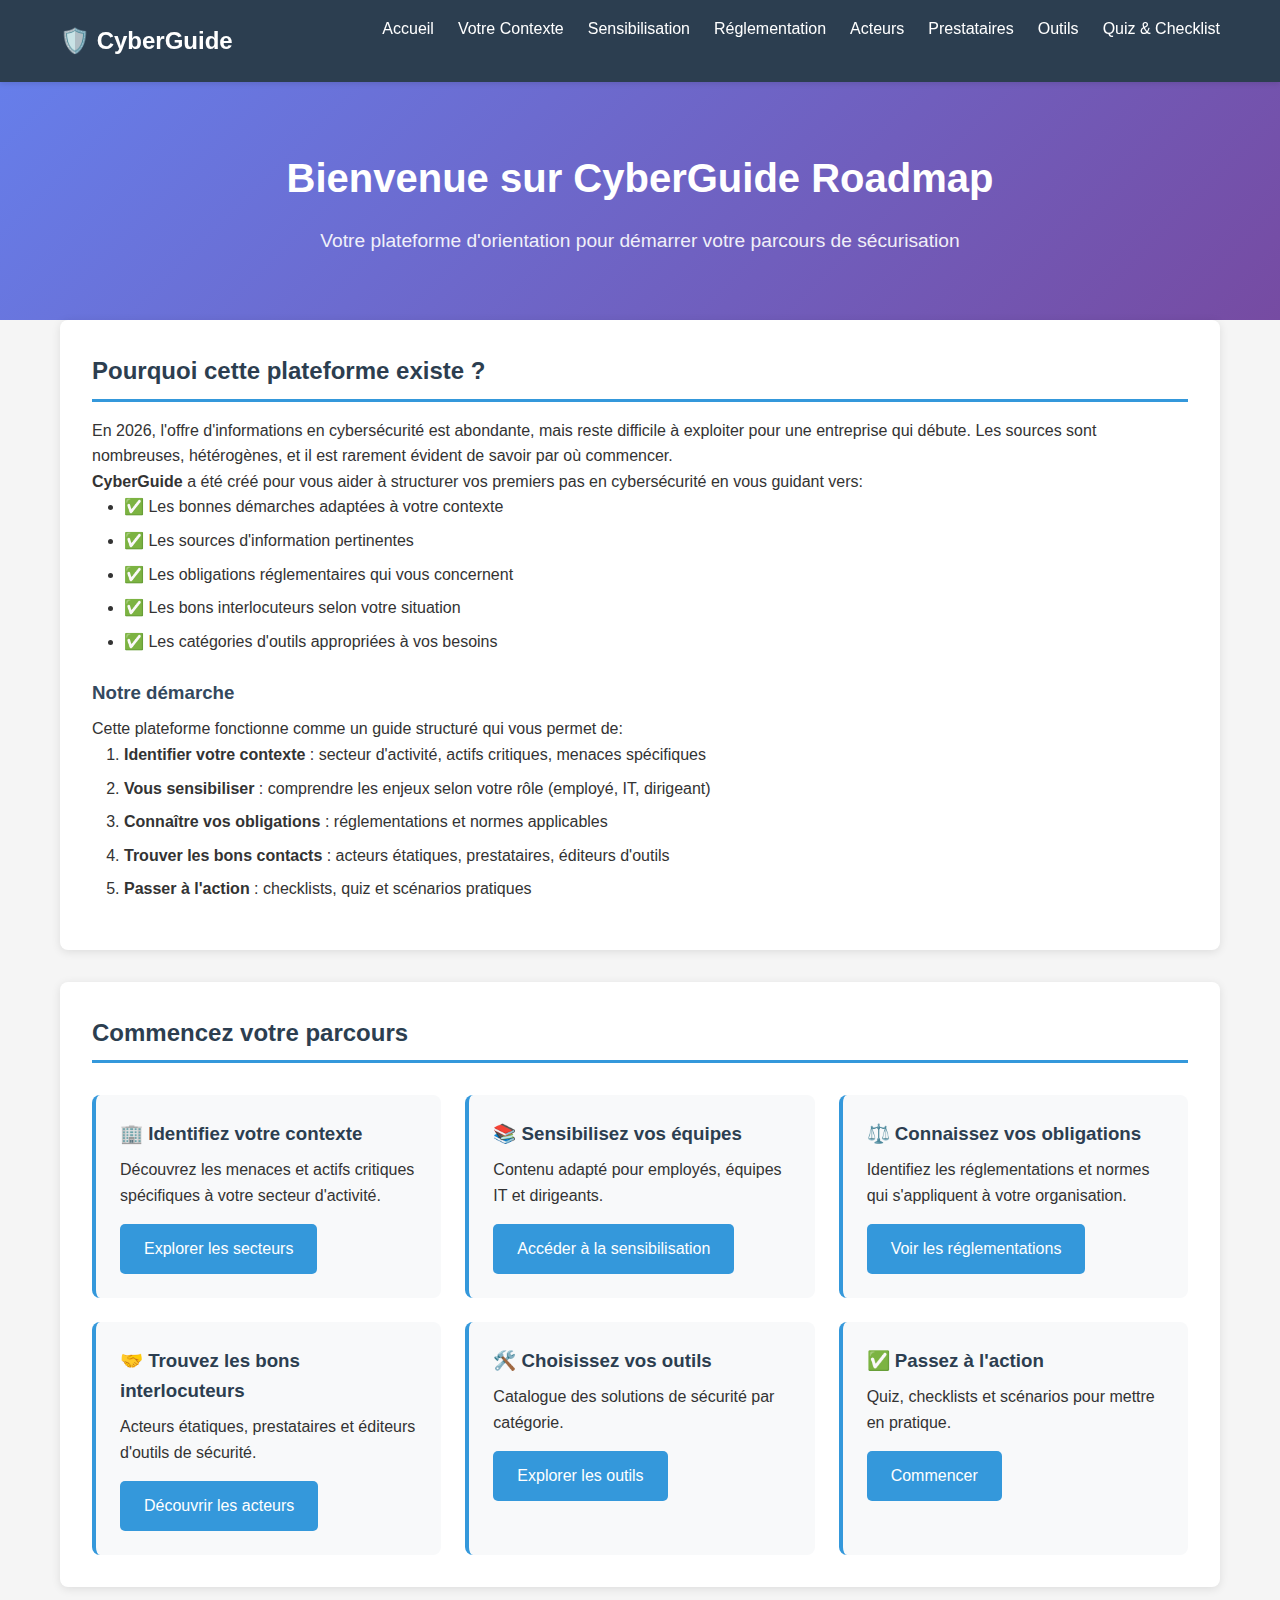
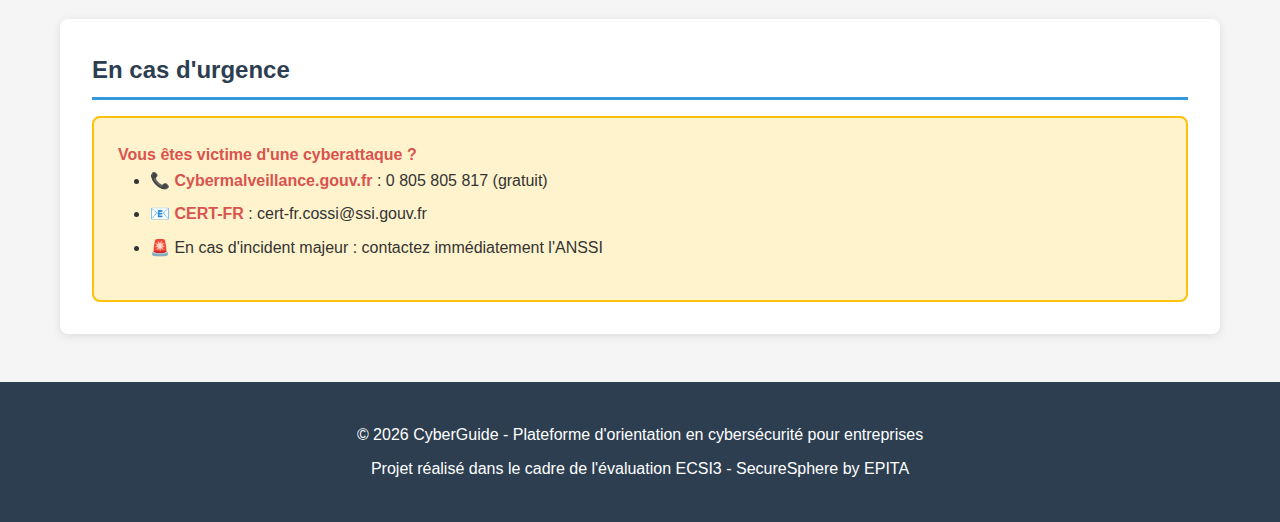
<file: index.html>
<!DOCTYPE html>
<html lang="fr">
<head>
    <meta charset="UTF-8">
    <meta name="viewport" content="width=device-width, initial-scale=1.0">
    <title>CyberGuide - Plateforme d'orientation cybersécurité</title>
    <link rel="stylesheet" href="style.css">
</head>
<body>
    <nav class="navbar">
        <div class="container">
            <h1 class="logo">🛡️ CyberGuide</h1>
            <ul class="nav-menu">
                <li><a href="index.html">Accueil</a></li>
                <li><a href="secteurs.html">Votre Contexte</a></li>
                <li><a href="sensibilisation.html">Sensibilisation</a></li>
                <li><a href="reglementation.html">Réglementation</a></li>
                <li><a href="acteurs.html">Acteurs</a></li>
                <li><a href="prestataires.html">Prestataires</a></li>
                <li><a href="outils.html">Outils</a></li>
                <li><a href="action.html">Quiz & Checklist</a></li>
            </ul>
        </div>
    </nav>

    <header class="hero">
        <div class="container">
            <h1>Bienvenue sur CyberGuide Roadmap</h1>
            <p class="subtitle">Votre plateforme d'orientation pour démarrer votre parcours de sécurisation</p>
        </div>
    </header>

    <main class="container">
        <section class="intro">
            <h2>Pourquoi cette plateforme existe ?</h2>
            <p>En 2026, l'offre d'informations en cybersécurité est abondante, mais reste difficile à exploiter pour une entreprise qui débute. Les sources sont nombreuses, hétérogènes, et il est rarement évident de savoir par où commencer.</p>

            <p><strong>CyberGuide</strong> a été créé pour vous aider à structurer vos premiers pas en cybersécurité en vous guidant vers:</p>
            <ul>
                <li>✅ Les bonnes démarches adaptées à votre contexte</li>
                <li>✅ Les sources d'information pertinentes</li>
                <li>✅ Les obligations réglementaires qui vous concernent</li>
                <li>✅ Les bons interlocuteurs selon votre situation</li>
                <li>✅ Les catégories d'outils appropriées à vos besoins</li>
            </ul>

            <h3>Notre démarche</h3>
            <p>Cette plateforme fonctionne comme un guide structuré qui vous permet de:</p>
            <ol>
                <li><strong>Identifier votre contexte</strong> : secteur d'activité, actifs critiques, menaces spécifiques</li>
                <li><strong>Vous sensibiliser</strong> : comprendre les enjeux selon votre rôle (employé, IT, dirigeant)</li>
                <li><strong>Connaître vos obligations</strong> : réglementations et normes applicables</li>
                <li><strong>Trouver les bons contacts</strong> : acteurs étatiques, prestataires, éditeurs d'outils</li>
                <li><strong>Passer à l'action</strong> : checklists, quiz et scénarios pratiques</li>
            </ol>
        </section>

        <section class="features">
            <h2>Commencez votre parcours</h2>
            <div class="cards">
                <div class="card">
                    <h3>🏢 Identifiez votre contexte</h3>
                    <p>Découvrez les menaces et actifs critiques spécifiques à votre secteur d'activité.</p>
                    <a href="secteurs.html" class="btn">Explorer les secteurs</a>
                </div>

                <div class="card">
                    <h3>📚 Sensibilisez vos équipes</h3>
                    <p>Contenu adapté pour employés, équipes IT et dirigeants.</p>
                    <a href="sensibilisation.html" class="btn">Accéder à la sensibilisation</a>
                </div>

                <div class="card">
                    <h3>⚖️ Connaissez vos obligations</h3>
                    <p>Identifiez les réglementations et normes qui s'appliquent à votre organisation.</p>
                    <a href="reglementation.html" class="btn">Voir les réglementations</a>
                </div>

                <div class="card">
                    <h3>🤝 Trouvez les bons interlocuteurs</h3>
                    <p>Acteurs étatiques, prestataires et éditeurs d'outils de sécurité.</p>
                    <a href="acteurs.html" class="btn">Découvrir les acteurs</a>
                </div>

                <div class="card">
                    <h3>🛠️ Choisissez vos outils</h3>
                    <p>Catalogue des solutions de sécurité par catégorie.</p>
                    <a href="outils.html" class="btn">Explorer les outils</a>
                </div>

                <div class="card">
                    <h3>✅ Passez à l'action</h3>
                    <p>Quiz, checklists et scénarios pour mettre en pratique.</p>
                    <a href="action.html" class="btn">Commencer</a>
                </div>
            </div>
        </section>

        <section class="urgence">
            <h2>En cas d'urgence</h2>
            <div class="emergency-box">
                <p><strong>Vous êtes victime d'une cyberattaque ?</strong></p>
                <ul>
                    <li>📞 <strong>Cybermalveillance.gouv.fr</strong> : 0 805 805 817 (gratuit)</li>
                    <li>📧 <strong>CERT-FR</strong> : cert-fr.cossi@ssi.gouv.fr</li>
                    <li>🚨 En cas d'incident majeur : contactez immédiatement l'ANSSI</li>
                </ul>
            </div>
        </section>
    </main>

    <footer>
        <div class="container">
            <p>&copy; 2026 CyberGuide - Plateforme d'orientation en cybersécurité pour entreprises</p>
            <p>Projet réalisé dans le cadre de l'évaluation ECSI3 - SecureSphere by EPITA</p>
        </div>
    </footer>
</body>
</html>
</file>
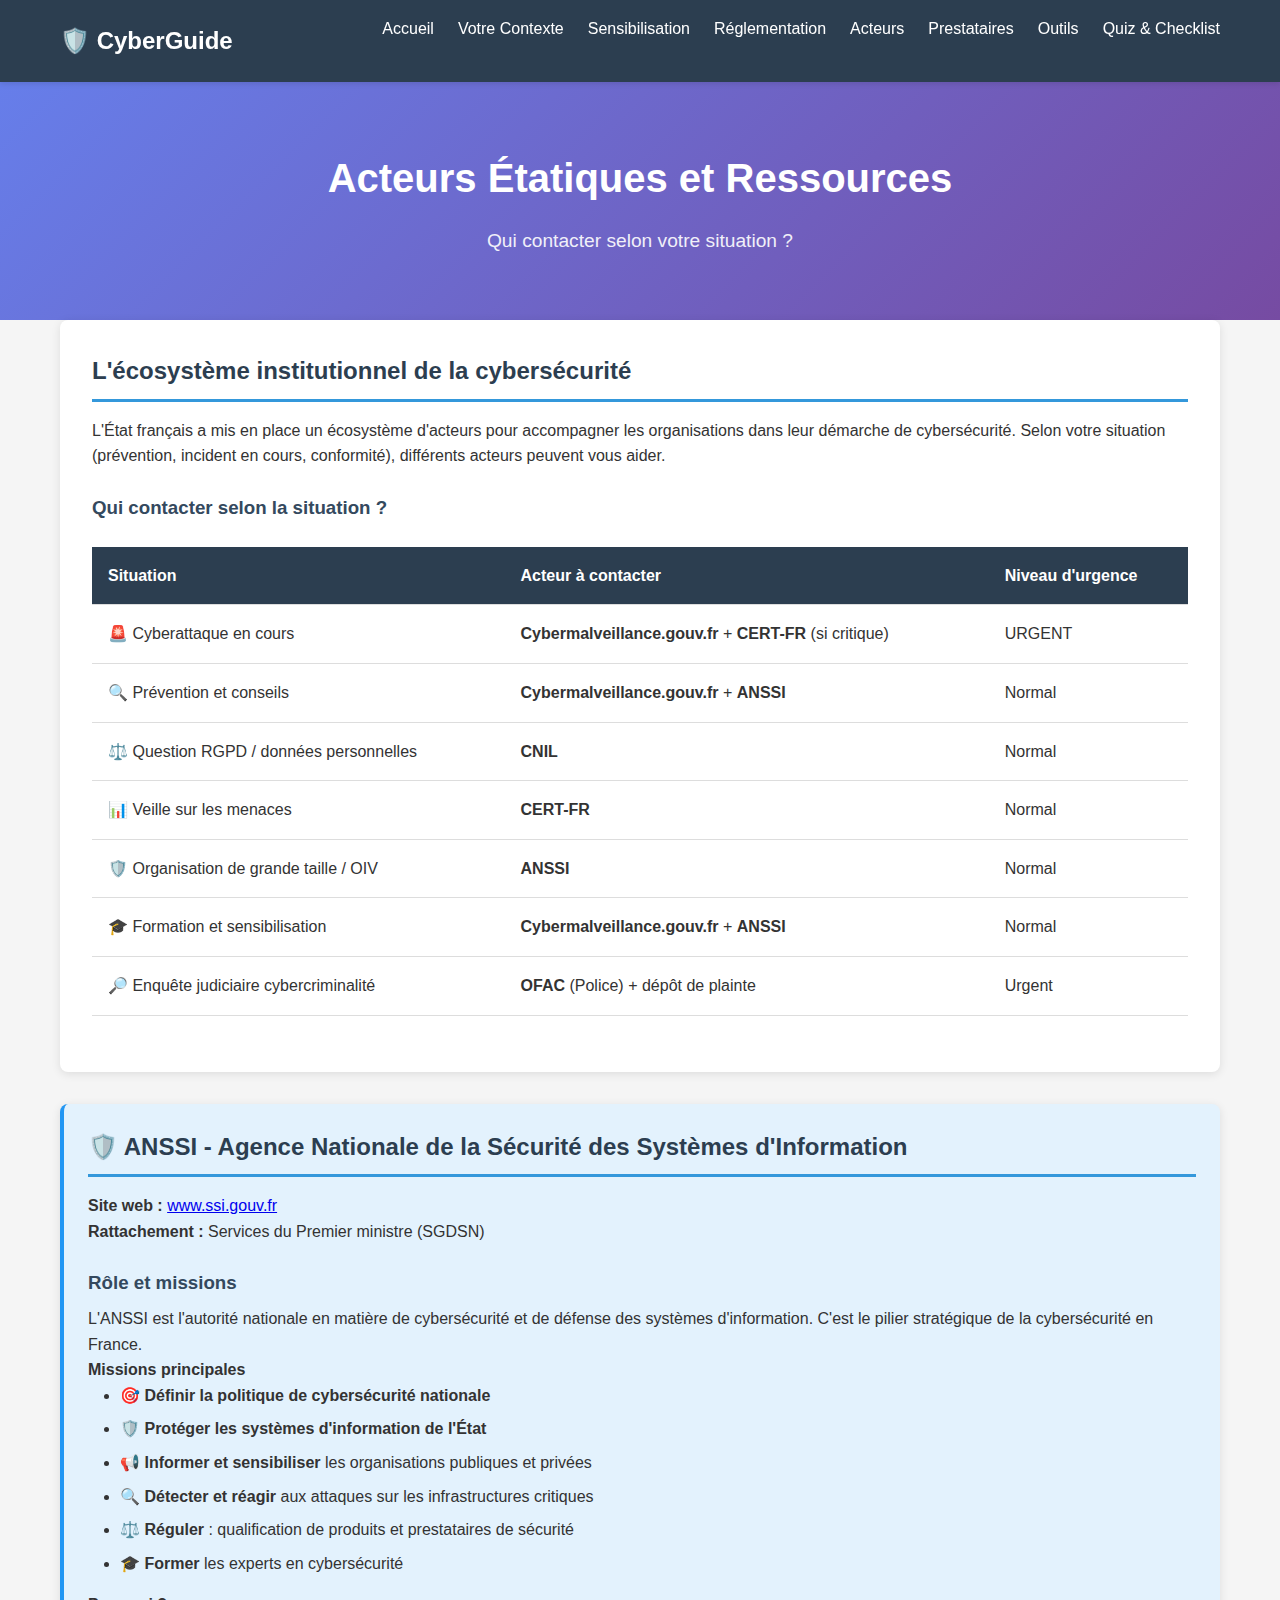
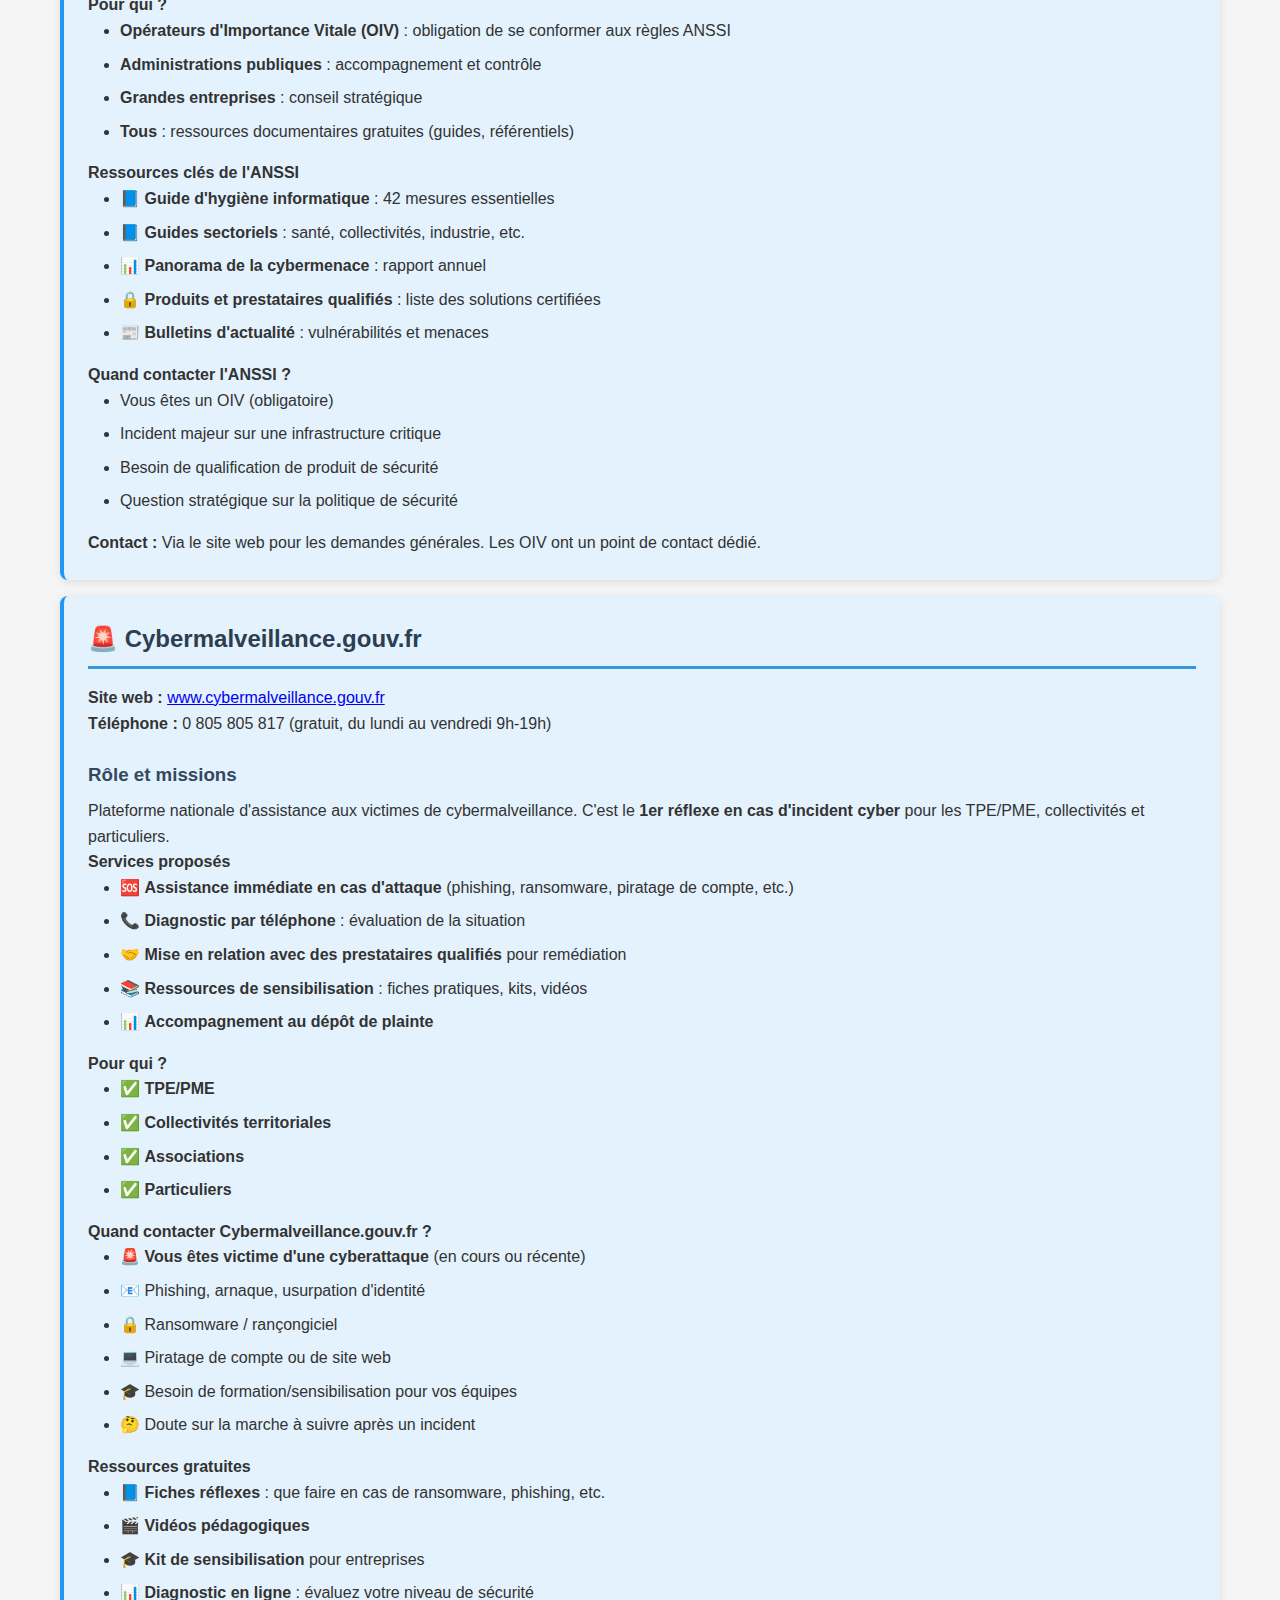
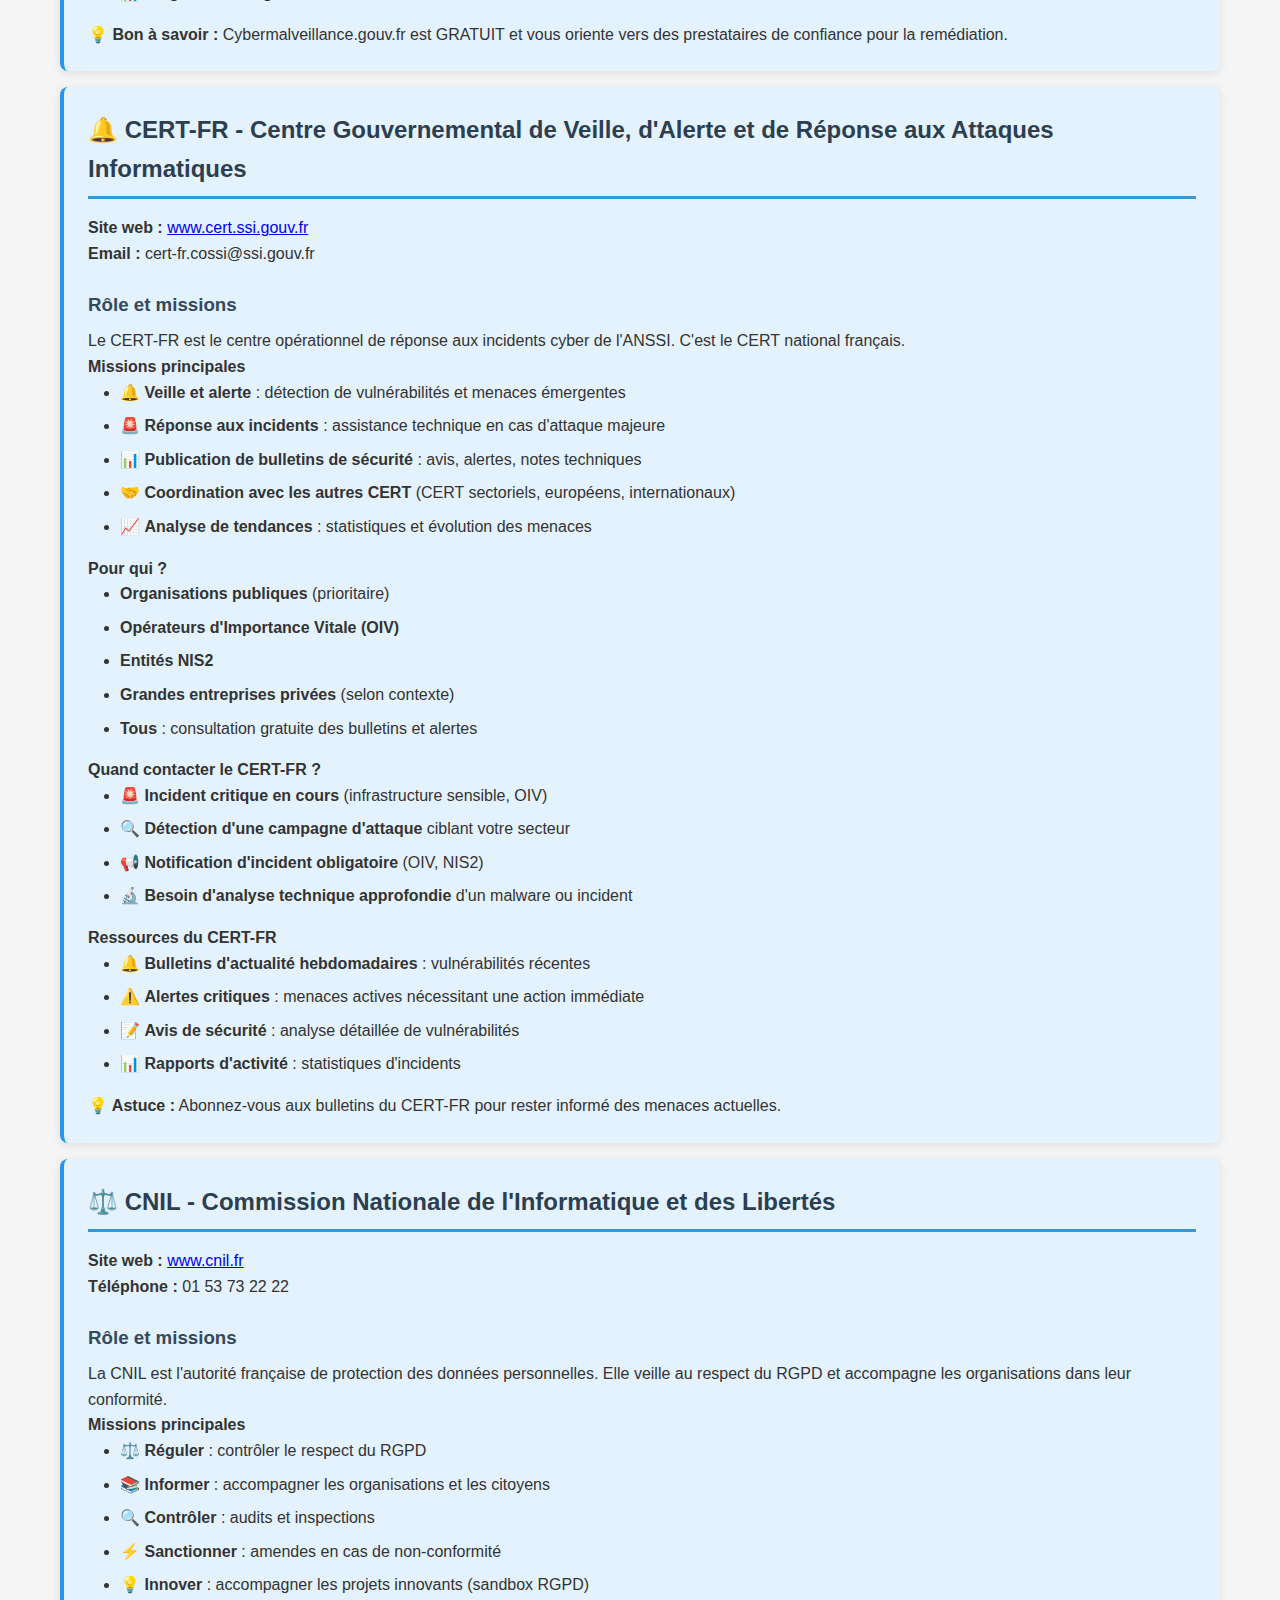
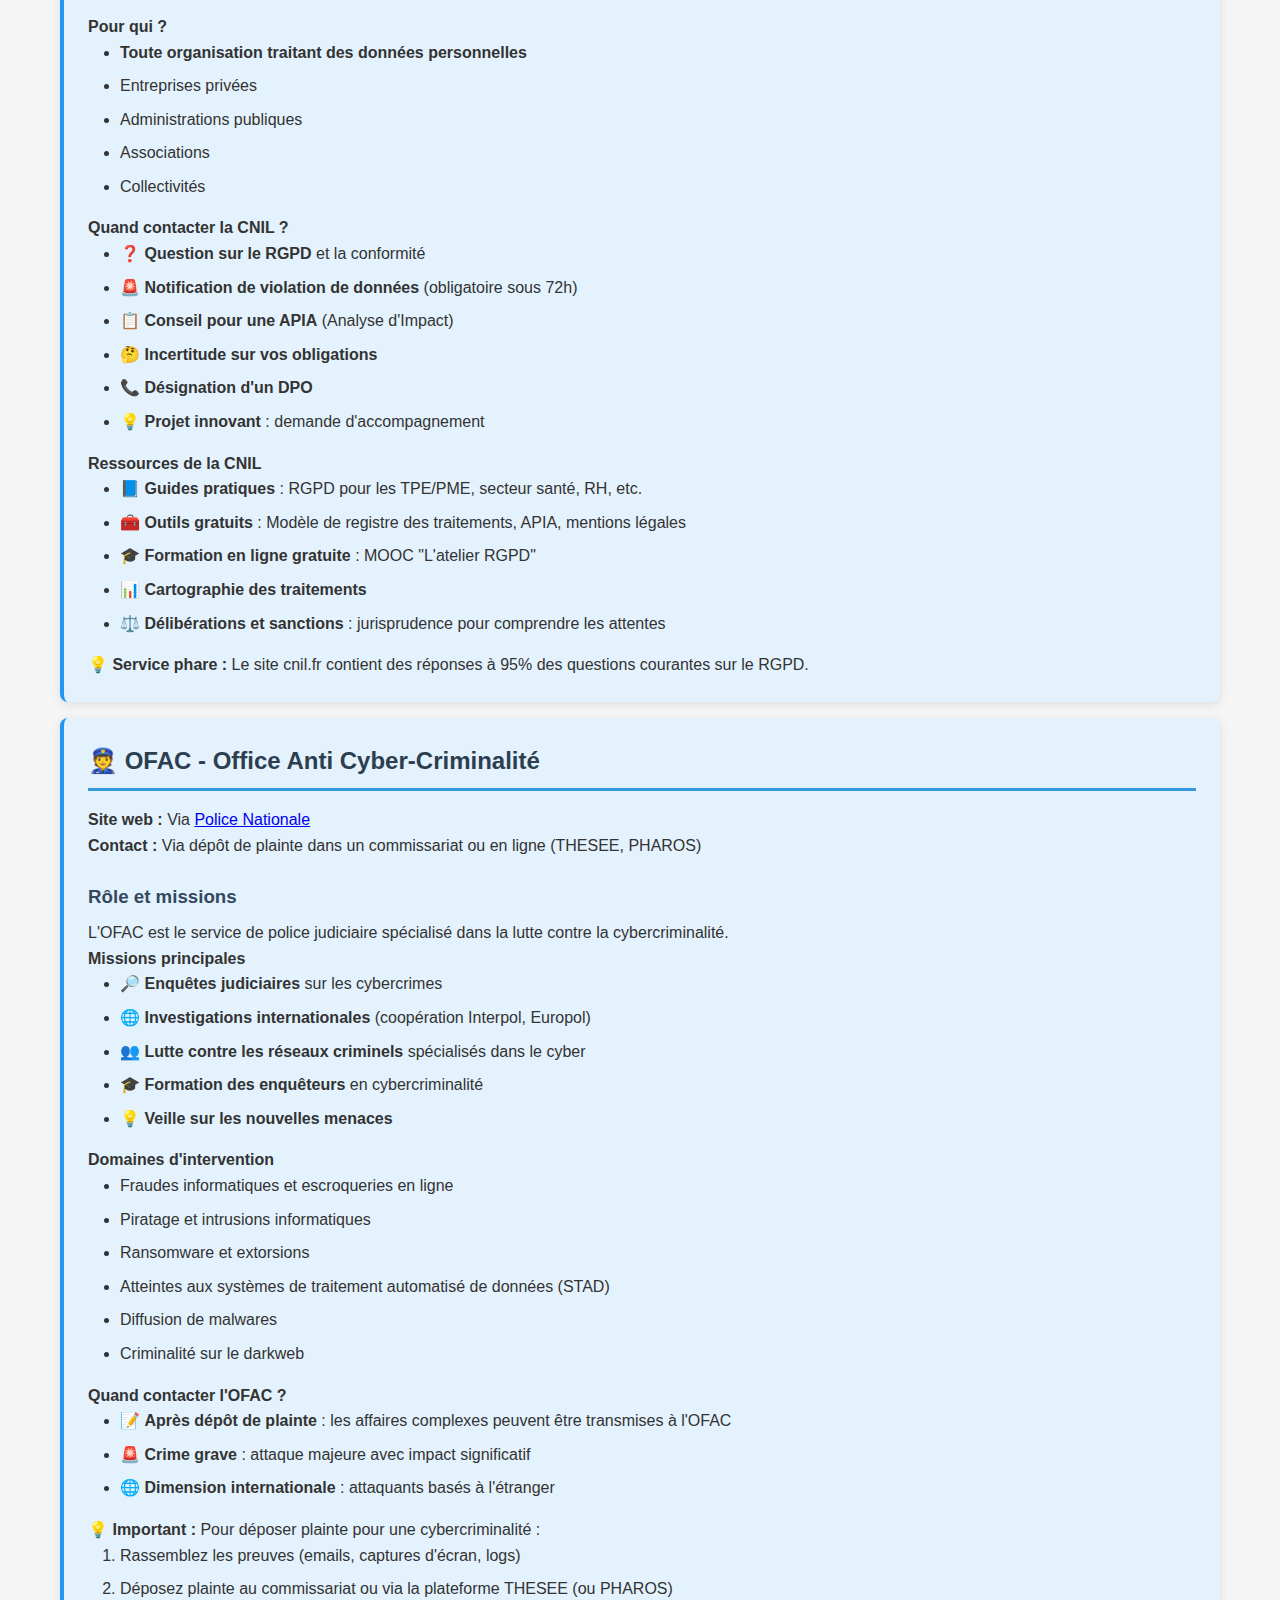
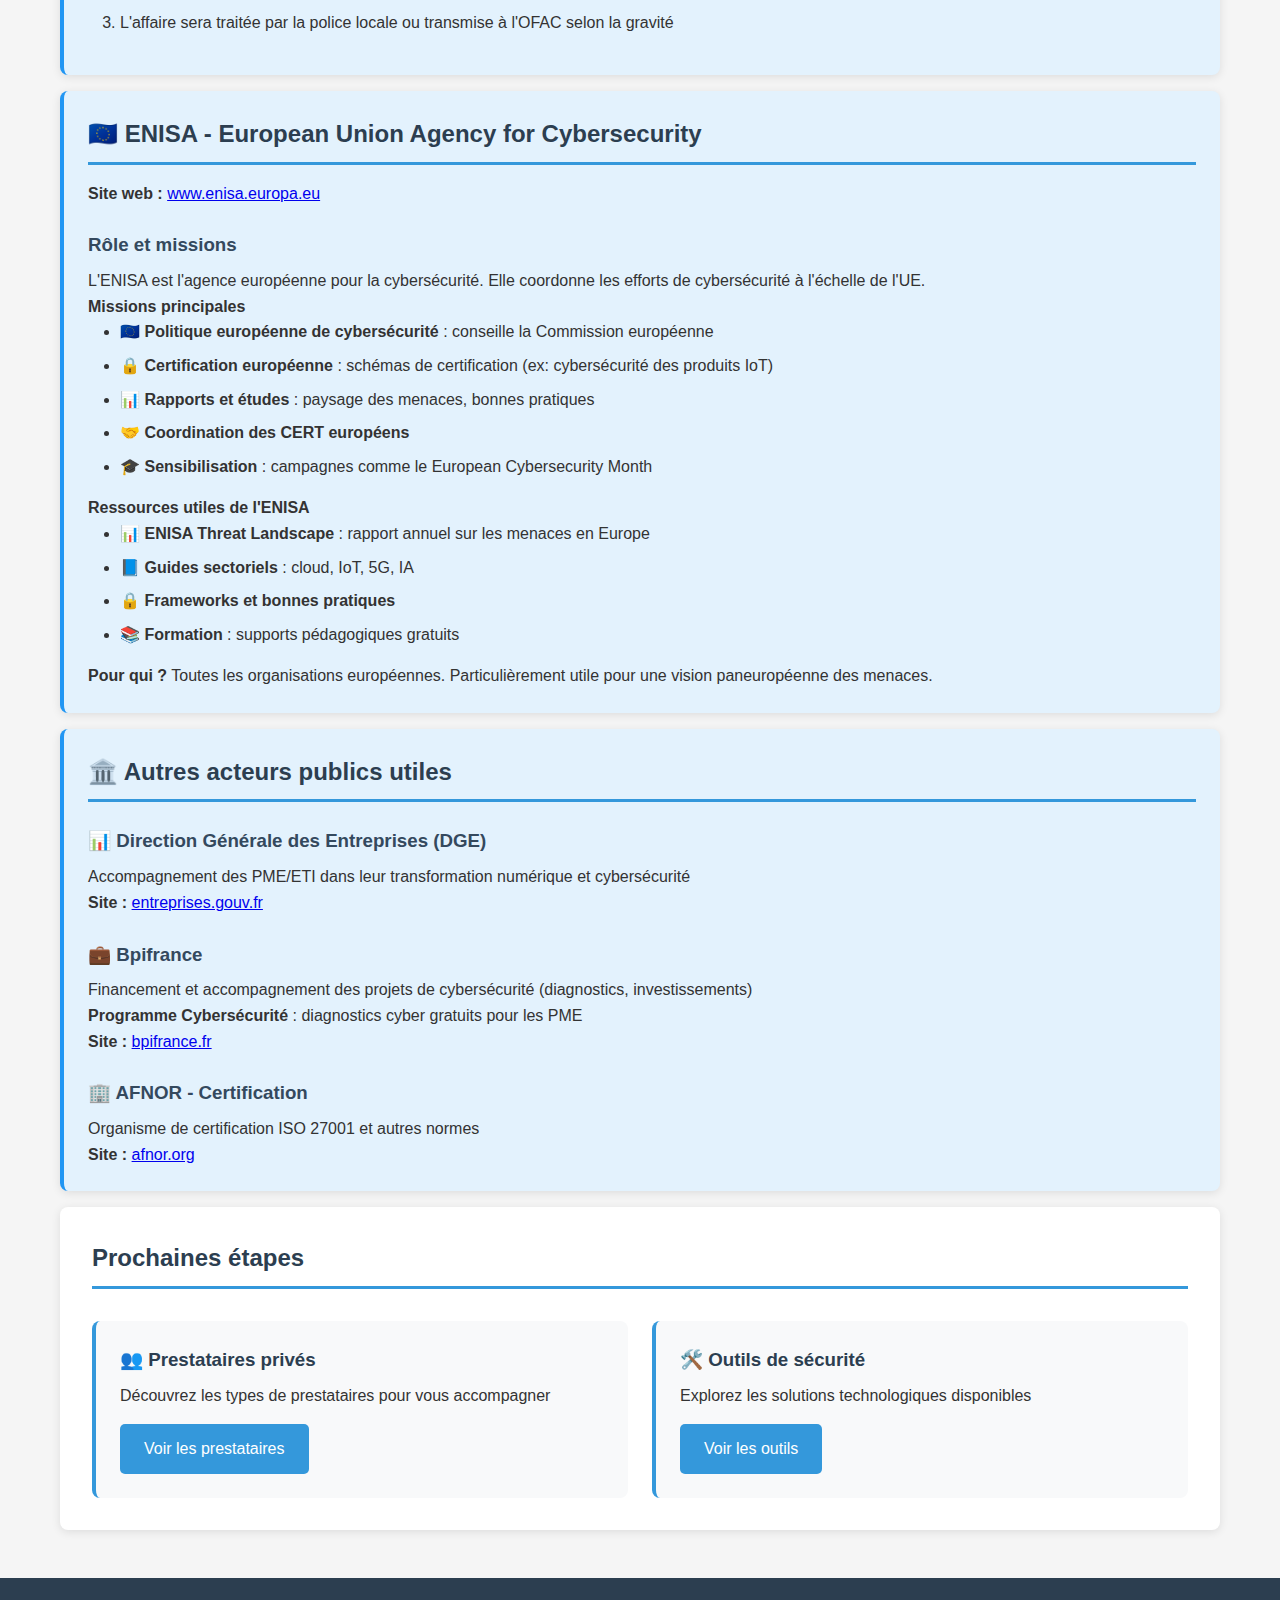
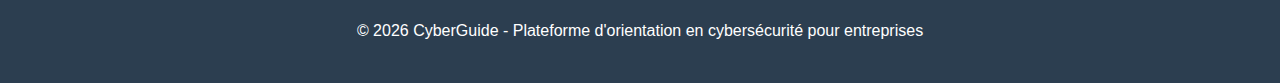
<file: acteurs.html>
<!DOCTYPE html>
<html lang="fr">
<head>
    <meta charset="UTF-8">
    <meta name="viewport" content="width=device-width, initial-scale=1.0">
    <title>Acteurs Étatiques - CyberGuide</title>
    <link rel="stylesheet" href="style.css">
</head>
<body>
    <nav class="navbar">
        <div class="container">
            <h1 class="logo">🛡️ CyberGuide</h1>
            <ul class="nav-menu">
                <li><a href="index.html">Accueil</a></li>
                <li><a href="secteurs.html">Votre Contexte</a></li>
                <li><a href="sensibilisation.html">Sensibilisation</a></li>
                <li><a href="reglementation.html">Réglementation</a></li>
                <li><a href="acteurs.html">Acteurs</a></li>
                <li><a href="prestataires.html">Prestataires</a></li>
                <li><a href="outils.html">Outils</a></li>
                <li><a href="action.html">Quiz & Checklist</a></li>
            </ul>
        </div>
    </nav>

    <header class="hero">
        <div class="container">
            <h1>Acteurs Étatiques et Ressources</h1>
            <p class="subtitle">Qui contacter selon votre situation ?</p>
        </div>
    </header>

    <main class="container">
        <section class="intro">
            <h2>L'écosystème institutionnel de la cybersécurité</h2>
            <p>L'État français a mis en place un écosystème d'acteurs pour accompagner les organisations dans leur démarche de cybersécurité. Selon votre situation (prévention, incident en cours, conformité), différents acteurs peuvent vous aider.</p>

            <h3>Qui contacter selon la situation ?</h3>
            <table>
                <tr>
                    <th>Situation</th>
                    <th>Acteur à contacter</th>
                    <th>Niveau d'urgence</th>
                </tr>
                <tr>
                    <td>🚨 Cyberattaque en cours</td>
                    <td><strong>Cybermalveillance.gouv.fr</strong> + <strong>CERT-FR</strong> (si critique)</td>
                    <td>URGENT</td>
                </tr>
                <tr>
                    <td>🔍 Prévention et conseils</td>
                    <td><strong>Cybermalveillance.gouv.fr</strong> + <strong>ANSSI</strong></td>
                    <td>Normal</td>
                </tr>
                <tr>
                    <td>⚖️ Question RGPD / données personnelles</td>
                    <td><strong>CNIL</strong></td>
                    <td>Normal</td>
                </tr>
                <tr>
                    <td>📊 Veille sur les menaces</td>
                    <td><strong>CERT-FR</strong></td>
                    <td>Normal</td>
                </tr>
                <tr>
                    <td>🛡️ Organisation de grande taille / OIV</td>
                    <td><strong>ANSSI</strong></td>
                    <td>Normal</td>
                </tr>
                <tr>
                    <td>🎓 Formation et sensibilisation</td>
                    <td><strong>Cybermalveillance.gouv.fr</strong> + <strong>ANSSI</strong></td>
                    <td>Normal</td>
                </tr>
                <tr>
                    <td>🔎 Enquête judiciaire cybercriminalité</td>
                    <td><strong>OFAC</strong> (Police) + dépôt de plainte</td>
                    <td>Urgent</td>
                </tr>
            </table>
        </section>

        <section class="acteur-card">
            <h2>🛡️ ANSSI - Agence Nationale de la Sécurité des Systèmes d'Information</h2>
            <p><strong>Site web :</strong> <a href="https://www.ssi.gouv.fr/" target="_blank">www.ssi.gouv.fr</a></p>
            <p><strong>Rattachement :</strong> Services du Premier ministre (SGDSN)</p>

            <h3>Rôle et missions</h3>
            <p>L'ANSSI est l'autorité nationale en matière de cybersécurité et de défense des systèmes d'information. C'est le pilier stratégique de la cybersécurité en France.</p>

            <h4>Missions principales</h4>
            <ul>
                <li>🎯 <strong>Définir la politique de cybersécurité nationale</strong></li>
                <li>🛡️ <strong>Protéger les systèmes d'information de l'État</strong></li>
                <li>📢 <strong>Informer et sensibiliser</strong> les organisations publiques et privées</li>
                <li>🔍 <strong>Détecter et réagir</strong> aux attaques sur les infrastructures critiques</li>
                <li>⚖️ <strong>Réguler</strong> : qualification de produits et prestataires de sécurité</li>
                <li>🎓 <strong>Former</strong> les experts en cybersécurité</li>
            </ul>

            <h4>Pour qui ?</h4>
            <ul>
                <li><strong>Opérateurs d'Importance Vitale (OIV)</strong> : obligation de se conformer aux règles ANSSI</li>
                <li><strong>Administrations publiques</strong> : accompagnement et contrôle</li>
                <li><strong>Grandes entreprises</strong> : conseil stratégique</li>
                <li><strong>Tous</strong> : ressources documentaires gratuites (guides, référentiels)</li>
            </ul>

            <h4>Ressources clés de l'ANSSI</h4>
            <ul>
                <li>📘 <strong>Guide d'hygiène informatique</strong> : 42 mesures essentielles</li>
                <li>📘 <strong>Guides sectoriels</strong> : santé, collectivités, industrie, etc.</li>
                <li>📊 <strong>Panorama de la cybermenace</strong> : rapport annuel</li>
                <li>🔒 <strong>Produits et prestataires qualifiés</strong> : liste des solutions certifiées</li>
                <li>📰 <strong>Bulletins d'actualité</strong> : vulnérabilités et menaces</li>
            </ul>

            <h4>Quand contacter l'ANSSI ?</h4>
            <ul>
                <li>Vous êtes un OIV (obligatoire)</li>
                <li>Incident majeur sur une infrastructure critique</li>
                <li>Besoin de qualification de produit de sécurité</li>
                <li>Question stratégique sur la politique de sécurité</li>
            </ul>

            <p><strong>Contact :</strong> Via le site web pour les demandes générales. Les OIV ont un point de contact dédié.</p>
        </section>

        <section class="acteur-card">
            <h2>🚨 Cybermalveillance.gouv.fr</h2>
            <p><strong>Site web :</strong> <a href="https://www.cybermalveillance.gouv.fr/" target="_blank">www.cybermalveillance.gouv.fr</a></p>
            <p><strong>Téléphone :</strong> 0 805 805 817 (gratuit, du lundi au vendredi 9h-19h)</p>

            <h3>Rôle et missions</h3>
            <p>Plateforme nationale d'assistance aux victimes de cybermalveillance. C'est le <strong>1er réflexe en cas d'incident cyber</strong> pour les TPE/PME, collectivités et particuliers.</p>

            <h4>Services proposés</h4>
            <ul>
                <li>🆘 <strong>Assistance immédiate en cas d'attaque</strong> (phishing, ransomware, piratage de compte, etc.)</li>
                <li>📞 <strong>Diagnostic par téléphone</strong> : évaluation de la situation</li>
                <li>🤝 <strong>Mise en relation avec des prestataires qualifiés</strong> pour remédiation</li>
                <li>📚 <strong>Ressources de sensibilisation</strong> : fiches pratiques, kits, vidéos</li>
                <li>📊 <strong>Accompagnement au dépôt de plainte</strong></li>
            </ul>

            <h4>Pour qui ?</h4>
            <ul>
                <li>✅ <strong>TPE/PME</strong></li>
                <li>✅ <strong>Collectivités territoriales</strong></li>
                <li>✅ <strong>Associations</strong></li>
                <li>✅ <strong>Particuliers</strong></li>
            </ul>

            <h4>Quand contacter Cybermalveillance.gouv.fr ?</h4>
            <ul>
                <li>🚨 <strong>Vous êtes victime d'une cyberattaque</strong> (en cours ou récente)</li>
                <li>📧 Phishing, arnaque, usurpation d'identité</li>
                <li>🔒 Ransomware / rançongiciel</li>
                <li>💻 Piratage de compte ou de site web</li>
                <li>🎓 Besoin de formation/sensibilisation pour vos équipes</li>
                <li>🤔 Doute sur la marche à suivre après un incident</li>
            </ul>

            <h4>Ressources gratuites</h4>
            <ul>
                <li>📘 <strong>Fiches réflexes</strong> : que faire en cas de ransomware, phishing, etc.</li>
                <li>🎬 <strong>Vidéos pédagogiques</strong></li>
                <li>🎓 <strong>Kit de sensibilisation</strong> pour entreprises</li>
                <li>📊 <strong>Diagnostic en ligne</strong> : évaluez votre niveau de sécurité</li>
            </ul>

            <p><strong>💡 Bon à savoir :</strong> Cybermalveillance.gouv.fr est GRATUIT et vous oriente vers des prestataires de confiance pour la remédiation.</p>
        </section>

        <section class="acteur-card">
            <h2>🔔 CERT-FR - Centre Gouvernemental de Veille, d'Alerte et de Réponse aux Attaques Informatiques</h2>
            <p><strong>Site web :</strong> <a href="https://www.cert.ssi.gouv.fr/" target="_blank">www.cert.ssi.gouv.fr</a></p>
            <p><strong>Email :</strong> cert-fr.cossi@ssi.gouv.fr</p>

            <h3>Rôle et missions</h3>
            <p>Le CERT-FR est le centre opérationnel de réponse aux incidents cyber de l'ANSSI. C'est le CERT national français.</p>

            <h4>Missions principales</h4>
            <ul>
                <li>🔔 <strong>Veille et alerte</strong> : détection de vulnérabilités et menaces émergentes</li>
                <li>🚨 <strong>Réponse aux incidents</strong> : assistance technique en cas d'attaque majeure</li>
                <li>📊 <strong>Publication de bulletins de sécurité</strong> : avis, alertes, notes techniques</li>
                <li>🤝 <strong>Coordination avec les autres CERT</strong> (CERT sectoriels, européens, internationaux)</li>
                <li>📈 <strong>Analyse de tendances</strong> : statistiques et évolution des menaces</li>
            </ul>

            <h4>Pour qui ?</h4>
            <ul>
                <li><strong>Organisations publiques</strong> (prioritaire)</li>
                <li><strong>Opérateurs d'Importance Vitale (OIV)</strong></li>
                <li><strong>Entités NIS2</strong></li>
                <li><strong>Grandes entreprises privées</strong> (selon contexte)</li>
                <li><strong>Tous</strong> : consultation gratuite des bulletins et alertes</li>
            </ul>

            <h4>Quand contacter le CERT-FR ?</h4>
            <ul>
                <li>🚨 <strong>Incident critique en cours</strong> (infrastructure sensible, OIV)</li>
                <li>🔍 <strong>Détection d'une campagne d'attaque</strong> ciblant votre secteur</li>
                <li>📢 <strong>Notification d'incident obligatoire</strong> (OIV, NIS2)</li>
                <li>🔬 <strong>Besoin d'analyse technique approfondie</strong> d'un malware ou incident</li>
            </ul>

            <h4>Ressources du CERT-FR</h4>
            <ul>
                <li>🔔 <strong>Bulletins d'actualité hebdomadaires</strong> : vulnérabilités récentes</li>
                <li>⚠️ <strong>Alertes critiques</strong> : menaces actives nécessitant une action immédiate</li>
                <li>📝 <strong>Avis de sécurité</strong> : analyse détaillée de vulnérabilités</li>
                <li>📊 <strong>Rapports d'activité</strong> : statistiques d'incidents</li>
            </ul>

            <p><strong>💡 Astuce :</strong> Abonnez-vous aux bulletins du CERT-FR pour rester informé des menaces actuelles.</p>
        </section>

        <section class="acteur-card">
            <h2>⚖️ CNIL - Commission Nationale de l'Informatique et des Libertés</h2>
            <p><strong>Site web :</strong> <a href="https://www.cnil.fr/" target="_blank">www.cnil.fr</a></p>
            <p><strong>Téléphone :</strong> 01 53 73 22 22</p>

            <h3>Rôle et missions</h3>
            <p>La CNIL est l'autorité française de protection des données personnelles. Elle veille au respect du RGPD et accompagne les organisations dans leur conformité.</p>

            <h4>Missions principales</h4>
            <ul>
                <li>⚖️ <strong>Réguler</strong> : contrôler le respect du RGPD</li>
                <li>📚 <strong>Informer</strong> : accompagner les organisations et les citoyens</li>
                <li>🔍 <strong>Contrôler</strong> : audits et inspections</li>
                <li>⚡ <strong>Sanctionner</strong> : amendes en cas de non-conformité</li>
                <li>💡 <strong>Innover</strong> : accompagner les projets innovants (sandbox RGPD)</li>
            </ul>

            <h4>Pour qui ?</h4>
            <ul>
                <li><strong>Toute organisation traitant des données personnelles</strong></li>
                <li>Entreprises privées</li>
                <li>Administrations publiques</li>
                <li>Associations</li>
                <li>Collectivités</li>
            </ul>

            <h4>Quand contacter la CNIL ?</h4>
            <ul>
                <li>❓ <strong>Question sur le RGPD</strong> et la conformité</li>
                <li>🚨 <strong>Notification de violation de données</strong> (obligatoire sous 72h)</li>
                <li>📋 <strong>Conseil pour une APIA</strong> (Analyse d'Impact)</li>
                <li>🤔 <strong>Incertitude sur vos obligations</strong></li>
                <li>📞 <strong>Désignation d'un DPO</strong></li>
                <li>💡 <strong>Projet innovant</strong> : demande d'accompagnement</li>
            </ul>

            <h4>Ressources de la CNIL</h4>
            <ul>
                <li>📘 <strong>Guides pratiques</strong> : RGPD pour les TPE/PME, secteur santé, RH, etc.</li>
                <li>🧰 <strong>Outils gratuits</strong> : Modèle de registre des traitements, APIA, mentions légales</li>
                <li>🎓 <strong>Formation en ligne gratuite</strong> : MOOC "L'atelier RGPD"</li>
                <li>📊 <strong>Cartographie des traitements</strong></li>
                <li>⚖️ <strong>Délibérations et sanctions</strong> : jurisprudence pour comprendre les attentes</li>
            </ul>

            <p><strong>💡 Service phare :</strong> Le site cnil.fr contient des réponses à 95% des questions courantes sur le RGPD.</p>
        </section>

        <section class="acteur-card">
            <h2>👮 OFAC - Office Anti Cyber-Criminalité</h2>
            <p><strong>Site web :</strong> Via <a href="https://www.interieur.gouv.fr/" target="_blank">Police Nationale</a></p>
            <p><strong>Contact :</strong> Via dépôt de plainte dans un commissariat ou en ligne (THESEE, PHAROS)</p>

            <h3>Rôle et missions</h3>
            <p>L'OFAC est le service de police judiciaire spécialisé dans la lutte contre la cybercriminalité.</p>

            <h4>Missions principales</h4>
            <ul>
                <li>🔎 <strong>Enquêtes judiciaires</strong> sur les cybercrimes</li>
                <li>🌐 <strong>Investigations internationales</strong> (coopération Interpol, Europol)</li>
                <li>👥 <strong>Lutte contre les réseaux criminels</strong> spécialisés dans le cyber</li>
                <li>🎓 <strong>Formation des enquêteurs</strong> en cybercriminalité</li>
                <li>💡 <strong>Veille sur les nouvelles menaces</strong></li>
            </ul>

            <h4>Domaines d'intervention</h4>
            <ul>
                <li>Fraudes informatiques et escroqueries en ligne</li>
                <li>Piratage et intrusions informatiques</li>
                <li>Ransomware et extorsions</li>
                <li>Atteintes aux systèmes de traitement automatisé de données (STAD)</li>
                <li>Diffusion de malwares</li>
                <li>Criminalité sur le darkweb</li>
            </ul>

            <h4>Quand contacter l'OFAC ?</h4>
            <ul>
                <li>📝 <strong>Après dépôt de plainte</strong> : les affaires complexes peuvent être transmises à l'OFAC</li>
                <li>🚨 <strong>Crime grave</strong> : attaque majeure avec impact significatif</li>
                <li>🌐 <strong>Dimension internationale</strong> : attaquants basés à l'étranger</li>
            </ul>

            <p><strong>💡 Important :</strong> Pour déposer plainte pour une cybercriminalité :</p>
            <ol>
                <li>Rassemblez les preuves (emails, captures d'écran, logs)</li>
                <li>Déposez plainte au commissariat ou via la plateforme THESEE (ou PHAROS)</li>
                <li>L'affaire sera traitée par la police locale ou transmise à l'OFAC selon la gravité</li>
            </ol>
        </section>

        <section class="acteur-card">
            <h2>🇪🇺 ENISA - European Union Agency for Cybersecurity</h2>
            <p><strong>Site web :</strong> <a href="https://www.enisa.europa.eu/" target="_blank">www.enisa.europa.eu</a></p>

            <h3>Rôle et missions</h3>
            <p>L'ENISA est l'agence européenne pour la cybersécurité. Elle coordonne les efforts de cybersécurité à l'échelle de l'UE.</p>

            <h4>Missions principales</h4>
            <ul>
                <li>🇪🇺 <strong>Politique européenne de cybersécurité</strong> : conseille la Commission européenne</li>
                <li>🔒 <strong>Certification européenne</strong> : schémas de certification (ex: cybersécurité des produits IoT)</li>
                <li>📊 <strong>Rapports et études</strong> : paysage des menaces, bonnes pratiques</li>
                <li>🤝 <strong>Coordination des CERT européens</strong></li>
                <li>🎓 <strong>Sensibilisation</strong> : campagnes comme le European Cybersecurity Month</li>
            </ul>

            <h4>Ressources utiles de l'ENISA</h4>
            <ul>
                <li>📊 <strong>ENISA Threat Landscape</strong> : rapport annuel sur les menaces en Europe</li>
                <li>📘 <strong>Guides sectoriels</strong> : cloud, IoT, 5G, IA</li>
                <li>🔒 <strong>Frameworks et bonnes pratiques</strong></li>
                <li>📚 <strong>Formation</strong> : supports pédagogiques gratuits</li>
            </ul>

            <p><strong>Pour qui ?</strong> Toutes les organisations européennes. Particulièrement utile pour une vision paneuropéenne des menaces.</p>
        </section>

        <section class="acteur-card">
            <h2>🏛️ Autres acteurs publics utiles</h2>

            <h3>📊 Direction Générale des Entreprises (DGE)</h3>
            <p>Accompagnement des PME/ETI dans leur transformation numérique et cybersécurité</p>
            <p><strong>Site :</strong> <a href="https://www.entreprises.gouv.fr/" target="_blank">entreprises.gouv.fr</a></p>

            <h3>💼 Bpifrance</h3>
            <p>Financement et accompagnement des projets de cybersécurité (diagnostics, investissements)</p>
            <p><strong>Programme Cybersécurité</strong> : diagnostics cyber gratuits pour les PME</p>
            <p><strong>Site :</strong> <a href="https://www.bpifrance.fr/" target="_blank">bpifrance.fr</a></p>

            <h3>🏢 AFNOR - Certification</h3>
            <p>Organisme de certification ISO 27001 et autres normes</p>
            <p><strong>Site :</strong> <a href="https://www.afnor.org/" target="_blank">afnor.org</a></p>
        </section>

        <section>
            <h2>Prochaines étapes</h2>
            <div class="cards">
                <div class="card">
                    <h3>👥 Prestataires privés</h3>
                    <p>Découvrez les types de prestataires pour vous accompagner</p>
                    <a href="prestataires.html" class="btn">Voir les prestataires</a>
                </div>
                <div class="card">
                    <h3>🛠️ Outils de sécurité</h3>
                    <p>Explorez les solutions technologiques disponibles</p>
                    <a href="outils.html" class="btn">Voir les outils</a>
                </div>
            </div>
        </section>
    </main>

    <footer>
        <div class="container">
            <p>&copy; 2026 CyberGuide - Plateforme d'orientation en cybersécurité pour entreprises</p>
        </div>
    </footer>
</body>
</html>
</file>
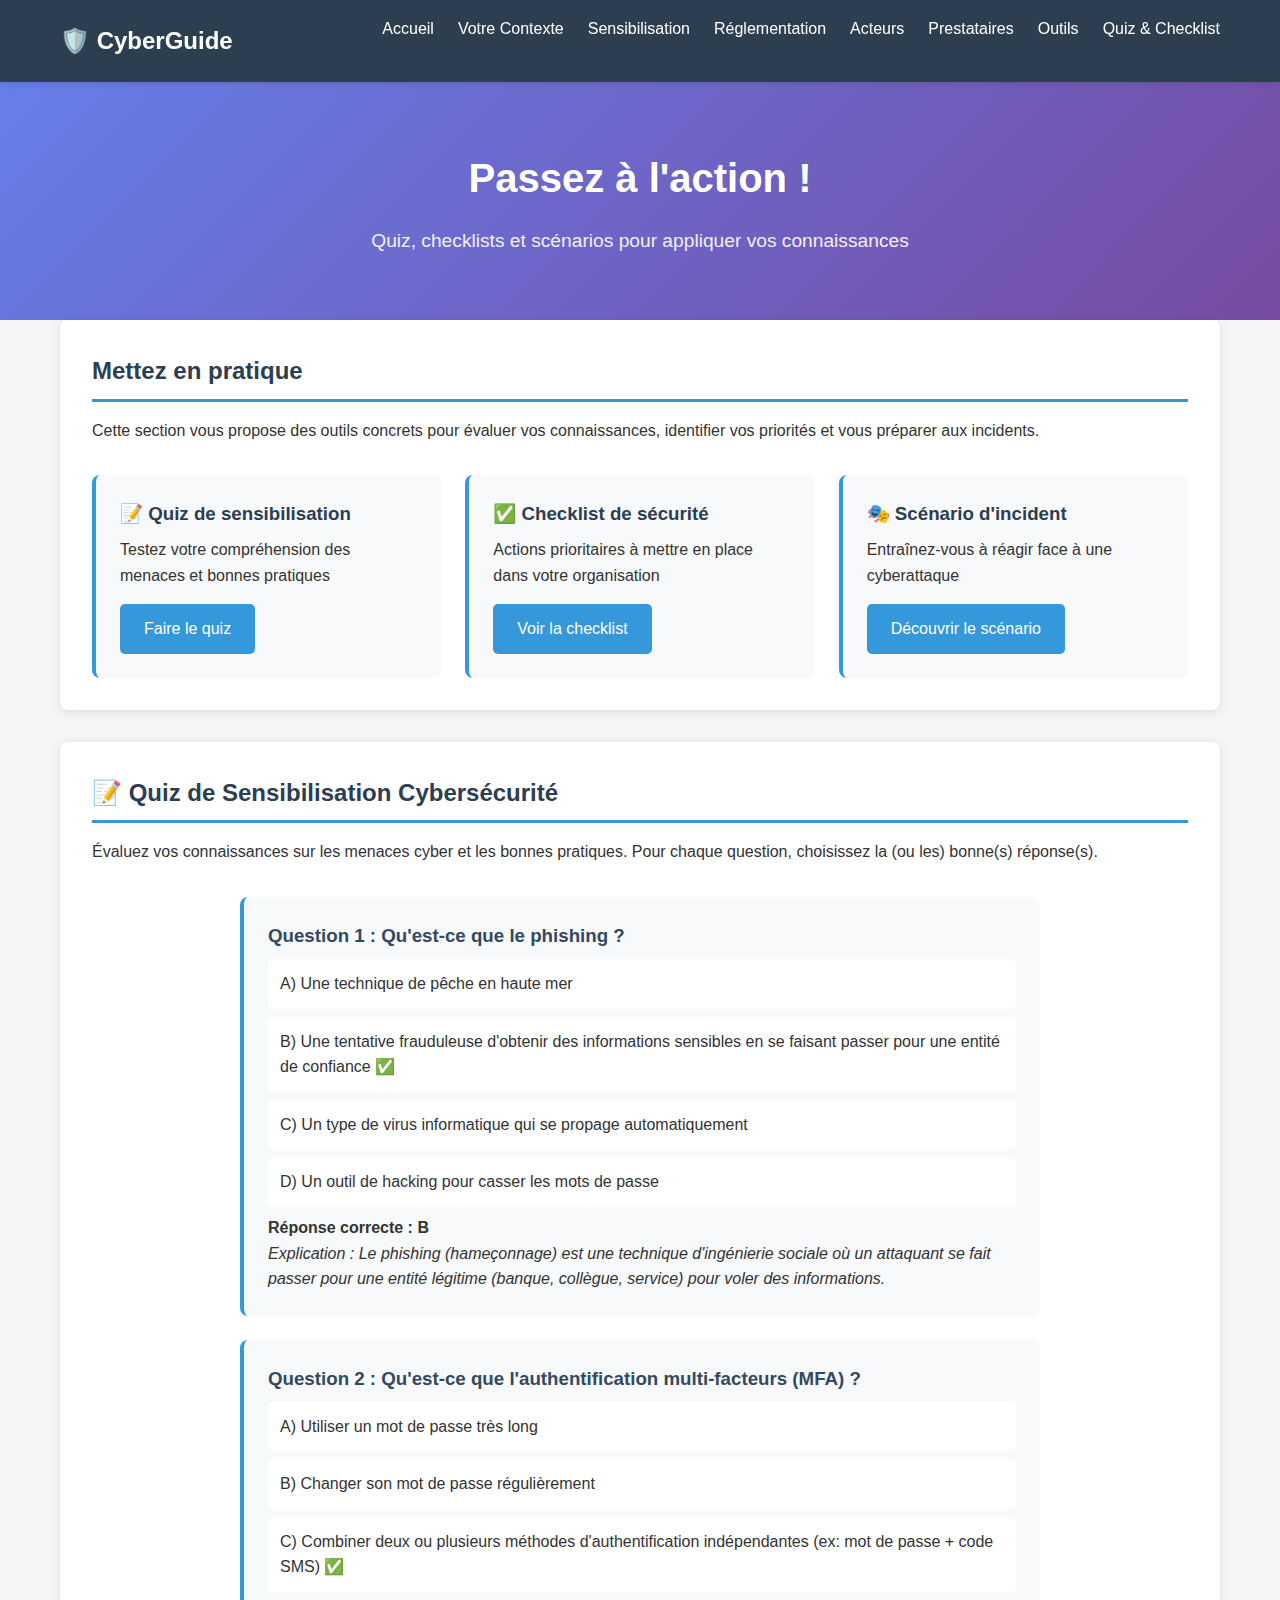
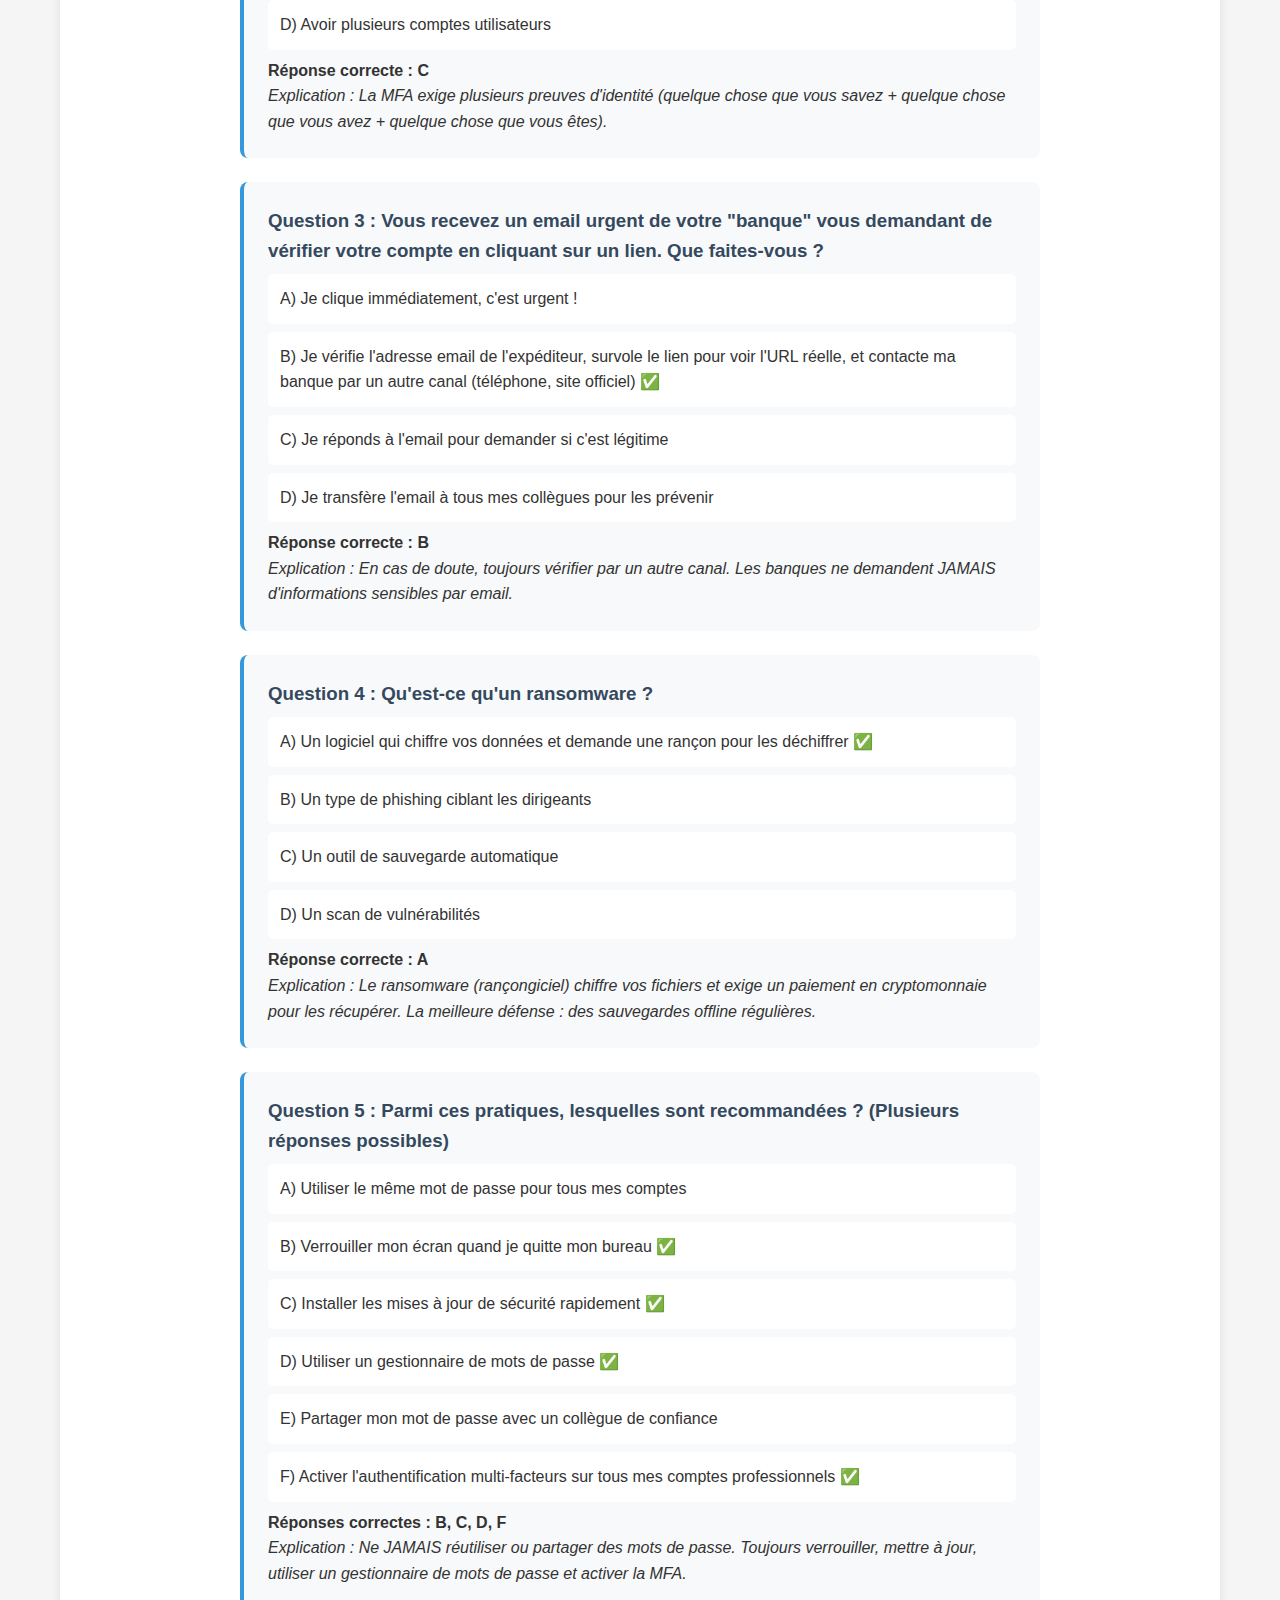
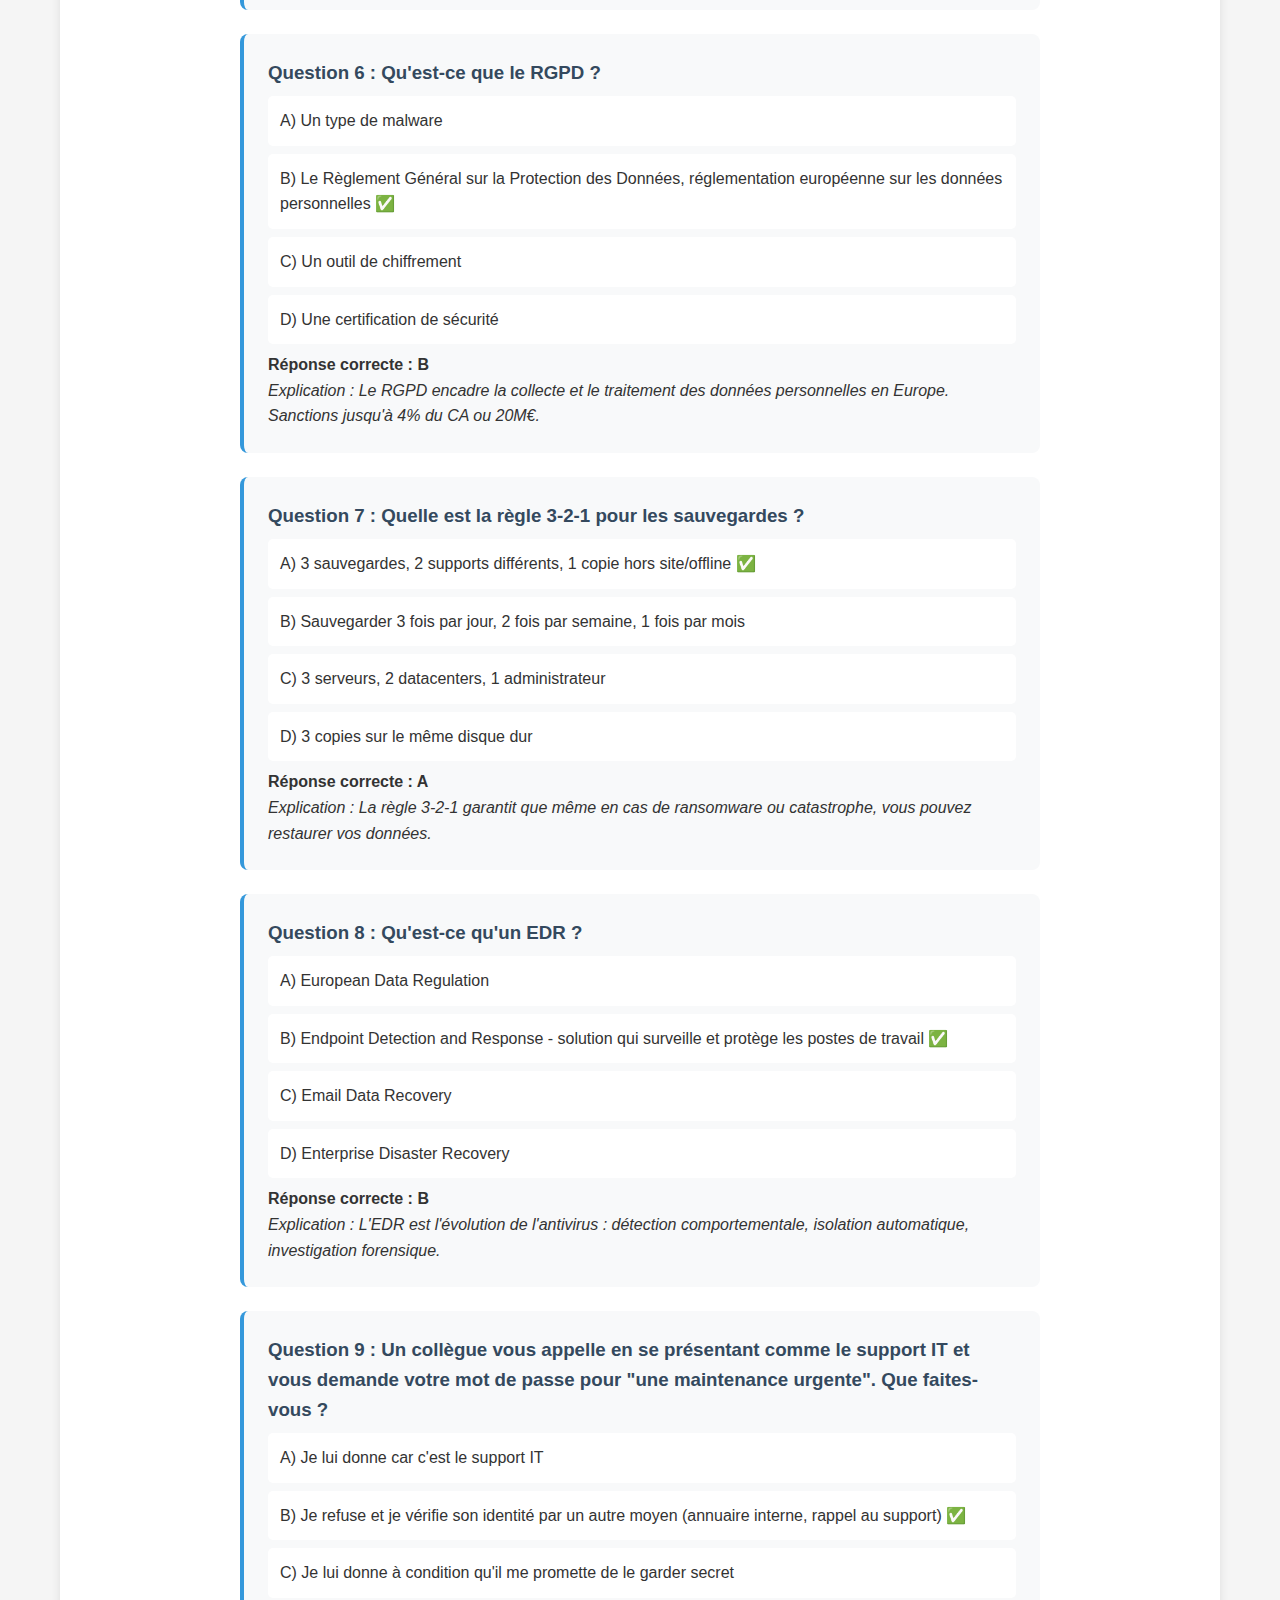
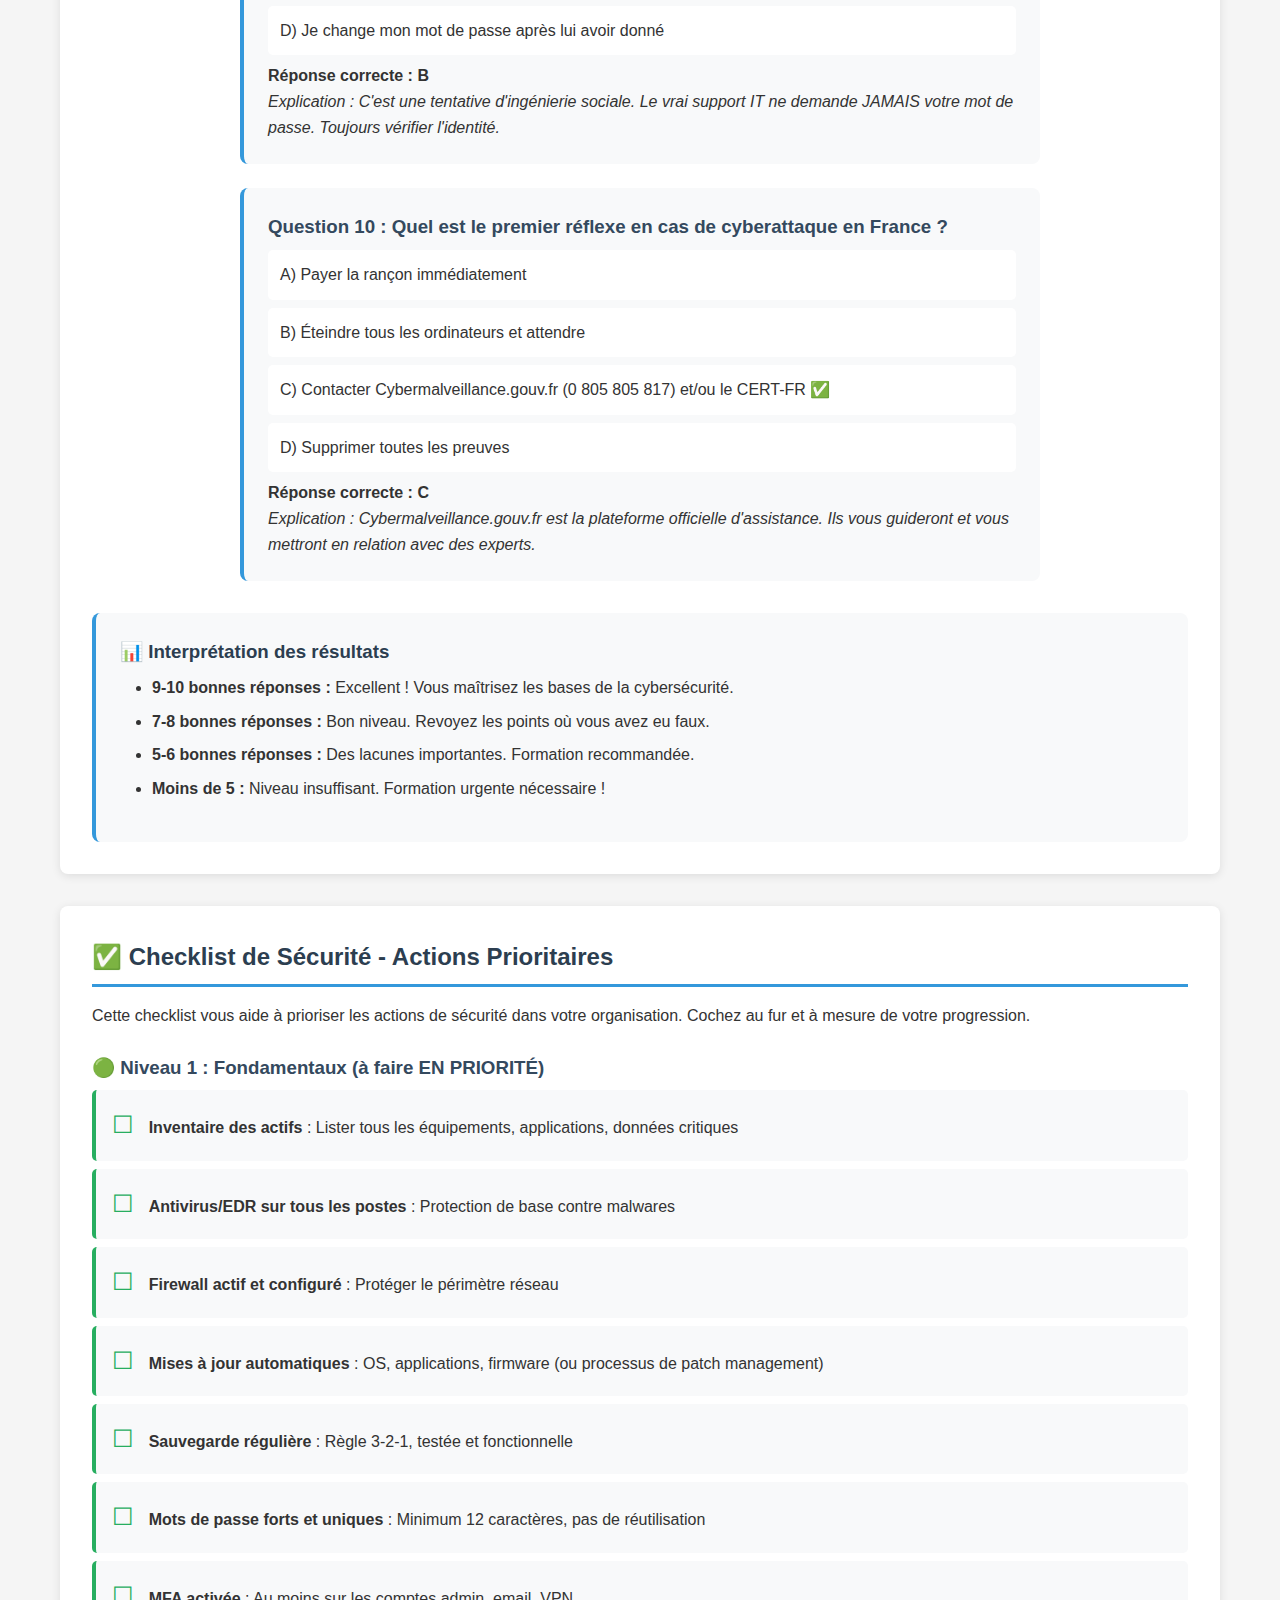
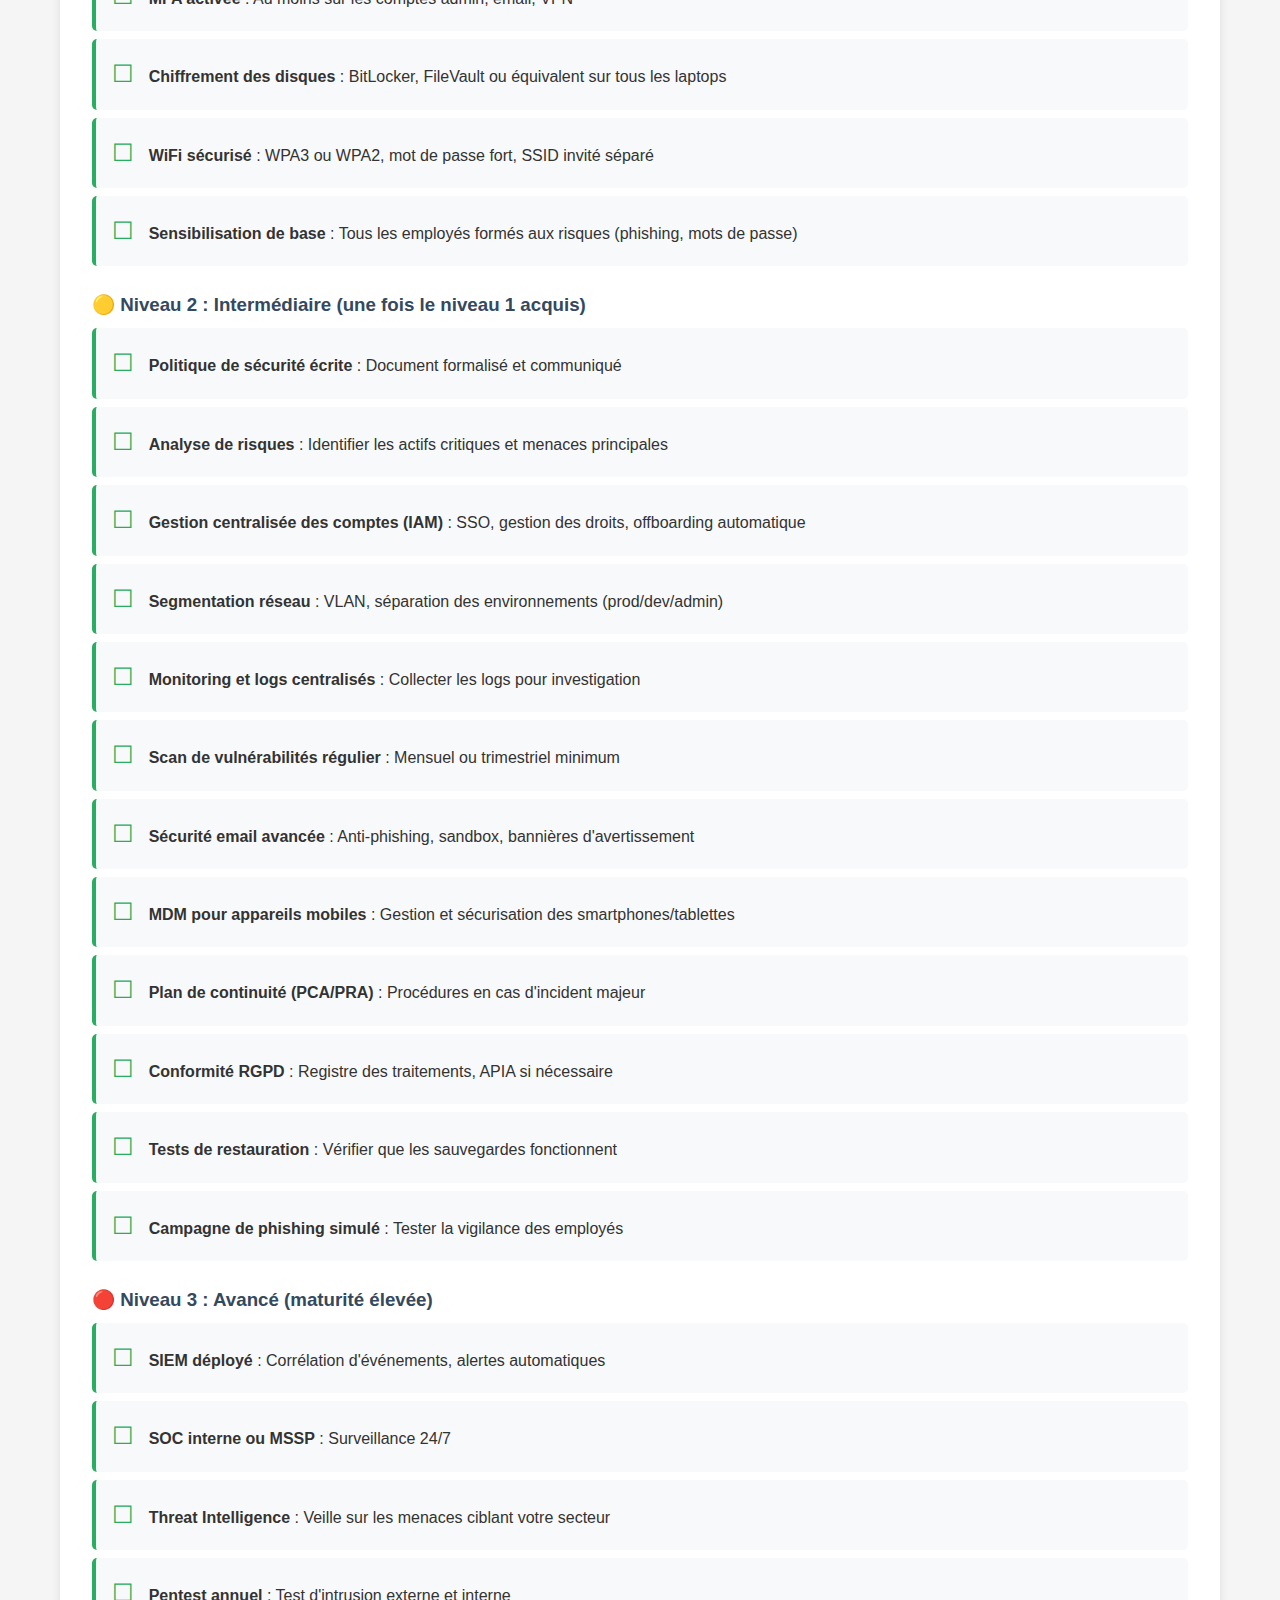
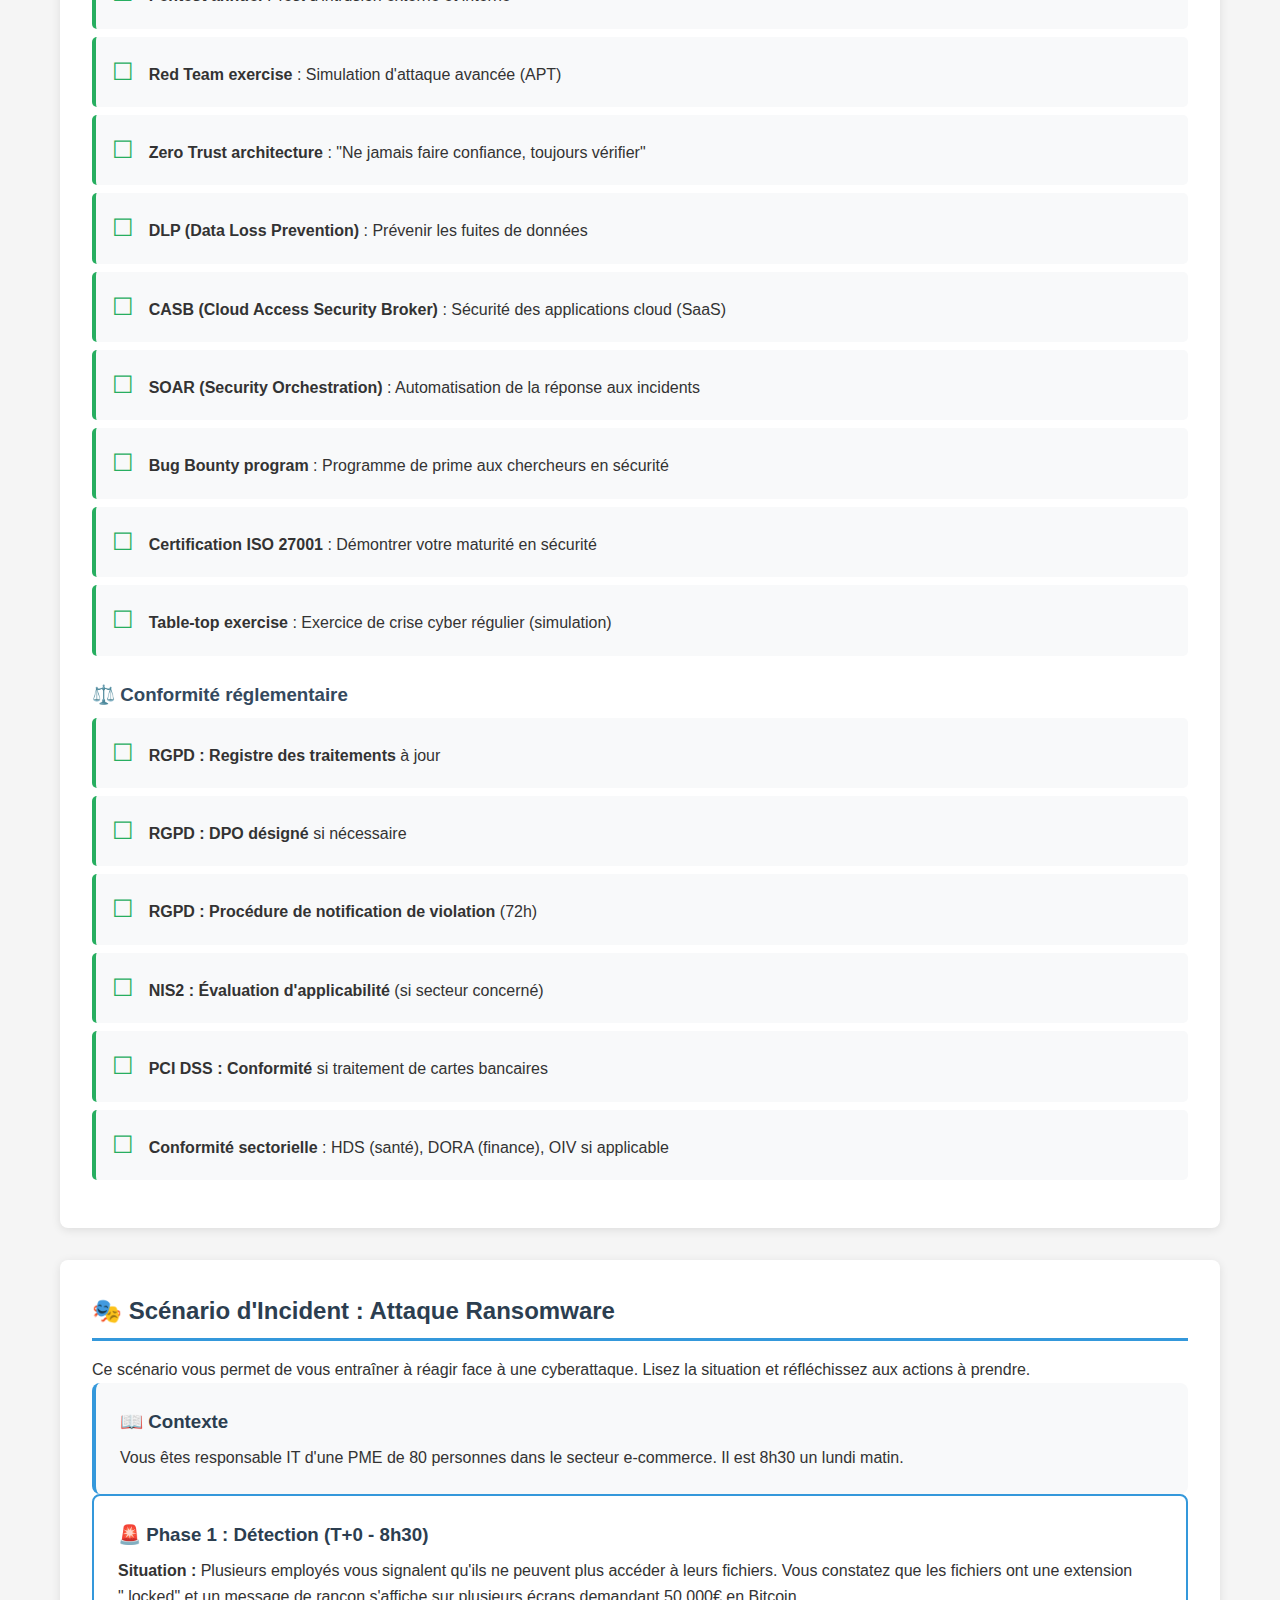
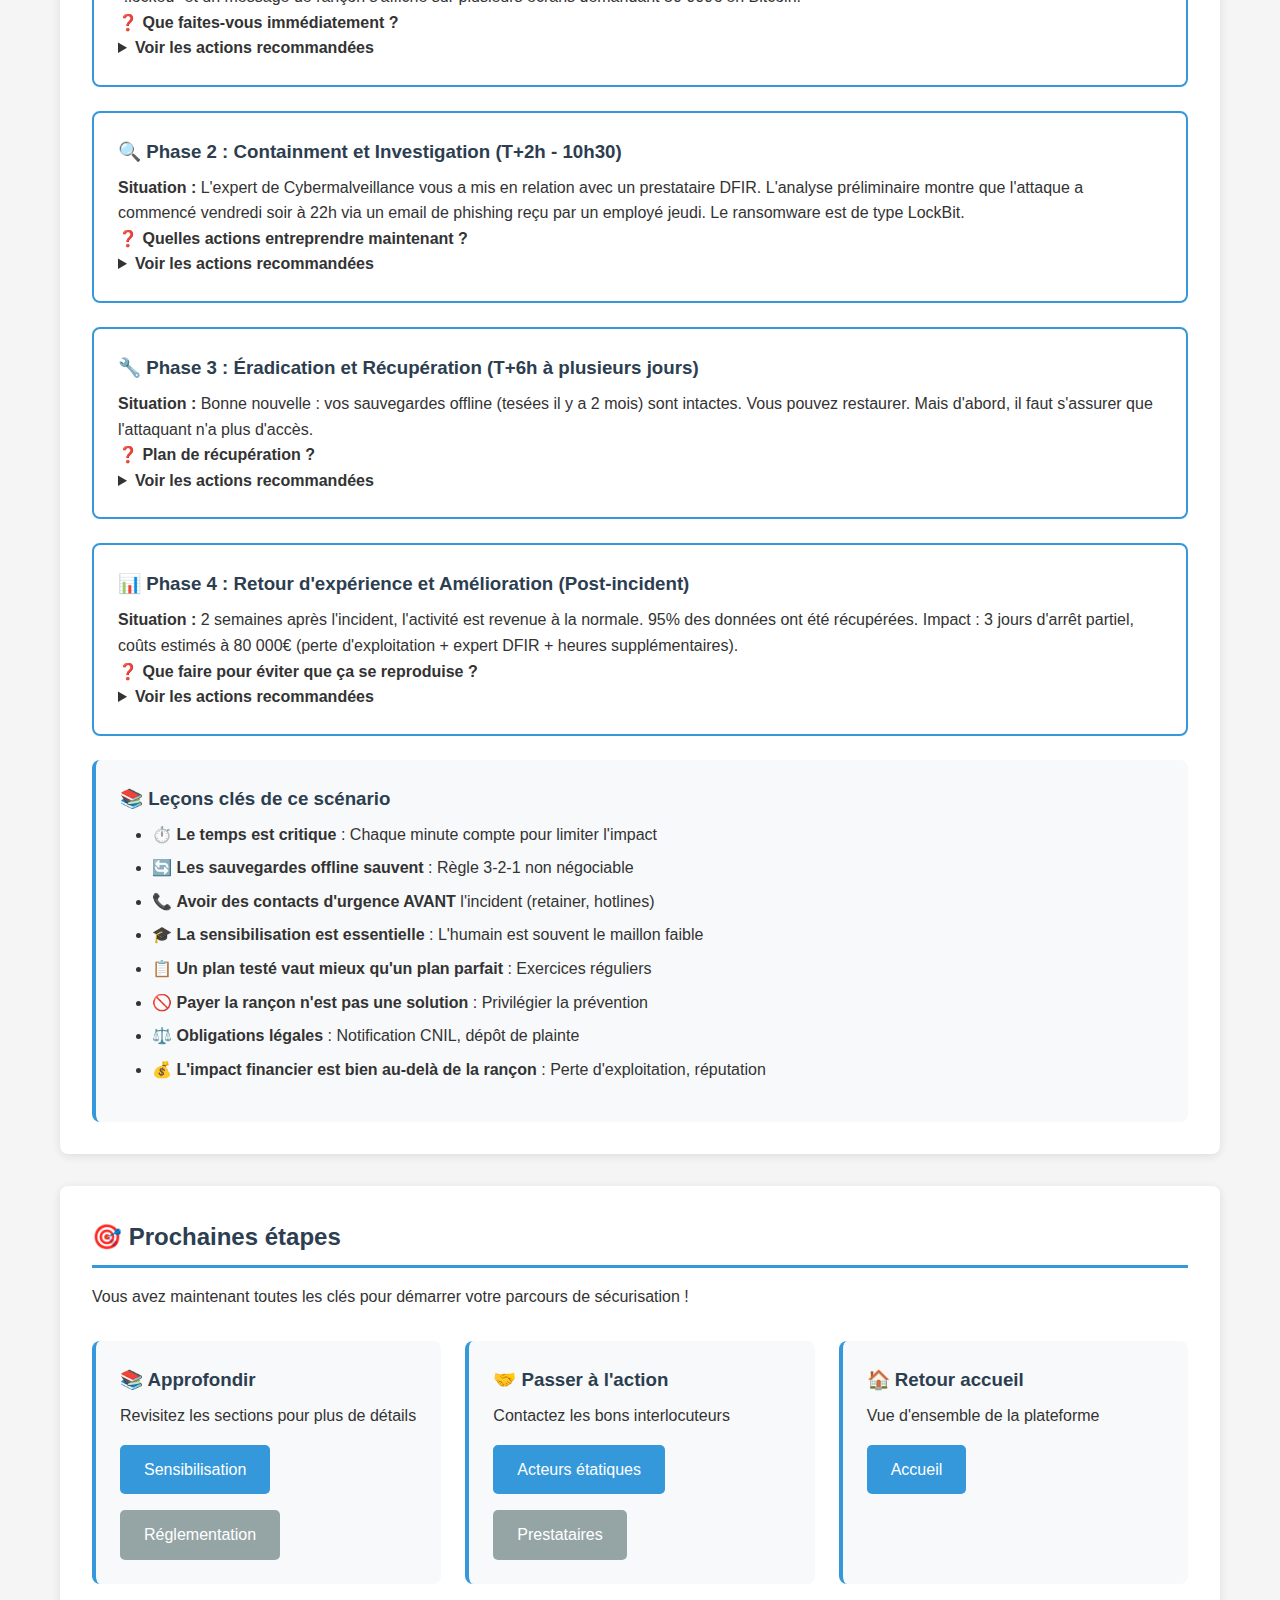
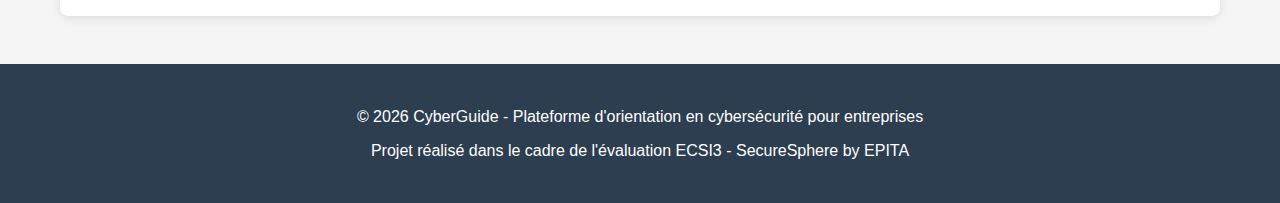
<file: action.html>
<!DOCTYPE html>
<html lang="fr">
<head>
    <meta charset="UTF-8">
    <meta name="viewport" content="width=device-width, initial-scale=1.0">
    <title>Quiz & Checklist - CyberGuide</title>
    <link rel="stylesheet" href="style.css">
</head>
<body>
    <nav class="navbar">
        <div class="container">
            <h1 class="logo">🛡️ CyberGuide</h1>
            <ul class="nav-menu">
                <li><a href="index.html">Accueil</a></li>
                <li><a href="secteurs.html">Votre Contexte</a></li>
                <li><a href="sensibilisation.html">Sensibilisation</a></li>
                <li><a href="reglementation.html">Réglementation</a></li>
                <li><a href="acteurs.html">Acteurs</a></li>
                <li><a href="prestataires.html">Prestataires</a></li>
                <li><a href="outils.html">Outils</a></li>
                <li><a href="action.html">Quiz & Checklist</a></li>
            </ul>
        </div>
    </nav>

    <header class="hero">
        <div class="container">
            <h1>Passez à l'action !</h1>
            <p class="subtitle">Quiz, checklists et scénarios pour appliquer vos connaissances</p>
        </div>
    </header>

    <main class="container">
        <section class="intro">
            <h2>Mettez en pratique</h2>
            <p>Cette section vous propose des outils concrets pour évaluer vos connaissances, identifier vos priorités et vous préparer aux incidents.</p>

            <div class="cards">
                <div class="card">
                    <h3>📝 Quiz de sensibilisation</h3>
                    <p>Testez votre compréhension des menaces et bonnes pratiques</p>
                    <a href="#quiz" class="btn">Faire le quiz</a>
                </div>
                <div class="card">
                    <h3>✅ Checklist de sécurité</h3>
                    <p>Actions prioritaires à mettre en place dans votre organisation</p>
                    <a href="#checklist" class="btn">Voir la checklist</a>
                </div>
                <div class="card">
                    <h3>🎭 Scénario d'incident</h3>
                    <p>Entraînez-vous à réagir face à une cyberattaque</p>
                    <a href="#scenario" class="btn">Découvrir le scénario</a>
                </div>
            </div>
        </section>

        <section id="quiz">
            <h2>📝 Quiz de Sensibilisation Cybersécurité</h2>
            <p>Évaluez vos connaissances sur les menaces cyber et les bonnes pratiques. Pour chaque question, choisissez la (ou les) bonne(s) réponse(s).</p>

            <div class="quiz-container">
                <div class="question">
                    <h3>Question 1 : Qu'est-ce que le phishing ?</h3>
                    <div class="options">
                        <li>A) Une technique de pêche en haute mer</li>
                        <li>B) Une tentative frauduleuse d'obtenir des informations sensibles en se faisant passer pour une entité de confiance ✅</li>
                        <li>C) Un type de virus informatique qui se propage automatiquement</li>
                        <li>D) Un outil de hacking pour casser les mots de passe</li>
                    </div>
                    <p><strong>Réponse correcte : B</strong></p>
                    <p><em>Explication : Le phishing (hameçonnage) est une technique d'ingénierie sociale où un attaquant se fait passer pour une entité légitime (banque, collègue, service) pour voler des informations.</em></p>
                </div>

                <div class="question">
                    <h3>Question 2 : Qu'est-ce que l'authentification multi-facteurs (MFA) ?</h3>
                    <div class="options">
                        <li>A) Utiliser un mot de passe très long</li>
                        <li>B) Changer son mot de passe régulièrement</li>
                        <li>C) Combiner deux ou plusieurs méthodes d'authentification indépendantes (ex: mot de passe + code SMS) ✅</li>
                        <li>D) Avoir plusieurs comptes utilisateurs</li>
                    </div>
                    <p><strong>Réponse correcte : C</strong></p>
                    <p><em>Explication : La MFA exige plusieurs preuves d'identité (quelque chose que vous savez + quelque chose que vous avez + quelque chose que vous êtes).</em></p>
                </div>

                <div class="question">
                    <h3>Question 3 : Vous recevez un email urgent de votre "banque" vous demandant de vérifier votre compte en cliquant sur un lien. Que faites-vous ?</h3>
                    <div class="options">
                        <li>A) Je clique immédiatement, c'est urgent !</li>
                        <li>B) Je vérifie l'adresse email de l'expéditeur, survole le lien pour voir l'URL réelle, et contacte ma banque par un autre canal (téléphone, site officiel) ✅</li>
                        <li>C) Je réponds à l'email pour demander si c'est légitime</li>
                        <li>D) Je transfère l'email à tous mes collègues pour les prévenir</li>
                    </div>
                    <p><strong>Réponse correcte : B</strong></p>
                    <p><em>Explication : En cas de doute, toujours vérifier par un autre canal. Les banques ne demandent JAMAIS d'informations sensibles par email.</em></p>
                </div>

                <div class="question">
                    <h3>Question 4 : Qu'est-ce qu'un ransomware ?</h3>
                    <div class="options">
                        <li>A) Un logiciel qui chiffre vos données et demande une rançon pour les déchiffrer ✅</li>
                        <li>B) Un type de phishing ciblant les dirigeants</li>
                        <li>C) Un outil de sauvegarde automatique</li>
                        <li>D) Un scan de vulnérabilités</li>
                    </div>
                    <p><strong>Réponse correcte : A</strong></p>
                    <p><em>Explication : Le ransomware (rançongiciel) chiffre vos fichiers et exige un paiement en cryptomonnaie pour les récupérer. La meilleure défense : des sauvegardes offline régulières.</em></p>
                </div>

                <div class="question">
                    <h3>Question 5 : Parmi ces pratiques, lesquelles sont recommandées ? (Plusieurs réponses possibles)</h3>
                    <div class="options">
                        <li>A) Utiliser le même mot de passe pour tous mes comptes</li>
                        <li>B) Verrouiller mon écran quand je quitte mon bureau ✅</li>
                        <li>C) Installer les mises à jour de sécurité rapidement ✅</li>
                        <li>D) Utiliser un gestionnaire de mots de passe ✅</li>
                        <li>E) Partager mon mot de passe avec un collègue de confiance</li>
                        <li>F) Activer l'authentification multi-facteurs sur tous mes comptes professionnels ✅</li>
                    </div>
                    <p><strong>Réponses correctes : B, C, D, F</strong></p>
                    <p><em>Explication : Ne JAMAIS réutiliser ou partager des mots de passe. Toujours verrouiller, mettre à jour, utiliser un gestionnaire de mots de passe et activer la MFA.</em></p>
                </div>

                <div class="question">
                    <h3>Question 6 : Qu'est-ce que le RGPD ?</h3>
                    <div class="options">
                        <li>A) Un type de malware</li>
                        <li>B) Le Règlement Général sur la Protection des Données, réglementation européenne sur les données personnelles ✅</li>
                        <li>C) Un outil de chiffrement</li>
                        <li>D) Une certification de sécurité</li>
                    </div>
                    <p><strong>Réponse correcte : B</strong></p>
                    <p><em>Explication : Le RGPD encadre la collecte et le traitement des données personnelles en Europe. Sanctions jusqu'à 4% du CA ou 20M€.</em></p>
                </div>

                <div class="question">
                    <h3>Question 7 : Quelle est la règle 3-2-1 pour les sauvegardes ?</h3>
                    <div class="options">
                        <li>A) 3 sauvegardes, 2 supports différents, 1 copie hors site/offline ✅</li>
                        <li>B) Sauvegarder 3 fois par jour, 2 fois par semaine, 1 fois par mois</li>
                        <li>C) 3 serveurs, 2 datacenters, 1 administrateur</li>
                        <li>D) 3 copies sur le même disque dur</li>
                    </div>
                    <p><strong>Réponse correcte : A</strong></p>
                    <p><em>Explication : La règle 3-2-1 garantit que même en cas de ransomware ou catastrophe, vous pouvez restaurer vos données.</em></p>
                </div>

                <div class="question">
                    <h3>Question 8 : Qu'est-ce qu'un EDR ?</h3>
                    <div class="options">
                        <li>A) European Data Regulation</li>
                        <li>B) Endpoint Detection and Response - solution qui surveille et protège les postes de travail ✅</li>
                        <li>C) Email Data Recovery</li>
                        <li>D) Enterprise Disaster Recovery</li>
                    </div>
                    <p><strong>Réponse correcte : B</strong></p>
                    <p><em>Explication : L'EDR est l'évolution de l'antivirus : détection comportementale, isolation automatique, investigation forensique.</em></p>
                </div>

                <div class="question">
                    <h3>Question 9 : Un collègue vous appelle en se présentant comme le support IT et vous demande votre mot de passe pour "une maintenance urgente". Que faites-vous ?</h3>
                    <div class="options">
                        <li>A) Je lui donne car c'est le support IT</li>
                        <li>B) Je refuse et je vérifie son identité par un autre moyen (annuaire interne, rappel au support) ✅</li>
                        <li>C) Je lui donne à condition qu'il me promette de le garder secret</li>
                        <li>D) Je change mon mot de passe après lui avoir donné</li>
                    </div>
                    <p><strong>Réponse correcte : B</strong></p>
                    <p><em>Explication : C'est une tentative d'ingénierie sociale. Le vrai support IT ne demande JAMAIS votre mot de passe. Toujours vérifier l'identité.</em></p>
                </div>

                <div class="question">
                    <h3>Question 10 : Quel est le premier réflexe en cas de cyberattaque en France ?</h3>
                    <div class="options">
                        <li>A) Payer la rançon immédiatement</li>
                        <li>B) Éteindre tous les ordinateurs et attendre</li>
                        <li>C) Contacter Cybermalveillance.gouv.fr (0 805 805 817) et/ou le CERT-FR ✅</li>
                        <li>D) Supprimer toutes les preuves</li>
                    </div>
                    <p><strong>Réponse correcte : C</strong></p>
                    <p><em>Explication : Cybermalveillance.gouv.fr est la plateforme officielle d'assistance. Ils vous guideront et vous mettront en relation avec des experts.</em></p>
                </div>
            </div>

            <div class="card">
                <h3>📊 Interprétation des résultats</h3>
                <ul>
                    <li><strong>9-10 bonnes réponses :</strong> Excellent ! Vous maîtrisez les bases de la cybersécurité.</li>
                    <li><strong>7-8 bonnes réponses :</strong> Bon niveau. Revoyez les points où vous avez eu faux.</li>
                    <li><strong>5-6 bonnes réponses :</strong> Des lacunes importantes. Formation recommandée.</li>
                    <li><strong>Moins de 5 :</strong> Niveau insuffisant. Formation urgente nécessaire !</li>
                </ul>
            </div>
        </section>

        <section id="checklist">
            <h2>✅ Checklist de Sécurité - Actions Prioritaires</h2>
            <p>Cette checklist vous aide à prioriser les actions de sécurité dans votre organisation. Cochez au fur et à mesure de votre progression.</p>

            <h3>🟢 Niveau 1 : Fondamentaux (à faire EN PRIORITÉ)</h3>
            <ul class="checklist">
                <li><strong>Inventaire des actifs</strong> : Lister tous les équipements, applications, données critiques</li>
                <li><strong>Antivirus/EDR sur tous les postes</strong> : Protection de base contre malwares</li>
                <li><strong>Firewall actif et configuré</strong> : Protéger le périmètre réseau</li>
                <li><strong>Mises à jour automatiques</strong> : OS, applications, firmware (ou processus de patch management)</li>
                <li><strong>Sauvegarde régulière</strong> : Règle 3-2-1, testée et fonctionnelle</li>
                <li><strong>Mots de passe forts et uniques</strong> : Minimum 12 caractères, pas de réutilisation</li>
                <li><strong>MFA activée</strong> : Au moins sur les comptes admin, email, VPN</li>
                <li><strong>Chiffrement des disques</strong> : BitLocker, FileVault ou équivalent sur tous les laptops</li>
                <li><strong>WiFi sécurisé</strong> : WPA3 ou WPA2, mot de passe fort, SSID invité séparé</li>
                <li><strong>Sensibilisation de base</strong> : Tous les employés formés aux risques (phishing, mots de passe)</li>
            </ul>

            <h3>🟡 Niveau 2 : Intermédiaire (une fois le niveau 1 acquis)</h3>
            <ul class="checklist">
                <li><strong>Politique de sécurité écrite</strong> : Document formalisé et communiqué</li>
                <li><strong>Analyse de risques</strong> : Identifier les actifs critiques et menaces principales</li>
                <li><strong>Gestion centralisée des comptes (IAM)</strong> : SSO, gestion des droits, offboarding automatique</li>
                <li><strong>Segmentation réseau</strong> : VLAN, séparation des environnements (prod/dev/admin)</li>
                <li><strong>Monitoring et logs centralisés</strong> : Collecter les logs pour investigation</li>
                <li><strong>Scan de vulnérabilités régulier</strong> : Mensuel ou trimestriel minimum</li>
                <li><strong>Sécurité email avancée</strong> : Anti-phishing, sandbox, bannières d'avertissement</li>
                <li><strong>MDM pour appareils mobiles</strong> : Gestion et sécurisation des smartphones/tablettes</li>
                <li><strong>Plan de continuité (PCA/PRA)</strong> : Procédures en cas d'incident majeur</li>
                <li><strong>Conformité RGPD</strong> : Registre des traitements, APIA si nécessaire</li>
                <li><strong>Tests de restauration</strong> : Vérifier que les sauvegardes fonctionnent</li>
                <li><strong>Campagne de phishing simulé</strong> : Tester la vigilance des employés</li>
            </ul>

            <h3>🔴 Niveau 3 : Avancé (maturité élevée)</h3>
            <ul class="checklist">
                <li><strong>SIEM déployé</strong> : Corrélation d'événements, alertes automatiques</li>
                <li><strong>SOC interne ou MSSP</strong> : Surveillance 24/7</li>
                <li><strong>Threat Intelligence</strong> : Veille sur les menaces ciblant votre secteur</li>
                <li><strong>Pentest annuel</strong> : Test d'intrusion externe et interne</li>
                <li><strong>Red Team exercise</strong> : Simulation d'attaque avancée (APT)</li>
                <li><strong>Zero Trust architecture</strong> : "Ne jamais faire confiance, toujours vérifier"</li>
                <li><strong>DLP (Data Loss Prevention)</strong> : Prévenir les fuites de données</li>
                <li><strong>CASB (Cloud Access Security Broker)</strong> : Sécurité des applications cloud (SaaS)</li>
                <li><strong>SOAR (Security Orchestration)</strong> : Automatisation de la réponse aux incidents</li>
                <li><strong>Bug Bounty program</strong> : Programme de prime aux chercheurs en sécurité</li>
                <li><strong>Certification ISO 27001</strong> : Démontrer votre maturité en sécurité</li>
                <li><strong>Table-top exercise</strong> : Exercice de crise cyber régulier (simulation)</li>
            </ul>

            <h3>⚖️ Conformité réglementaire</h3>
            <ul class="checklist">
                <li><strong>RGPD : Registre des traitements</strong> à jour</li>
                <li><strong>RGPD : DPO désigné</strong> si nécessaire</li>
                <li><strong>RGPD : Procédure de notification de violation</strong> (72h)</li>
                <li><strong>NIS2 : Évaluation d'applicabilité</strong> (si secteur concerné)</li>
                <li><strong>PCI DSS : Conformité</strong> si traitement de cartes bancaires</li>
                <li><strong>Conformité sectorielle</strong> : HDS (santé), DORA (finance), OIV si applicable</li>
            </ul>
        </section>

        <section id="scenario">
            <h2>🎭 Scénario d'Incident : Attaque Ransomware</h2>
            <p>Ce scénario vous permet de vous entraîner à réagir face à une cyberattaque. Lisez la situation et réfléchissez aux actions à prendre.</p>

            <div class="card">
                <h3>📖 Contexte</h3>
                <p>Vous êtes responsable IT d'une PME de 80 personnes dans le secteur e-commerce. Il est 8h30 un lundi matin.</p>
            </div>

            <div class="secteur-card">
                <h3>🚨 Phase 1 : Détection (T+0 - 8h30)</h3>
                <p><strong>Situation :</strong> Plusieurs employés vous signalent qu'ils ne peuvent plus accéder à leurs fichiers. Vous constatez que les fichiers ont une extension ".locked" et un message de rançon s'affiche sur plusieurs écrans demandant 50 000€ en Bitcoin.</p>

                <h4>❓ Que faites-vous immédiatement ?</h4>
                <details>
                    <summary><strong>Voir les actions recommandées</strong></summary>
                    <ol>
                        <li>✅ <strong>NE PAS ÉTEINDRE les machines</strong> (perdraitdes preuves en RAM) mais les isoler du réseau</li>
                        <li>✅ <strong>Activer la cellule de crise</strong> : Alerter la direction, l'équipe IT, le responsable juridique</li>
                        <li>✅ <strong>Contacter Cybermalveillance.gouv.fr</strong> : 0 805 805 817</li>
                        <li>✅ <strong>Contacter votre prestataire d'incident response</strong> si vous en avez un (retainer)</li>
                        <li>✅ <strong>Isoler les machines infectées</strong> : Débrancher réseau (pas couper électricité)</li>
                        <li>✅ <strong>Identifier le périmètre</strong> : Combien de machines ? Serveurs touchés ? Sauvegardes ?</li>
                        <li>✅ <strong>Changer les mots de passe des comptes admin</strong> (l'attaquant peut avoir des accès)</li>
                        <li>✅ <strong>Prendre des photos du message de rançon</strong> et conserver des preuves</li>
                        <li>✅ <strong>Vérifier l'état des sauvegardes</strong> : Sont-elles intactes et offline ?</li>
                    </ol>
                    <h4>⛔ Ce qu'il NE FAUT PAS faire :</h4>
                    <ul>
                        <li>❌ Payer la rançon immédiatement (pas de garantie de récupération + finance le crime)</li>
                        <li>❌ Éteindre brutalement toutes les machines (perte de preuves forensiques)</li>
                        <li>❌ Paniquer et agir précipitamment</li>
                        <li>❌ Cacher l'incident à la direction</li>
                    </ul>
                </details>
            </div>

            <div class="secteur-card">
                <h3>🔍 Phase 2 : Containment et Investigation (T+2h - 10h30)</h3>
                <p><strong>Situation :</strong> L'expert de Cybermalveillance vous a mis en relation avec un prestataire DFIR. L'analyse préliminaire montre que l'attaque a commencé vendredi soir à 22h via un email de phishing reçu par un employé jeudi. Le ransomware est de type LockBit.</p>

                <h4>❓ Quelles actions entreprendre maintenant ?</h4>
                <details>
                    <summary><strong>Voir les actions recommandées</strong></summary>
                    <ol>
                        <li>✅ <strong>Laisser le prestataire DFIR investiguer</strong> : Analyse forensique approfondie</li>
                        <li>✅ <strong>Containment complet</strong> : Isolation de tous les systèmes suspects</li>
                        <li>✅ <strong>Vérifier les sauvegardes</strong> :
                            <ul>
                                <li>Sauvegardes offline intactes ? ✅ Possibilité de restauration</li>
                                <li>Sauvegardes chiffrées aussi ? ❌ Situation critique</li>
                            </ul>
                        </li>
                        <li>✅ <strong>Identifier la source</strong> : Email de phishing ? Vulnérabilité ? RDP exposé ?</li>
                        <li>✅ <strong>Évaluer l'exfiltration</strong> : L'attaquant a-t-il volé des données ? (double extorsion)</li>
                        <li>✅ <strong>Communication interne</strong> : Informer les employés sans créer de panique</li>
                        <li>✅ <strong>Préparer la communication externe</strong> : Clients, partenaires (si nécessaire)</li>
                        <li>✅ <strong>Notification CNIL</strong> : Si données personnelles compromises (obligation 72h)</li>
                        <li>✅ <strong>Contacter votre assurance cyber</strong> si vous en avez une</li>
                    </ol>
                </details>
            </div>

            <div class="secteur-card">
                <h3>🔧 Phase 3 : Éradication et Récupération (T+6h à plusieurs jours)</h3>
                <p><strong>Situation :</strong> Bonne nouvelle : vos sauvegardes offline (tesées il y a 2 mois) sont intactes. Vous pouvez restaurer. Mais d'abord, il faut s'assurer que l'attaquant n'a plus d'accès.</p>

                <h4>❓ Plan de récupération ?</h4>
                <details>
                    <summary><strong>Voir les actions recommandées</strong></summary>
                    <h4>Éradication :</h4>
                    <ol>
                        <li>✅ <strong>Supprimer tous les accès de l'attaquant</strong> :
                            <ul>
                                <li>Réinitialisation de TOUS les mots de passe (utilisateurs et admin)</li>
                                <li>Révocation de toutes les sessions actives</li>
                                <li>Suppression des comptes non autorisés</li>
                                <li>Vérification des backdoors et persistence mechanisms</li>
                            </ul>
                        </li>
                        <li>✅ <strong>Corriger la vulnérabilité initiale</strong> :
                            <ul>
                                <li>Formation anti-phishing de l'employé concerné</li>
                                <li>Renforcement de la sécurité email</li>
                                <li>Si vulnérabilité technique : patcher</li>
                            </ul>
                        </li>
                        <li>✅ <strong>Scan complet antimalware</strong> de tous les systèmes</li>
                        <li>✅ <strong>Reconstruction des systèmes critiques</strong> depuis des images propres</li>
                    </ol>

                    <h4>Récupération :</h4>
                    <ol>
                        <li>✅ <strong>Restauration progressive</strong> : Commencer par les systèmes critiques</li>
                        <li>✅ <strong>Vérification d'intégrité</strong> des données restaurées</li>
                        <li>✅ <strong>Tests fonctionnels</strong> avant remise en production</li>
                        <li>✅ <strong>Monitoring renforcé</strong> pendant la phase de récupération</li>
                        <li>✅ <strong>Communication</strong> : Informer progressivement de la reprise d'activité</li>
                    </ol>

                    <h4>Si les sauvegardes n'existaient pas ou étaient chiffrées :</h4>
                    <ul>
                        <li>🔍 Vérifier si un décrypteur gratuit existe (NoMoreRansom.org)</li>
                        <li>⚖️ Décision difficile : payer ou non ? (consulter experts, police, juristes)</li>
                        <li>💰 Si paiement : Aucune garantie de récupération (30% ne récupèrent pas même après paiement)</li>
                        <li>📊 Reconstruction from scratch si aucune solution</li>
                    </ul>
                </details>
            </div>

            <div class="secteur-card">
                <h3>📊 Phase 4 : Retour d'expérience et Amélioration (Post-incident)</h3>
                <p><strong>Situation :</strong> 2 semaines après l'incident, l'activité est revenue à la normale. 95% des données ont été récupérées. Impact : 3 jours d'arrêt partiel, coûts estimés à 80 000€ (perte d'exploitation + expert DFIR + heures supplémentaires).</p>

                <h4>❓ Que faire pour éviter que ça se reproduise ?</h4>
                <details>
                    <summary><strong>Voir les actions recommandées</strong></summary>
                    <ol>
                        <li>✅ <strong>Débriefing complet</strong> : REX (Retour d'Expérience) avec toutes les parties prenantes</li>
                        <li>✅ <strong>Analyse des causes profondes</strong> : Comment l'attaquant est-il entré ? Pourquoi n'a-t-on pas détecté avant ?</li>
                        <li>✅ <strong>Plan d'action correctif</strong> :
                            <ul>
                                <li>Déployer un EDR sur tous les postes</li>
                                <li>Renforcer la sécurité email (anti-phishing avancé)</li>
                                <li>MFA obligatoire pour TOUS les comptes</li>
                                <li>Segmentation réseau</li>
                                <li>Formation obligatoire de tous les employés</li>
                                <li>Campagnes de phishing simulé trimestrielles</li>
                                <li>Tests de restauration mensuels</li>
                                <li>Sauvegardes immutables (protection anti-ransomware)</li>
                            </ul>
                        </li>
                        <li>✅ <strong>Mise à jour du PCA/PRA</strong> avec les leçons apprises</li>
                        <li>✅ <strong>Souscrire une assurance cyber</strong> si ce n'était pas fait</li>
                        <li>✅ <strong>Établir un retainer avec un prestataire DFIR</strong> pour future intervention rapide</li>
                        <li>✅ <strong>Exercice de crise régulier</strong> : Simuler un incident tous les 6 mois</li>
                    </ol>
                </details>
            </div>

            <div class="card">
                <h3>📚 Leçons clés de ce scénario</h3>
                <ul>
                    <li>⏱️ <strong>Le temps est critique</strong> : Chaque minute compte pour limiter l'impact</li>
                    <li>🔄 <strong>Les sauvegardes offline sauvent</strong> : Règle 3-2-1 non négociable</li>
                    <li>📞 <strong>Avoir des contacts d'urgence AVANT</strong> l'incident (retainer, hotlines)</li>
                    <li>🎓 <strong>La sensibilisation est essentielle</strong> : L'humain est souvent le maillon faible</li>
                    <li>📋 <strong>Un plan testé vaut mieux qu'un plan parfait</strong> : Exercices réguliers</li>
                    <li>🚫 <strong>Payer la rançon n'est pas une solution</strong> : Privilégier la prévention</li>
                    <li>⚖️ <strong>Obligations légales</strong> : Notification CNIL, dépôt de plainte</li>
                    <li>💰 <strong>L'impact financier est bien au-delà de la rançon</strong> : Perte d'exploitation, réputation</li>
                </ul>
            </div>
        </section>

        <section>
            <h2>🎯 Prochaines étapes</h2>
            <p>Vous avez maintenant toutes les clés pour démarrer votre parcours de sécurisation !</p>

            <div class="cards">
                <div class="card">
                    <h3>📚 Approfondir</h3>
                    <p>Revisitez les sections pour plus de détails</p>
                    <a href="sensibilisation.html" class="btn">Sensibilisation</a>
                    <a href="reglementation.html" class="btn btn-secondary">Réglementation</a>
                </div>

                <div class="card">
                    <h3>🤝 Passer à l'action</h3>
                    <p>Contactez les bons interlocuteurs</p>
                    <a href="acteurs.html" class="btn">Acteurs étatiques</a>
                    <a href="prestataires.html" class="btn btn-secondary">Prestataires</a>
                </div>

                <div class="card">
                    <h3>🏠 Retour accueil</h3>
                    <p>Vue d'ensemble de la plateforme</p>
                    <a href="index.html" class="btn">Accueil</a>
                </div>
            </div>
        </section>
    </main>

    <footer>
        <div class="container">
            <p>&copy; 2026 CyberGuide - Plateforme d'orientation en cybersécurité pour entreprises</p>
            <p>Projet réalisé dans le cadre de l'évaluation ECSI3 - SecureSphere by EPITA</p>
        </div>
    </footer>
</body>
</html>
</file>
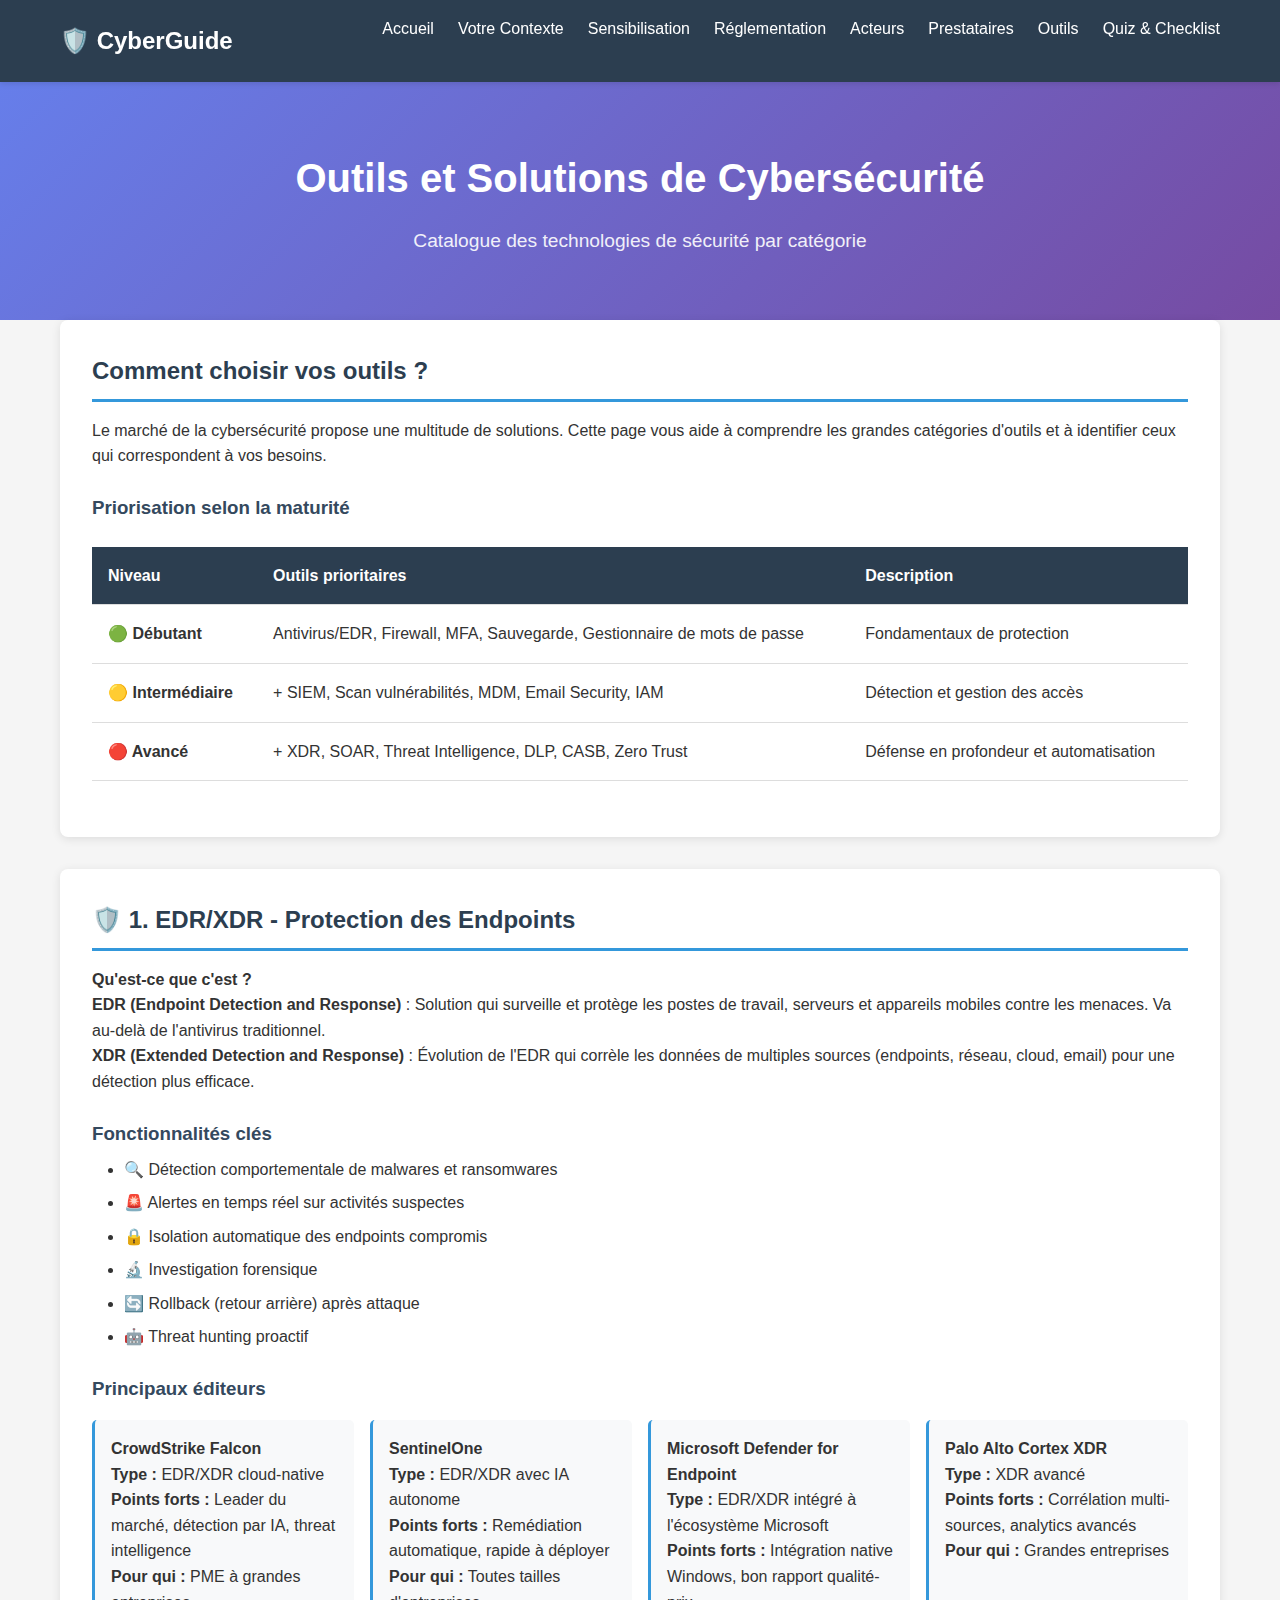
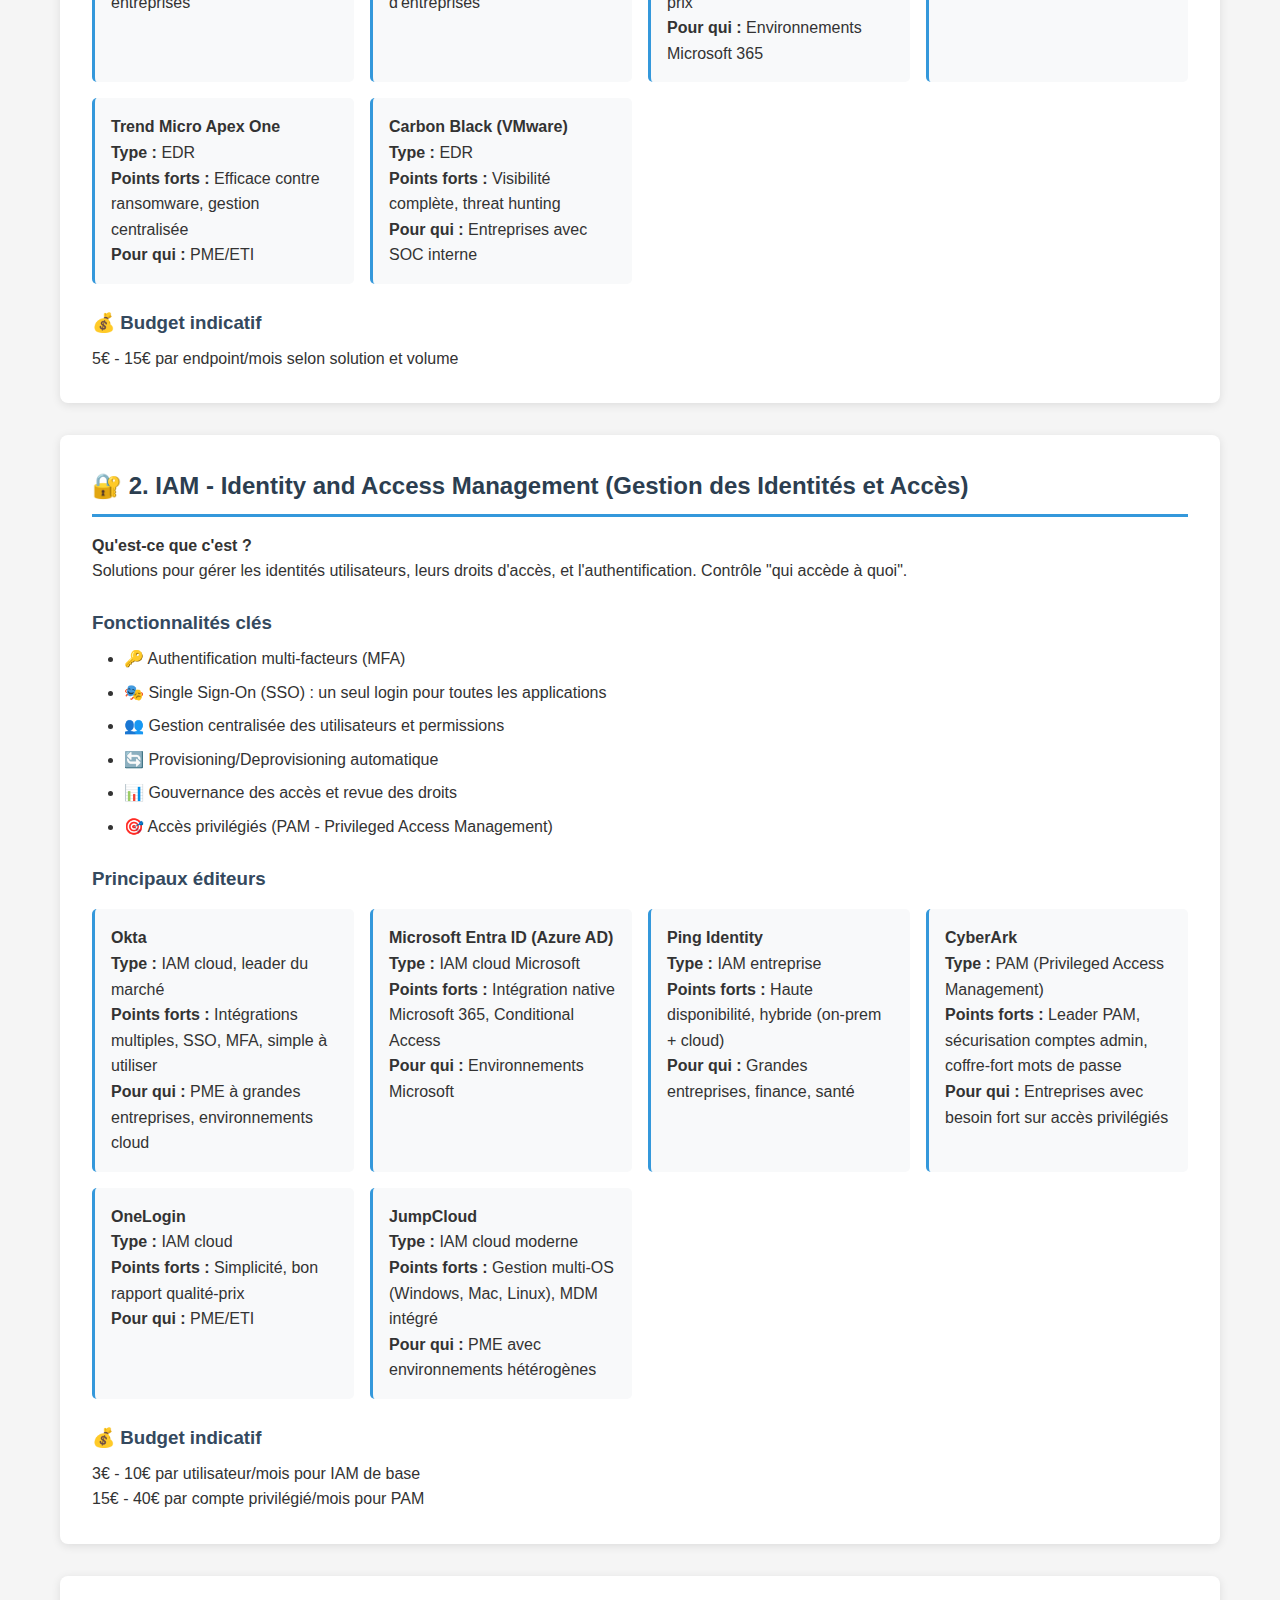
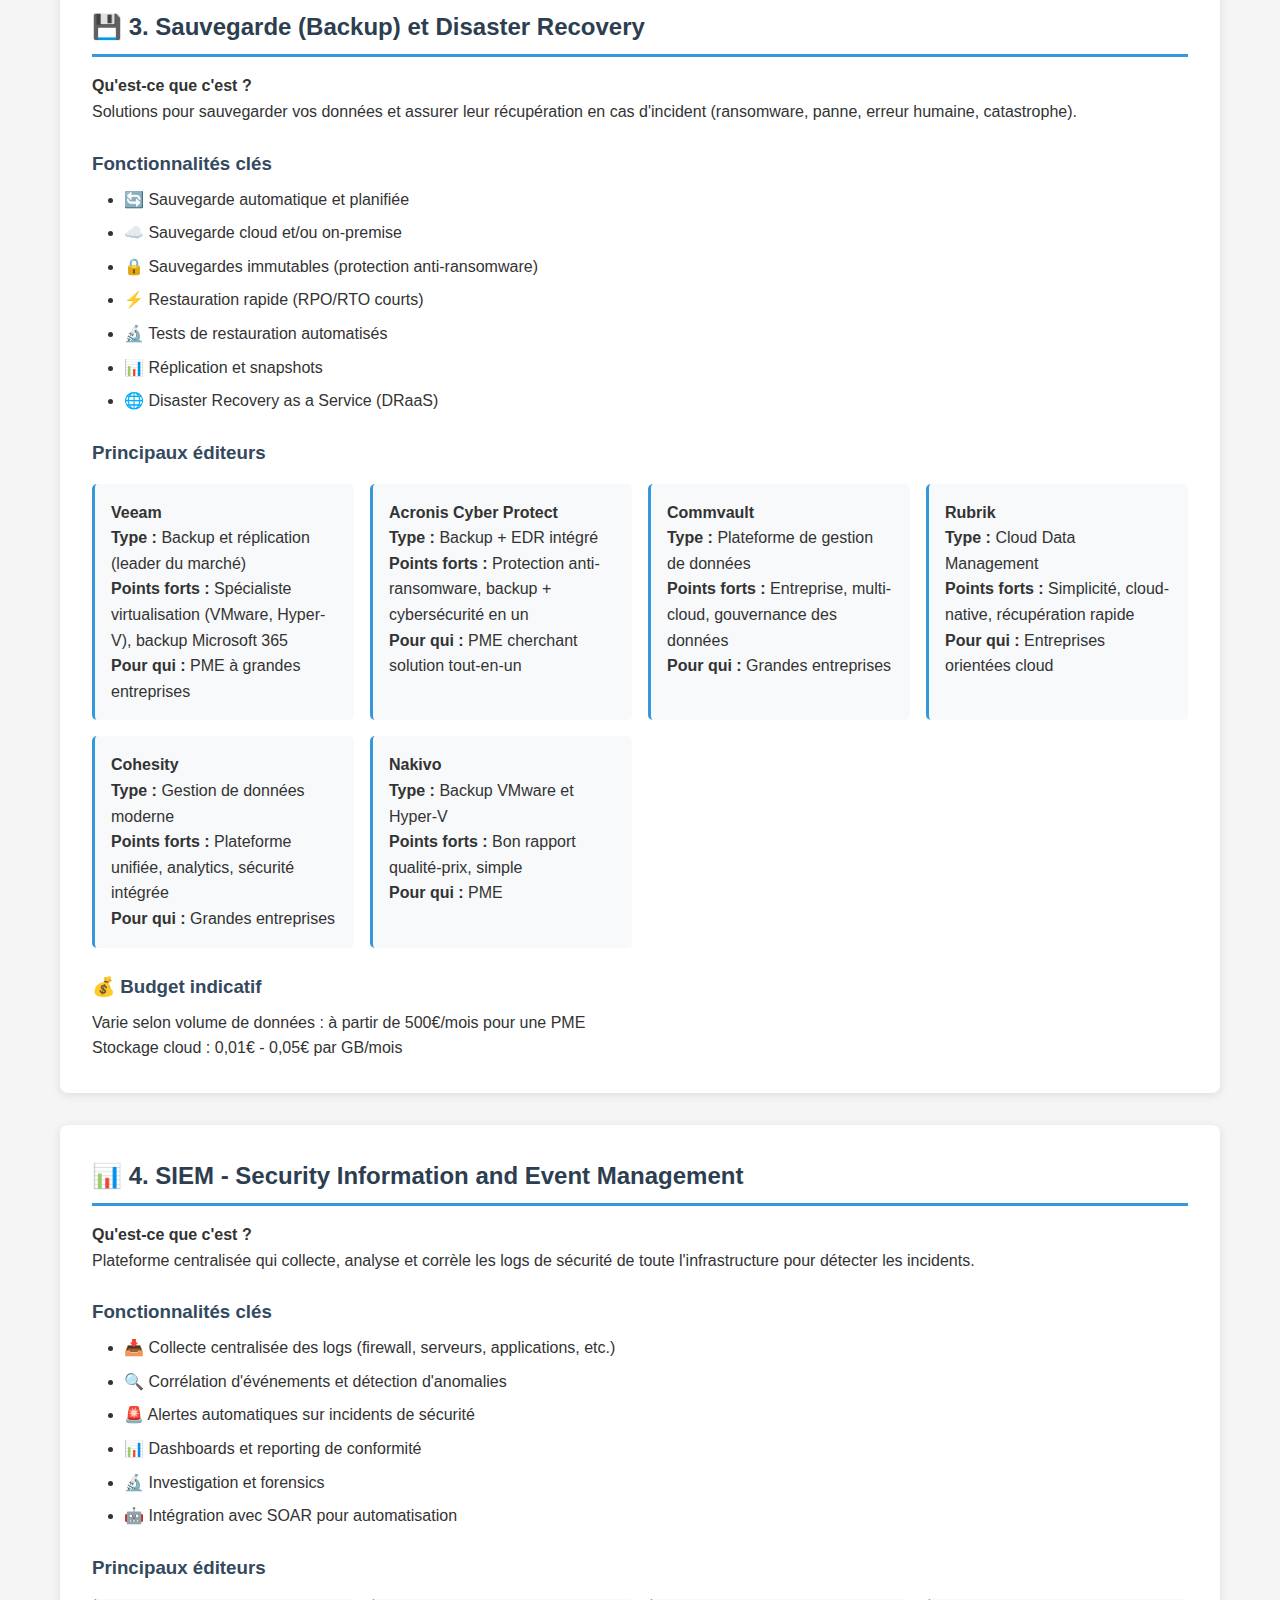
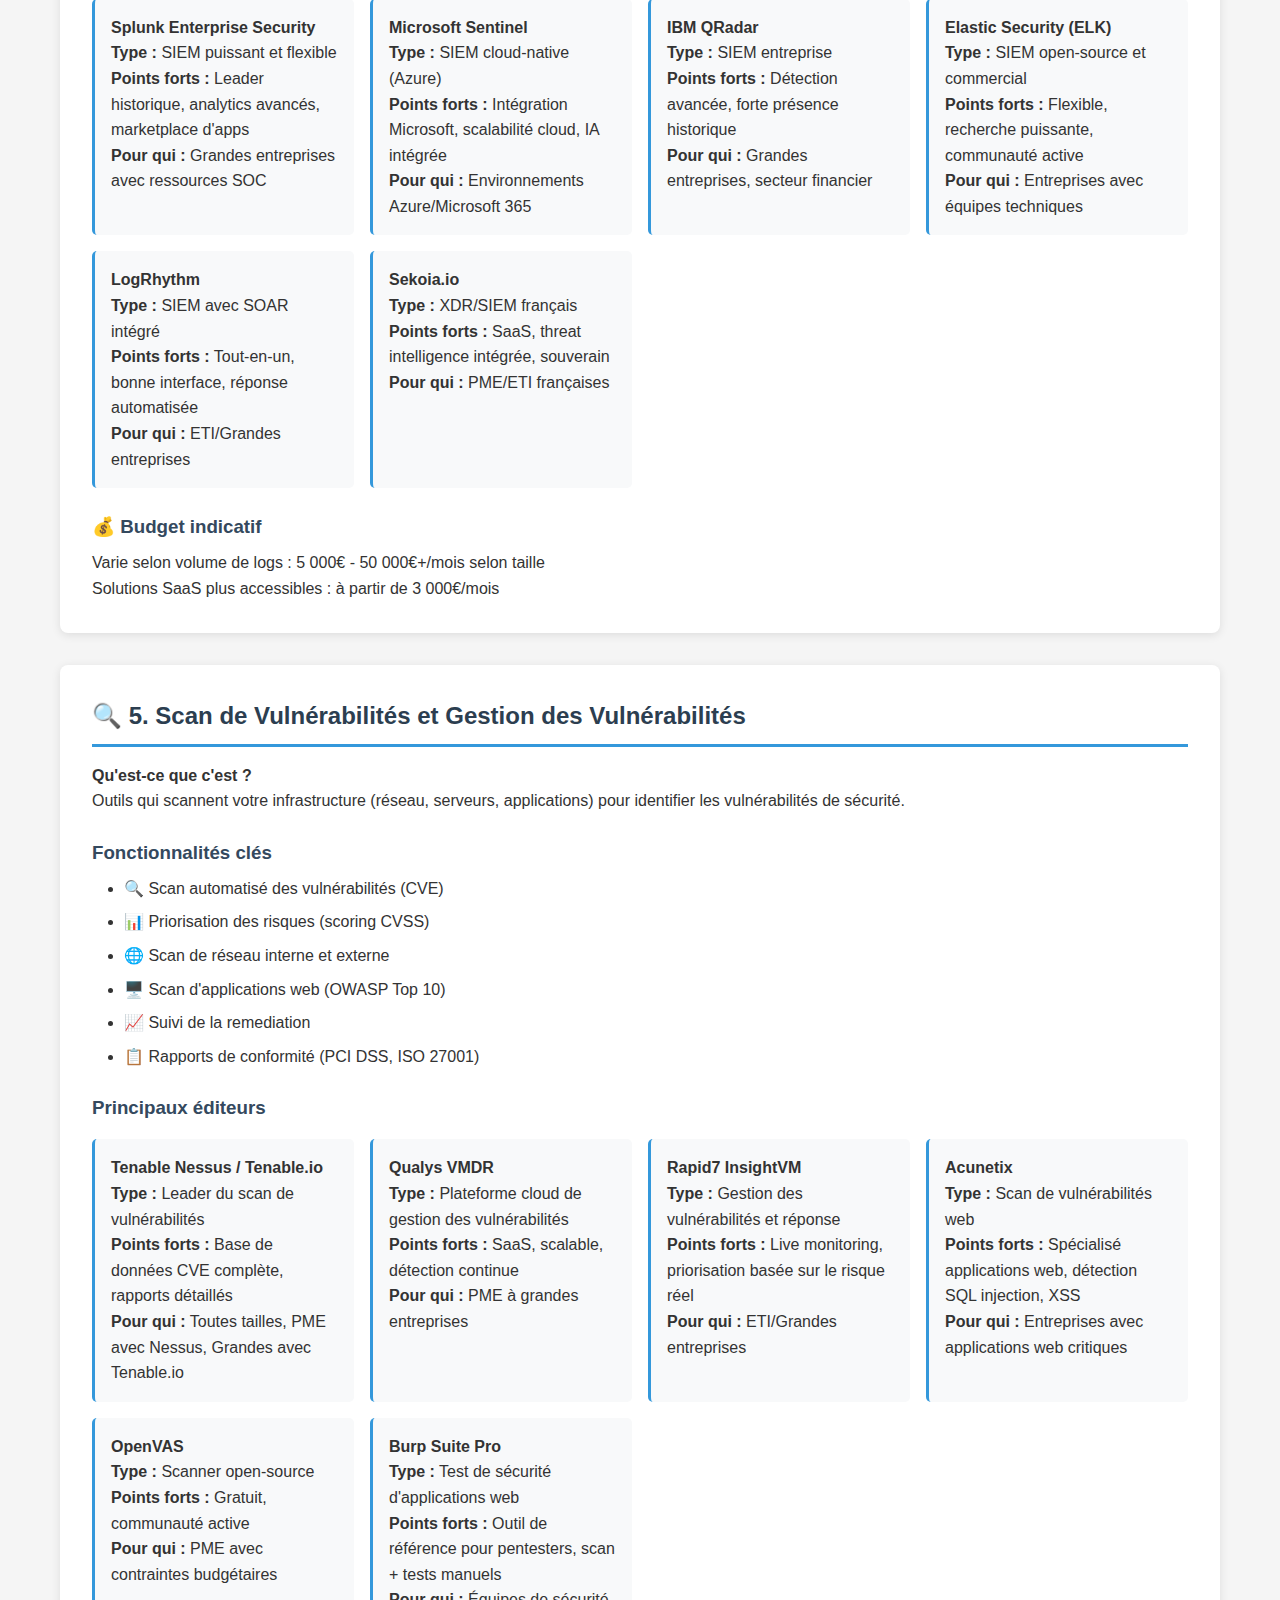
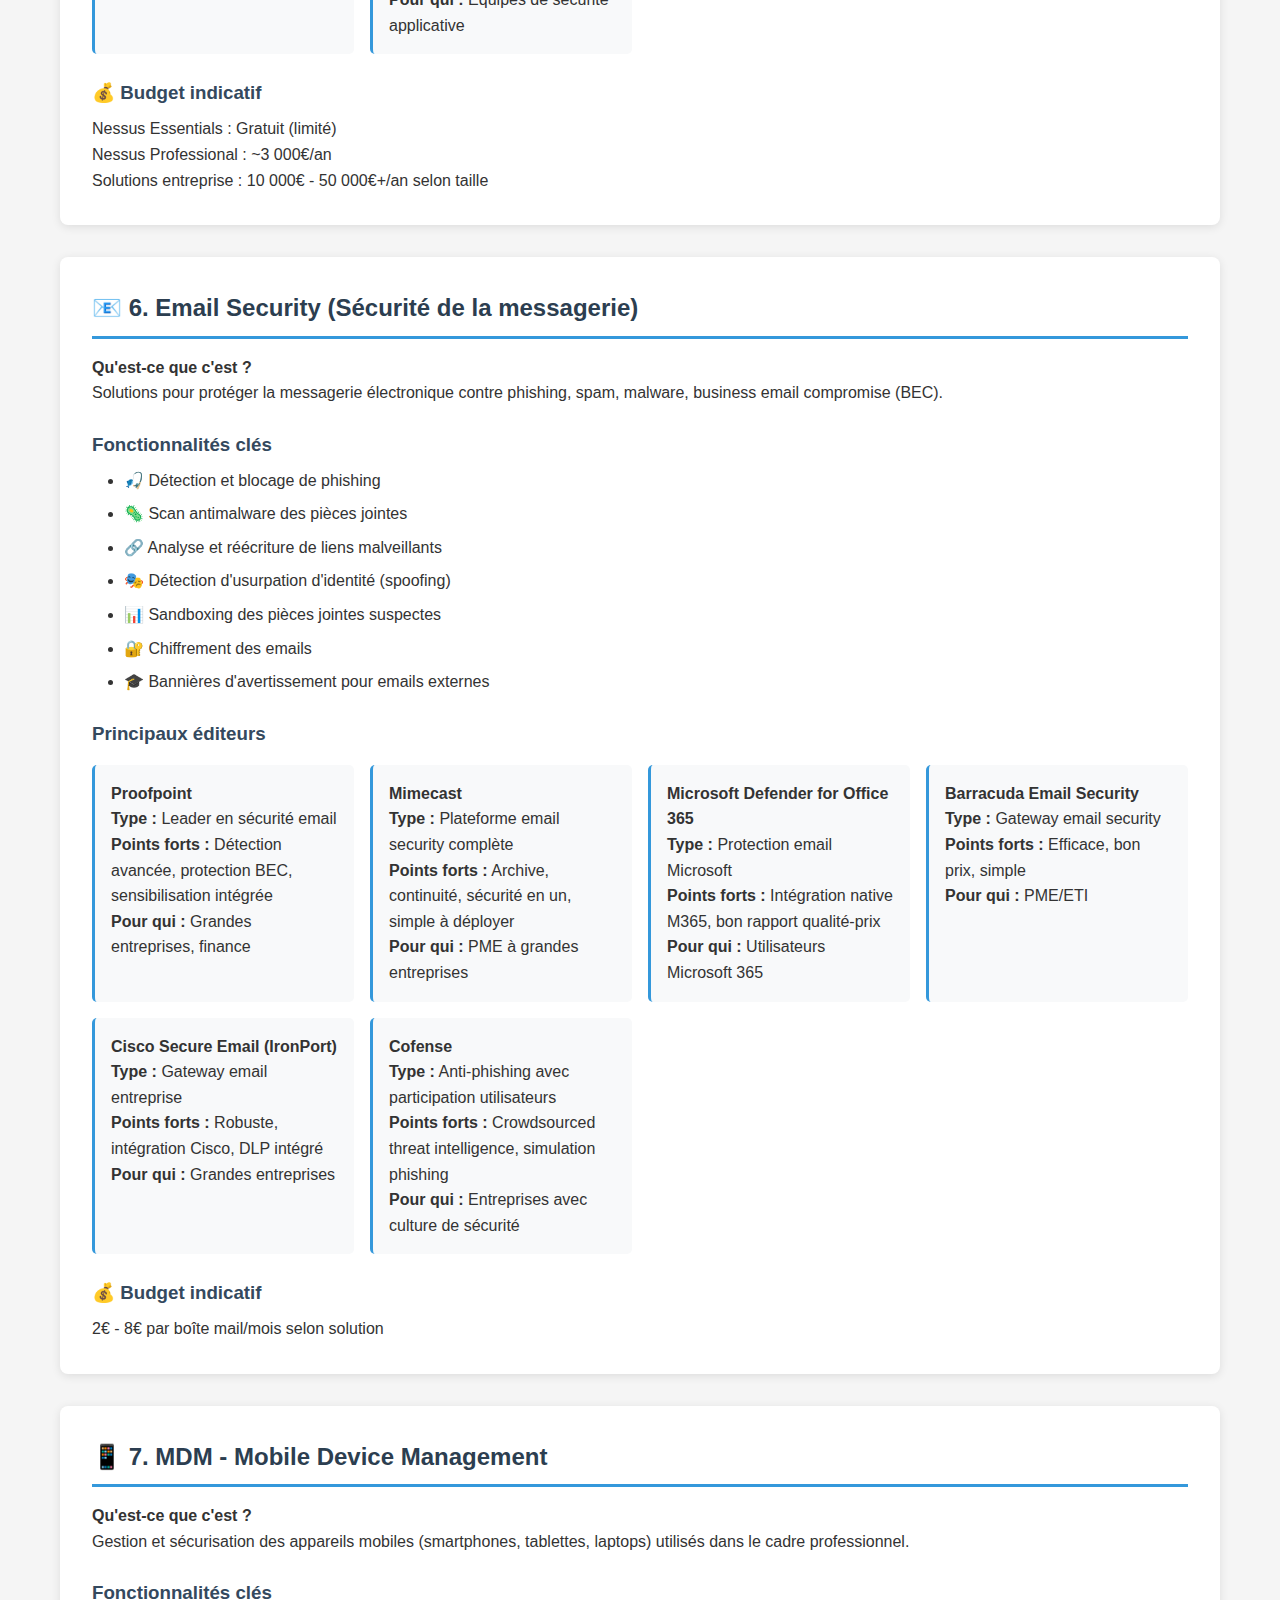
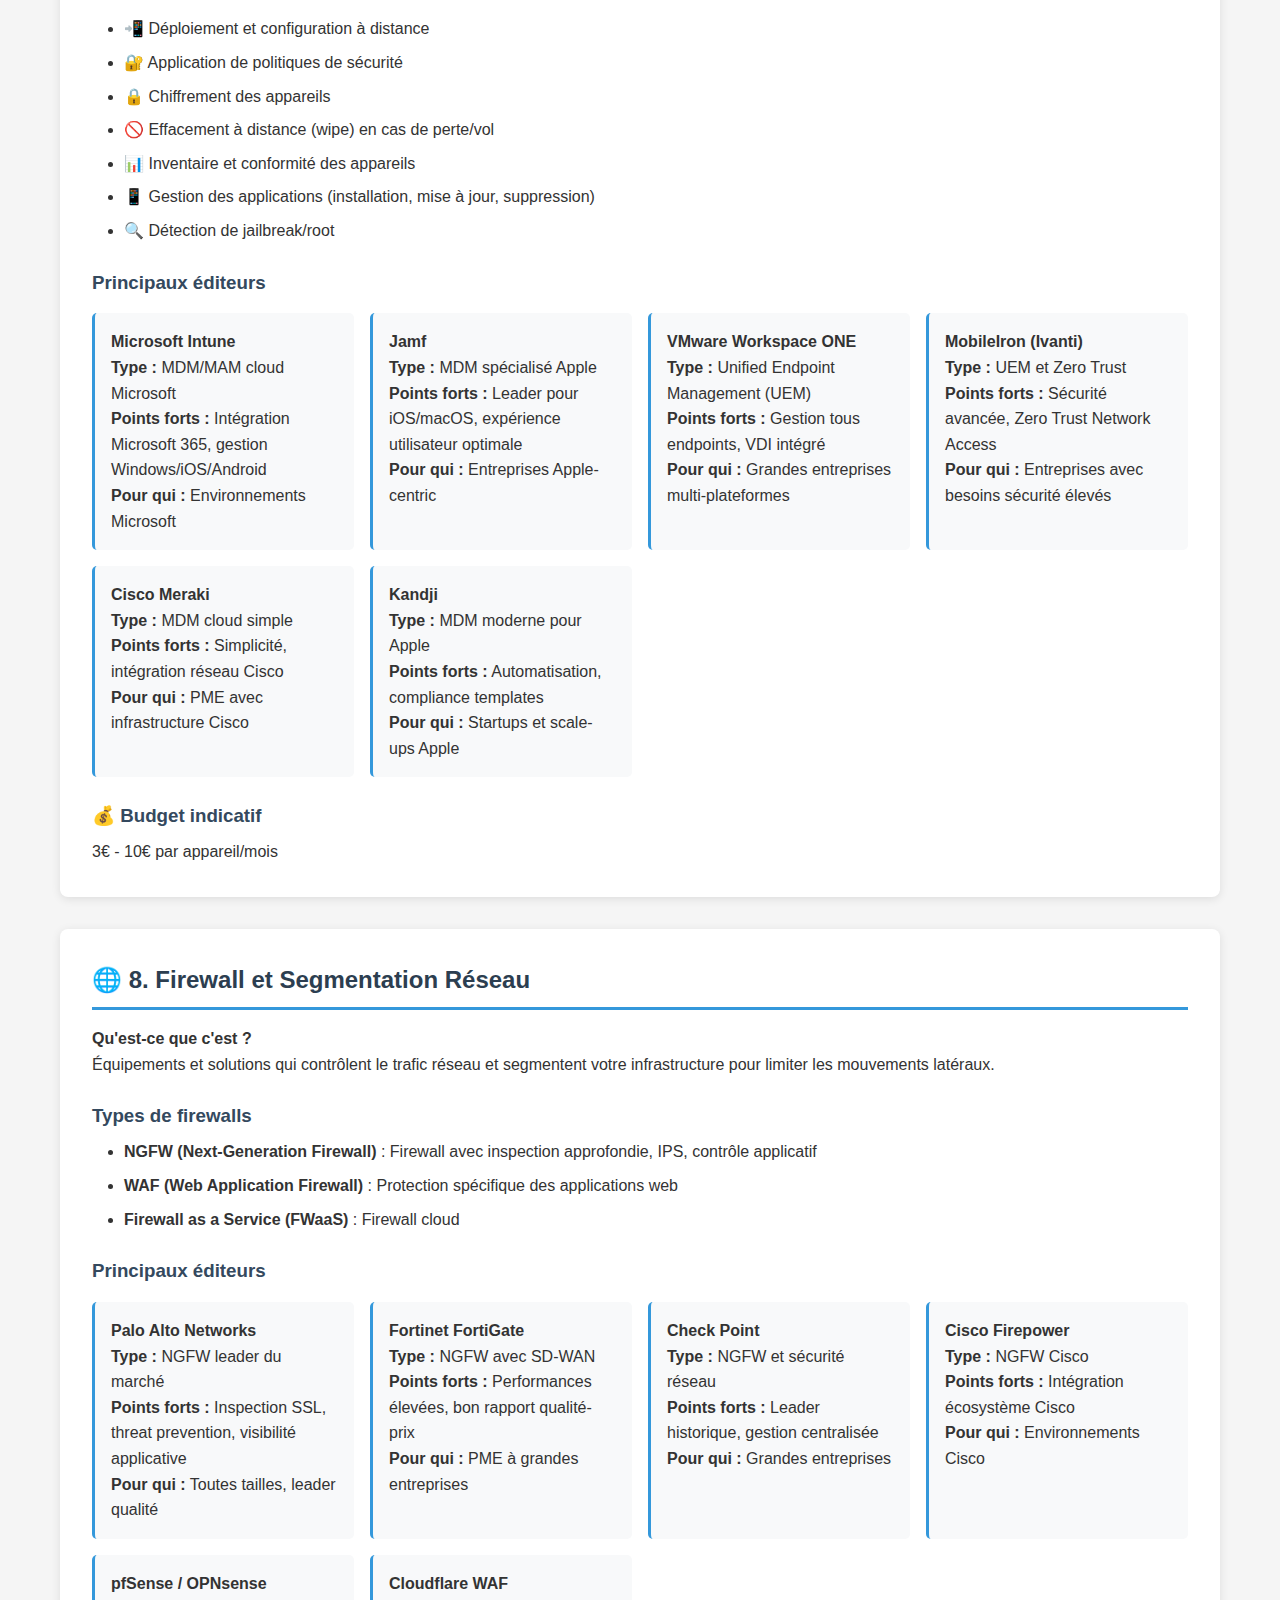
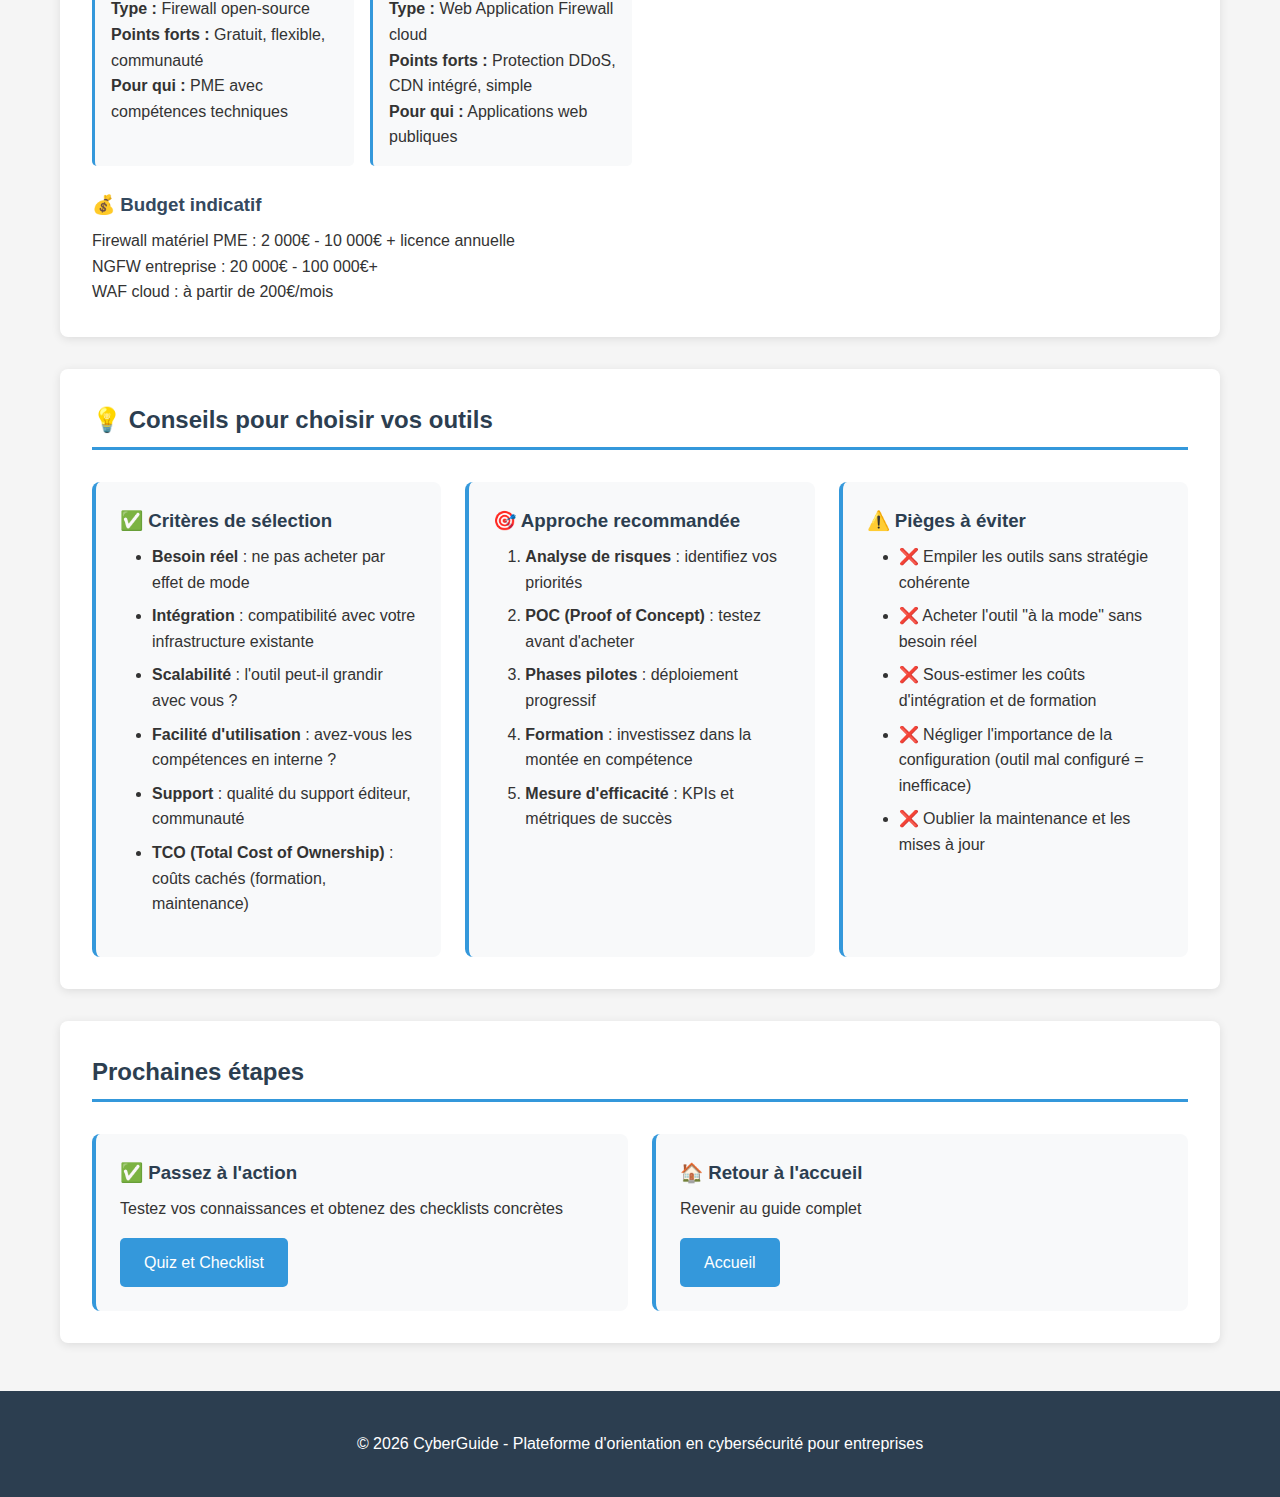
<file: outils.html>
<!DOCTYPE html>
<html lang="fr">
<head>
    <meta charset="UTF-8">
    <meta name="viewport" content="width=device-width, initial-scale=1.0">
    <title>Outils de Sécurité - CyberGuide</title>
    <link rel="stylesheet" href="style.css">
</head>
<body>
    <nav class="navbar">
        <div class="container">
            <h1 class="logo">🛡️ CyberGuide</h1>
            <ul class="nav-menu">
                <li><a href="index.html">Accueil</a></li>
                <li><a href="secteurs.html">Votre Contexte</a></li>
                <li><a href="sensibilisation.html">Sensibilisation</a></li>
                <li><a href="reglementation.html">Réglementation</a></li>
                <li><a href="acteurs.html">Acteurs</a></li>
                <li><a href="prestataires.html">Prestataires</a></li>
                <li><a href="outils.html">Outils</a></li>
                <li><a href="action.html">Quiz & Checklist</a></li>
            </ul>
        </div>
    </nav>

    <header class="hero">
        <div class="container">
            <h1>Outils et Solutions de Cybersécurité</h1>
            <p class="subtitle">Catalogue des technologies de sécurité par catégorie</p>
        </div>
    </header>

    <main class="container">
        <section class="intro">
            <h2>Comment choisir vos outils ?</h2>
            <p>Le marché de la cybersécurité propose une multitude de solutions. Cette page vous aide à comprendre les grandes catégories d'outils et à identifier ceux qui correspondent à vos besoins.</p>

            <h3>Priorisation selon la maturité</h3>
            <table>
                <tr>
                    <th>Niveau</th>
                    <th>Outils prioritaires</th>
                    <th>Description</th>
                </tr>
                <tr>
                    <td><strong>🟢 Débutant</strong></td>
                    <td>Antivirus/EDR, Firewall, MFA, Sauvegarde, Gestionnaire de mots de passe</td>
                    <td>Fondamentaux de protection</td>
                </tr>
                <tr>
                    <td><strong>🟡 Intermédiaire</strong></td>
                    <td>+ SIEM, Scan vulnérabilités, MDM, Email Security, IAM</td>
                    <td>Détection et gestion des accès</td>
                </tr>
                <tr>
                    <td><strong>🔴 Avancé</strong></td>
                    <td>+ XDR, SOAR, Threat Intelligence, DLP, CASB, Zero Trust</td>
                    <td>Défense en profondeur et automatisation</td>
                </tr>
            </table>
        </section>

        <section class="tool-category">
            <h2>🛡️ 1. EDR/XDR - Protection des Endpoints</h2>
            <p><strong>Qu'est-ce que c'est ?</strong></p>
            <p><strong>EDR (Endpoint Detection and Response)</strong> : Solution qui surveille et protège les postes de travail, serveurs et appareils mobiles contre les menaces. Va au-delà de l'antivirus traditionnel.</p>
            <p><strong>XDR (Extended Detection and Response)</strong> : Évolution de l'EDR qui corrèle les données de multiples sources (endpoints, réseau, cloud, email) pour une détection plus efficace.</p>

            <h3>Fonctionnalités clés</h3>
            <ul>
                <li>🔍 Détection comportementale de malwares et ransomwares</li>
                <li>🚨 Alertes en temps réel sur activités suspectes</li>
                <li>🔒 Isolation automatique des endpoints compromis</li>
                <li>🔬 Investigation forensique</li>
                <li>🔄 Rollback (retour arrière) après attaque</li>
                <li>🤖 Threat hunting proactif</li>
            </ul>

            <h3>Principaux éditeurs</h3>
            <div class="tool-items">
                <div class="tool-item">
                    <h4>CrowdStrike Falcon</h4>
                    <p><strong>Type :</strong> EDR/XDR cloud-native</p>
                    <p><strong>Points forts :</strong> Leader du marché, détection par IA, threat intelligence</p>
                    <p><strong>Pour qui :</strong> PME à grandes entreprises</p>
                </div>

                <div class="tool-item">
                    <h4>SentinelOne</h4>
                    <p><strong>Type :</strong> EDR/XDR avec IA autonome</p>
                    <p><strong>Points forts :</strong> Remédiation automatique, rapide à déployer</p>
                    <p><strong>Pour qui :</strong> Toutes tailles d'entreprises</p>
                </div>

                <div class="tool-item">
                    <h4>Microsoft Defender for Endpoint</h4>
                    <p><strong>Type :</strong> EDR/XDR intégré à l'écosystème Microsoft</p>
                    <p><strong>Points forts :</strong> Intégration native Windows, bon rapport qualité-prix</p>
                    <p><strong>Pour qui :</strong> Environnements Microsoft 365</p>
                </div>

                <div class="tool-item">
                    <h4>Palo Alto Cortex XDR</h4>
                    <p><strong>Type :</strong> XDR avancé</p>
                    <p><strong>Points forts :</strong> Corrélation multi-sources, analytics avancés</p>
                    <p><strong>Pour qui :</strong> Grandes entreprises</p>
                </div>

                <div class="tool-item">
                    <h4>Trend Micro Apex One</h4>
                    <p><strong>Type :</strong> EDR</p>
                    <p><strong>Points forts :</strong> Efficace contre ransomware, gestion centralisée</p>
                    <p><strong>Pour qui :</strong> PME/ETI</p>
                </div>

                <div class="tool-item">
                    <h4>Carbon Black (VMware)</h4>
                    <p><strong>Type :</strong> EDR</p>
                    <p><strong>Points forts :</strong> Visibilité complète, threat hunting</p>
                    <p><strong>Pour qui :</strong> Entreprises avec SOC interne</p>
                </div>
            </div>

            <h3>💰 Budget indicatif</h3>
            <p>5€ - 15€ par endpoint/mois selon solution et volume</p>
        </section>

        <section class="tool-category">
            <h2>🔐 2. IAM - Identity and Access Management (Gestion des Identités et Accès)</h2>
            <p><strong>Qu'est-ce que c'est ?</strong></p>
            <p>Solutions pour gérer les identités utilisateurs, leurs droits d'accès, et l'authentification. Contrôle "qui accède à quoi".</p>

            <h3>Fonctionnalités clés</h3>
            <ul>
                <li>🔑 Authentification multi-facteurs (MFA)</li>
                <li>🎭 Single Sign-On (SSO) : un seul login pour toutes les applications</li>
                <li>👥 Gestion centralisée des utilisateurs et permissions</li>
                <li>🔄 Provisioning/Deprovisioning automatique</li>
                <li>📊 Gouvernance des accès et revue des droits</li>
                <li>🎯 Accès privilégiés (PAM - Privileged Access Management)</li>
            </ul>

            <h3>Principaux éditeurs</h3>
            <div class="tool-items">
                <div class="tool-item">
                    <h4>Okta</h4>
                    <p><strong>Type :</strong> IAM cloud, leader du marché</p>
                    <p><strong>Points forts :</strong> Intégrations multiples, SSO, MFA, simple à utiliser</p>
                    <p><strong>Pour qui :</strong> PME à grandes entreprises, environnements cloud</p>
                </div>

                <div class="tool-item">
                    <h4>Microsoft Entra ID (Azure AD)</h4>
                    <p><strong>Type :</strong> IAM cloud Microsoft</p>
                    <p><strong>Points forts :</strong> Intégration native Microsoft 365, Conditional Access</p>
                    <p><strong>Pour qui :</strong> Environnements Microsoft</p>
                </div>

                <div class="tool-item">
                    <h4>Ping Identity</h4>
                    <p><strong>Type :</strong> IAM entreprise</p>
                    <p><strong>Points forts :</strong> Haute disponibilité, hybride (on-prem + cloud)</p>
                    <p><strong>Pour qui :</strong> Grandes entreprises, finance, santé</p>
                </div>

                <div class="tool-item">
                    <h4>CyberArk</h4>
                    <p><strong>Type :</strong> PAM (Privileged Access Management)</p>
                    <p><strong>Points forts :</strong> Leader PAM, sécurisation comptes admin, coffre-fort mots de passe</p>
                    <p><strong>Pour qui :</strong> Entreprises avec besoin fort sur accès privilégiés</p>
                </div>

                <div class="tool-item">
                    <h4>OneLogin</h4>
                    <p><strong>Type :</strong> IAM cloud</p>
                    <p><strong>Points forts :</strong> Simplicité, bon rapport qualité-prix</p>
                    <p><strong>Pour qui :</strong> PME/ETI</p>
                </div>

                <div class="tool-item">
                    <h4>JumpCloud</h4>
                    <p><strong>Type :</strong> IAM cloud moderne</p>
                    <p><strong>Points forts :</strong> Gestion multi-OS (Windows, Mac, Linux), MDM intégré</p>
                    <p><strong>Pour qui :</strong> PME avec environnements hétérogènes</p>
                </div>
            </div>

            <h3>💰 Budget indicatif</h3>
            <p>3€ - 10€ par utilisateur/mois pour IAM de base</p>
            <p>15€ - 40€ par compte privilégié/mois pour PAM</p>
        </section>

        <section class="tool-category">
            <h2>💾 3. Sauvegarde (Backup) et Disaster Recovery</h2>
            <p><strong>Qu'est-ce que c'est ?</strong></p>
            <p>Solutions pour sauvegarder vos données et assurer leur récupération en cas d'incident (ransomware, panne, erreur humaine, catastrophe).</p>

            <h3>Fonctionnalités clés</h3>
            <ul>
                <li>🔄 Sauvegarde automatique et planifiée</li>
                <li>☁️ Sauvegarde cloud et/ou on-premise</li>
                <li>🔒 Sauvegardes immutables (protection anti-ransomware)</li>
                <li>⚡ Restauration rapide (RPO/RTO courts)</li>
                <li>🔬 Tests de restauration automatisés</li>
                <li>📊 Réplication et snapshots</li>
                <li>🌐 Disaster Recovery as a Service (DRaaS)</li>
            </ul>

            <h3>Principaux éditeurs</h3>
            <div class="tool-items">
                <div class="tool-item">
                    <h4>Veeam</h4>
                    <p><strong>Type :</strong> Backup et réplication (leader du marché)</p>
                    <p><strong>Points forts :</strong> Spécialiste virtualisation (VMware, Hyper-V), backup Microsoft 365</p>
                    <p><strong>Pour qui :</strong> PME à grandes entreprises</p>
                </div>

                <div class="tool-item">
                    <h4>Acronis Cyber Protect</h4>
                    <p><strong>Type :</strong> Backup + EDR intégré</p>
                    <p><strong>Points forts :</strong> Protection anti-ransomware, backup + cybersécurité en un</p>
                    <p><strong>Pour qui :</strong> PME cherchant solution tout-en-un</p>
                </div>

                <div class="tool-item">
                    <h4>Commvault</h4>
                    <p><strong>Type :</strong> Plateforme de gestion de données</p>
                    <p><strong>Points forts :</strong> Entreprise, multi-cloud, gouvernance des données</p>
                    <p><strong>Pour qui :</strong> Grandes entreprises</p>
                </div>

                <div class="tool-item">
                    <h4>Rubrik</h4>
                    <p><strong>Type :</strong> Cloud Data Management</p>
                    <p><strong>Points forts :</strong> Simplicité, cloud-native, récupération rapide</p>
                    <p><strong>Pour qui :</strong> Entreprises orientées cloud</p>
                </div>

                <div class="tool-item">
                    <h4>Cohesity</h4>
                    <p><strong>Type :</strong> Gestion de données moderne</p>
                    <p><strong>Points forts :</strong> Plateforme unifiée, analytics, sécurité intégrée</p>
                    <p><strong>Pour qui :</strong> Grandes entreprises</p>
                </div>

                <div class="tool-item">
                    <h4>Nakivo</h4>
                    <p><strong>Type :</strong> Backup VMware et Hyper-V</p>
                    <p><strong>Points forts :</strong> Bon rapport qualité-prix, simple</p>
                    <p><strong>Pour qui :</strong> PME</p>
                </div>
            </div>

            <h3>💰 Budget indicatif</h3>
            <p>Varie selon volume de données : à partir de 500€/mois pour une PME</p>
            <p>Stockage cloud : 0,01€ - 0,05€ par GB/mois</p>
        </section>

        <section class="tool-category">
            <h2>📊 4. SIEM - Security Information and Event Management</h2>
            <p><strong>Qu'est-ce que c'est ?</strong></p>
            <p>Plateforme centralisée qui collecte, analyse et corrèle les logs de sécurité de toute l'infrastructure pour détecter les incidents.</p>

            <h3>Fonctionnalités clés</h3>
            <ul>
                <li>📥 Collecte centralisée des logs (firewall, serveurs, applications, etc.)</li>
                <li>🔍 Corrélation d'événements et détection d'anomalies</li>
                <li>🚨 Alertes automatiques sur incidents de sécurité</li>
                <li>📊 Dashboards et reporting de conformité</li>
                <li>🔬 Investigation et forensics</li>
                <li>🤖 Intégration avec SOAR pour automatisation</li>
            </ul>

            <h3>Principaux éditeurs</h3>
            <div class="tool-items">
                <div class="tool-item">
                    <h4>Splunk Enterprise Security</h4>
                    <p><strong>Type :</strong> SIEM puissant et flexible</p>
                    <p><strong>Points forts :</strong> Leader historique, analytics avancés, marketplace d'apps</p>
                    <p><strong>Pour qui :</strong> Grandes entreprises avec ressources SOC</p>
                </div>

                <div class="tool-item">
                    <h4>Microsoft Sentinel</h4>
                    <p><strong>Type :</strong> SIEM cloud-native (Azure)</p>
                    <p><strong>Points forts :</strong> Intégration Microsoft, scalabilité cloud, IA intégrée</p>
                    <p><strong>Pour qui :</strong> Environnements Azure/Microsoft 365</p>
                </div>

                <div class="tool-item">
                    <h4>IBM QRadar</h4>
                    <p><strong>Type :</strong> SIEM entreprise</p>
                    <p><strong>Points forts :</strong> Détection avancée, forte présence historique</p>
                    <p><strong>Pour qui :</strong> Grandes entreprises, secteur financier</p>
                </div>

                <div class="tool-item">
                    <h4>Elastic Security (ELK)</h4>
                    <p><strong>Type :</strong> SIEM open-source et commercial</p>
                    <p><strong>Points forts :</strong> Flexible, recherche puissante, communauté active</p>
                    <p><strong>Pour qui :</strong> Entreprises avec équipes techniques</p>
                </div>

                <div class="tool-item">
                    <h4>LogRhythm</h4>
                    <p><strong>Type :</strong> SIEM avec SOAR intégré</p>
                    <p><strong>Points forts :</strong> Tout-en-un, bonne interface, réponse automatisée</p>
                    <p><strong>Pour qui :</strong> ETI/Grandes entreprises</p>
                </div>

                <div class="tool-item">
                    <h4>Sekoia.io</h4>
                    <p><strong>Type :</strong> XDR/SIEM français</p>
                    <p><strong>Points forts :</strong> SaaS, threat intelligence intégrée, souverain</p>
                    <p><strong>Pour qui :</strong> PME/ETI françaises</p>
                </div>
            </div>

            <h3>💰 Budget indicatif</h3>
            <p>Varie selon volume de logs : 5 000€ - 50 000€+/mois selon taille</p>
            <p>Solutions SaaS plus accessibles : à partir de 3 000€/mois</p>
        </section>

        <section class="tool-category">
            <h2>🔍 5. Scan de Vulnérabilités et Gestion des Vulnérabilités</h2>
            <p><strong>Qu'est-ce que c'est ?</strong></p>
            <p>Outils qui scannent votre infrastructure (réseau, serveurs, applications) pour identifier les vulnérabilités de sécurité.</p>

            <h3>Fonctionnalités clés</h3>
            <ul>
                <li>🔍 Scan automatisé des vulnérabilités (CVE)</li>
                <li>📊 Priorisation des risques (scoring CVSS)</li>
                <li>🌐 Scan de réseau interne et externe</li>
                <li>🖥️ Scan d'applications web (OWASP Top 10)</li>
                <li>📈 Suivi de la remediation</li>
                <li>📋 Rapports de conformité (PCI DSS, ISO 27001)</li>
            </ul>

            <h3>Principaux éditeurs</h3>
            <div class="tool-items">
                <div class="tool-item">
                    <h4>Tenable Nessus / Tenable.io</h4>
                    <p><strong>Type :</strong> Leader du scan de vulnérabilités</p>
                    <p><strong>Points forts :</strong> Base de données CVE complète, rapports détaillés</p>
                    <p><strong>Pour qui :</strong> Toutes tailles, PME avec Nessus, Grandes avec Tenable.io</p>
                </div>

                <div class="tool-item">
                    <h4>Qualys VMDR</h4>
                    <p><strong>Type :</strong> Plateforme cloud de gestion des vulnérabilités</p>
                    <p><strong>Points forts :</strong> SaaS, scalable, détection continue</p>
                    <p><strong>Pour qui :</strong> PME à grandes entreprises</p>
                </div>

                <div class="tool-item">
                    <h4>Rapid7 InsightVM</h4>
                    <p><strong>Type :</strong> Gestion des vulnérabilités et réponse</p>
                    <p><strong>Points forts :</strong> Live monitoring, priorisation basée sur le risque réel</p>
                    <p><strong>Pour qui :</strong> ETI/Grandes entreprises</p>
                </div>

                <div class="tool-item">
                    <h4>Acunetix</h4>
                    <p><strong>Type :</strong> Scan de vulnérabilités web</p>
                    <p><strong>Points forts :</strong> Spécialisé applications web, détection SQL injection, XSS</p>
                    <p><strong>Pour qui :</strong> Entreprises avec applications web critiques</p>
                </div>

                <div class="tool-item">
                    <h4>OpenVAS</h4>
                    <p><strong>Type :</strong> Scanner open-source</p>
                    <p><strong>Points forts :</strong> Gratuit, communauté active</p>
                    <p><strong>Pour qui :</strong> PME avec contraintes budgétaires</p>
                </div>

                <div class="tool-item">
                    <h4>Burp Suite Pro</h4>
                    <p><strong>Type :</strong> Test de sécurité d'applications web</p>
                    <p><strong>Points forts :</strong> Outil de référence pour pentesters, scan + tests manuels</p>
                    <p><strong>Pour qui :</strong> Équipes de sécurité applicative</p>
                </div>
            </div>

            <h3>💰 Budget indicatif</h3>
            <p>Nessus Essentials : Gratuit (limité)</p>
            <p>Nessus Professional : ~3 000€/an</p>
            <p>Solutions entreprise : 10 000€ - 50 000€+/an selon taille</p>
        </section>

        <section class="tool-category">
            <h2>📧 6. Email Security (Sécurité de la messagerie)</h2>
            <p><strong>Qu'est-ce que c'est ?</strong></p>
            <p>Solutions pour protéger la messagerie électronique contre phishing, spam, malware, business email compromise (BEC).</p>

            <h3>Fonctionnalités clés</h3>
            <ul>
                <li>🎣 Détection et blocage de phishing</li>
                <li>🦠 Scan antimalware des pièces jointes</li>
                <li>🔗 Analyse et réécriture de liens malveillants</li>
                <li>🎭 Détection d'usurpation d'identité (spoofing)</li>
                <li>📊 Sandboxing des pièces jointes suspectes</li>
                <li>🔐 Chiffrement des emails</li>
                <li>🎓 Bannières d'avertissement pour emails externes</li>
            </ul>

            <h3>Principaux éditeurs</h3>
            <div class="tool-items">
                <div class="tool-item">
                    <h4>Proofpoint</h4>
                    <p><strong>Type :</strong> Leader en sécurité email</p>
                    <p><strong>Points forts :</strong> Détection avancée, protection BEC, sensibilisation intégrée</p>
                    <p><strong>Pour qui :</strong> Grandes entreprises, finance</p>
                </div>

                <div class="tool-item">
                    <h4>Mimecast</h4>
                    <p><strong>Type :</strong> Plateforme email security complète</p>
                    <p><strong>Points forts :</strong> Archive, continuité, sécurité en un, simple à déployer</p>
                    <p><strong>Pour qui :</strong> PME à grandes entreprises</p>
                </div>

                <div class="tool-item">
                    <h4>Microsoft Defender for Office 365</h4>
                    <p><strong>Type :</strong> Protection email Microsoft</p>
                    <p><strong>Points forts :</strong> Intégration native M365, bon rapport qualité-prix</p>
                    <p><strong>Pour qui :</strong> Utilisateurs Microsoft 365</p>
                </div>

                <div class="tool-item">
                    <h4>Barracuda Email Security</h4>
                    <p><strong>Type :</strong> Gateway email security</p>
                    <p><strong>Points forts :</strong> Efficace, bon prix, simple</p>
                    <p><strong>Pour qui :</strong> PME/ETI</p>
                </div>

                <div class="tool-item">
                    <h4>Cisco Secure Email (IronPort)</h4>
                    <p><strong>Type :</strong> Gateway email entreprise</p>
                    <p><strong>Points forts :</strong> Robuste, intégration Cisco, DLP intégré</p>
                    <p><strong>Pour qui :</strong> Grandes entreprises</p>
                </div>

                <div class="tool-item">
                    <h4>Cofense</h4>
                    <p><strong>Type :</strong> Anti-phishing avec participation utilisateurs</p>
                    <p><strong>Points forts :</strong> Crowdsourced threat intelligence, simulation phishing</p>
                    <p><strong>Pour qui :</strong> Entreprises avec culture de sécurité</p>
                </div>
            </div>

            <h3>💰 Budget indicatif</h3>
            <p>2€ - 8€ par boîte mail/mois selon solution</p>
        </section>

        <section class="tool-category">
            <h2>📱 7. MDM - Mobile Device Management</h2>
            <p><strong>Qu'est-ce que c'est ?</strong></p>
            <p>Gestion et sécurisation des appareils mobiles (smartphones, tablettes, laptops) utilisés dans le cadre professionnel.</p>

            <h3>Fonctionnalités clés</h3>
            <ul>
                <li>📲 Déploiement et configuration à distance</li>
                <li>🔐 Application de politiques de sécurité</li>
                <li>🔒 Chiffrement des appareils</li>
                <li>🚫 Effacement à distance (wipe) en cas de perte/vol</li>
                <li>📊 Inventaire et conformité des appareils</li>
                <li>📱 Gestion des applications (installation, mise à jour, suppression)</li>
                <li>🔍 Détection de jailbreak/root</li>
            </ul>

            <h3>Principaux éditeurs</h3>
            <div class="tool-items">
                <div class="tool-item">
                    <h4>Microsoft Intune</h4>
                    <p><strong>Type :</strong> MDM/MAM cloud Microsoft</p>
                    <p><strong>Points forts :</strong> Intégration Microsoft 365, gestion Windows/iOS/Android</p>
                    <p><strong>Pour qui :</strong> Environnements Microsoft</p>
                </div>

                <div class="tool-item">
                    <h4>Jamf</h4>
                    <p><strong>Type :</strong> MDM spécialisé Apple</p>
                    <p><strong>Points forts :</strong> Leader pour iOS/macOS, expérience utilisateur optimale</p>
                    <p><strong>Pour qui :</strong> Entreprises Apple-centric</p>
                </div>

                <div class="tool-item">
                    <h4>VMware Workspace ONE</h4>
                    <p><strong>Type :</strong> Unified Endpoint Management (UEM)</p>
                    <p><strong>Points forts :</strong> Gestion tous endpoints, VDI intégré</p>
                    <p><strong>Pour qui :</strong> Grandes entreprises multi-plateformes</p>
                </div>

                <div class="tool-item">
                    <h4>MobileIron (Ivanti)</h4>
                    <p><strong>Type :</strong> UEM et Zero Trust</p>
                    <p><strong>Points forts :</strong> Sécurité avancée, Zero Trust Network Access</p>
                    <p><strong>Pour qui :</strong> Entreprises avec besoins sécurité élevés</p>
                </div>

                <div class="tool-item">
                    <h4>Cisco Meraki</h4>
                    <p><strong>Type :</strong> MDM cloud simple</p>
                    <p><strong>Points forts :</strong> Simplicité, intégration réseau Cisco</p>
                    <p><strong>Pour qui :</strong> PME avec infrastructure Cisco</p>
                </div>

                <div class="tool-item">
                    <h4>Kandji</h4>
                    <p><strong>Type :</strong> MDM moderne pour Apple</p>
                    <p><strong>Points forts :</strong> Automatisation, compliance templates</p>
                    <p><strong>Pour qui :</strong> Startups et scale-ups Apple</p>
                </div>
            </div>

            <h3>💰 Budget indicatif</h3>
            <p>3€ - 10€ par appareil/mois</p>
        </section>

        <section class="tool-category">
            <h2>🌐 8. Firewall et Segmentation Réseau</h2>
            <p><strong>Qu'est-ce que c'est ?</strong></p>
            <p>Équipements et solutions qui contrôlent le trafic réseau et segmentent votre infrastructure pour limiter les mouvements latéraux.</p>

            <h3>Types de firewalls</h3>
            <ul>
                <li><strong>NGFW (Next-Generation Firewall)</strong> : Firewall avec inspection approfondie, IPS, contrôle applicatif</li>
                <li><strong>WAF (Web Application Firewall)</strong> : Protection spécifique des applications web</li>
                <li><strong>Firewall as a Service (FWaaS)</strong> : Firewall cloud</li>
            </ul>

            <h3>Principaux éditeurs</h3>
            <div class="tool-items">
                <div class="tool-item">
                    <h4>Palo Alto Networks</h4>
                    <p><strong>Type :</strong> NGFW leader du marché</p>
                    <p><strong>Points forts :</strong> Inspection SSL, threat prevention, visibilité applicative</p>
                    <p><strong>Pour qui :</strong> Toutes tailles, leader qualité</p>
                </div>

                <div class="tool-item">
                    <h4>Fortinet FortiGate</h4>
                    <p><strong>Type :</strong> NGFW avec SD-WAN</p>
                    <p><strong>Points forts :</strong> Performances élevées, bon rapport qualité-prix</p>
                    <p><strong>Pour qui :</strong> PME à grandes entreprises</p>
                </div>

                <div class="tool-item">
                    <h4>Check Point</h4>
                    <p><strong>Type :</strong> NGFW et sécurité réseau</p>
                    <p><strong>Points forts :</strong> Leader historique, gestion centralisée</p>
                    <p><strong>Pour qui :</strong> Grandes entreprises</p>
                </div>

                <div class="tool-item">
                    <h4>Cisco Firepower</h4>
                    <p><strong>Type :</strong> NGFW Cisco</p>
                    <p><strong>Points forts :</strong> Intégration écosystème Cisco</p>
                    <p><strong>Pour qui :</strong> Environnements Cisco</p>
                </div>

                <div class="tool-item">
                    <h4>pfSense / OPNsense</h4>
                    <p><strong>Type :</strong> Firewall open-source</p>
                    <p><strong>Points forts :</strong> Gratuit, flexible, communauté</p>
                    <p><strong>Pour qui :</strong> PME avec compétences techniques</p>
                </div>

                <div class="tool-item">
                    <h4>Cloudflare WAF</h4>
                    <p><strong>Type :</strong> Web Application Firewall cloud</p>
                    <p><strong>Points forts :</strong> Protection DDoS, CDN intégré, simple</p>
                    <p><strong>Pour qui :</strong> Applications web publiques</p>
                </div>
            </div>

            <h3>💰 Budget indicatif</h3>
            <p>Firewall matériel PME : 2 000€ - 10 000€ + licence annuelle</p>
            <p>NGFW entreprise : 20 000€ - 100 000€+</p>
            <p>WAF cloud : à partir de 200€/mois</p>
        </section>

        <section>
            <h2>💡 Conseils pour choisir vos outils</h2>

            <div class="cards">
                <div class="card">
                    <h3>✅ Critères de sélection</h3>
                    <ul>
                        <li><strong>Besoin réel</strong> : ne pas acheter par effet de mode</li>
                        <li><strong>Intégration</strong> : compatibilité avec votre infrastructure existante</li>
                        <li><strong>Scalabilité</strong> : l'outil peut-il grandir avec vous ?</li>
                        <li><strong>Facilité d'utilisation</strong> : avez-vous les compétences en interne ?</li>
                        <li><strong>Support</strong> : qualité du support éditeur, communauté</li>
                        <li><strong>TCO (Total Cost of Ownership)</strong> : coûts cachés (formation, maintenance)</li>
                    </ul>
                </div>

                <div class="card">
                    <h3>🎯 Approche recommandée</h3>
                    <ol>
                        <li><strong>Analyse de risques</strong> : identifiez vos priorités</li>
                        <li><strong>POC (Proof of Concept)</strong> : testez avant d'acheter</li>
                        <li><strong>Phases pilotes</strong> : déploiement progressif</li>
                        <li><strong>Formation</strong> : investissez dans la montée en compétence</li>
                        <li><strong>Mesure d'efficacité</strong> : KPIs et métriques de succès</li>
                    </ol>
                </div>

                <div class="card">
                    <h3>⚠️ Pièges à éviter</h3>
                    <ul>
                        <li>❌ Empiler les outils sans stratégie cohérente</li>
                        <li>❌ Acheter l'outil "à la mode" sans besoin réel</li>
                        <li>❌ Sous-estimer les coûts d'intégration et de formation</li>
                        <li>❌ Négliger l'importance de la configuration (outil mal configuré = inefficace)</li>
                        <li>❌ Oublier la maintenance et les mises à jour</li>
                    </ul>
                </div>
            </div>
        </section>

        <section>
            <h2>Prochaines étapes</h2>
            <div class="cards">
                <div class="card">
                    <h3>✅ Passez à l'action</h3>
                    <p>Testez vos connaissances et obtenez des checklists concrètes</p>
                    <a href="action.html" class="btn">Quiz et Checklist</a>
                </div>
                <div class="card">
                    <h3>🏠 Retour à l'accueil</h3>
                    <p>Revenir au guide complet</p>
                    <a href="index.html" class="btn">Accueil</a>
                </div>
            </div>
        </section>
    </main>

    <footer>
        <div class="container">
            <p>&copy; 2026 CyberGuide - Plateforme d'orientation en cybersécurité pour entreprises</p>
        </div>
    </footer>
</body>
</html>
</file>
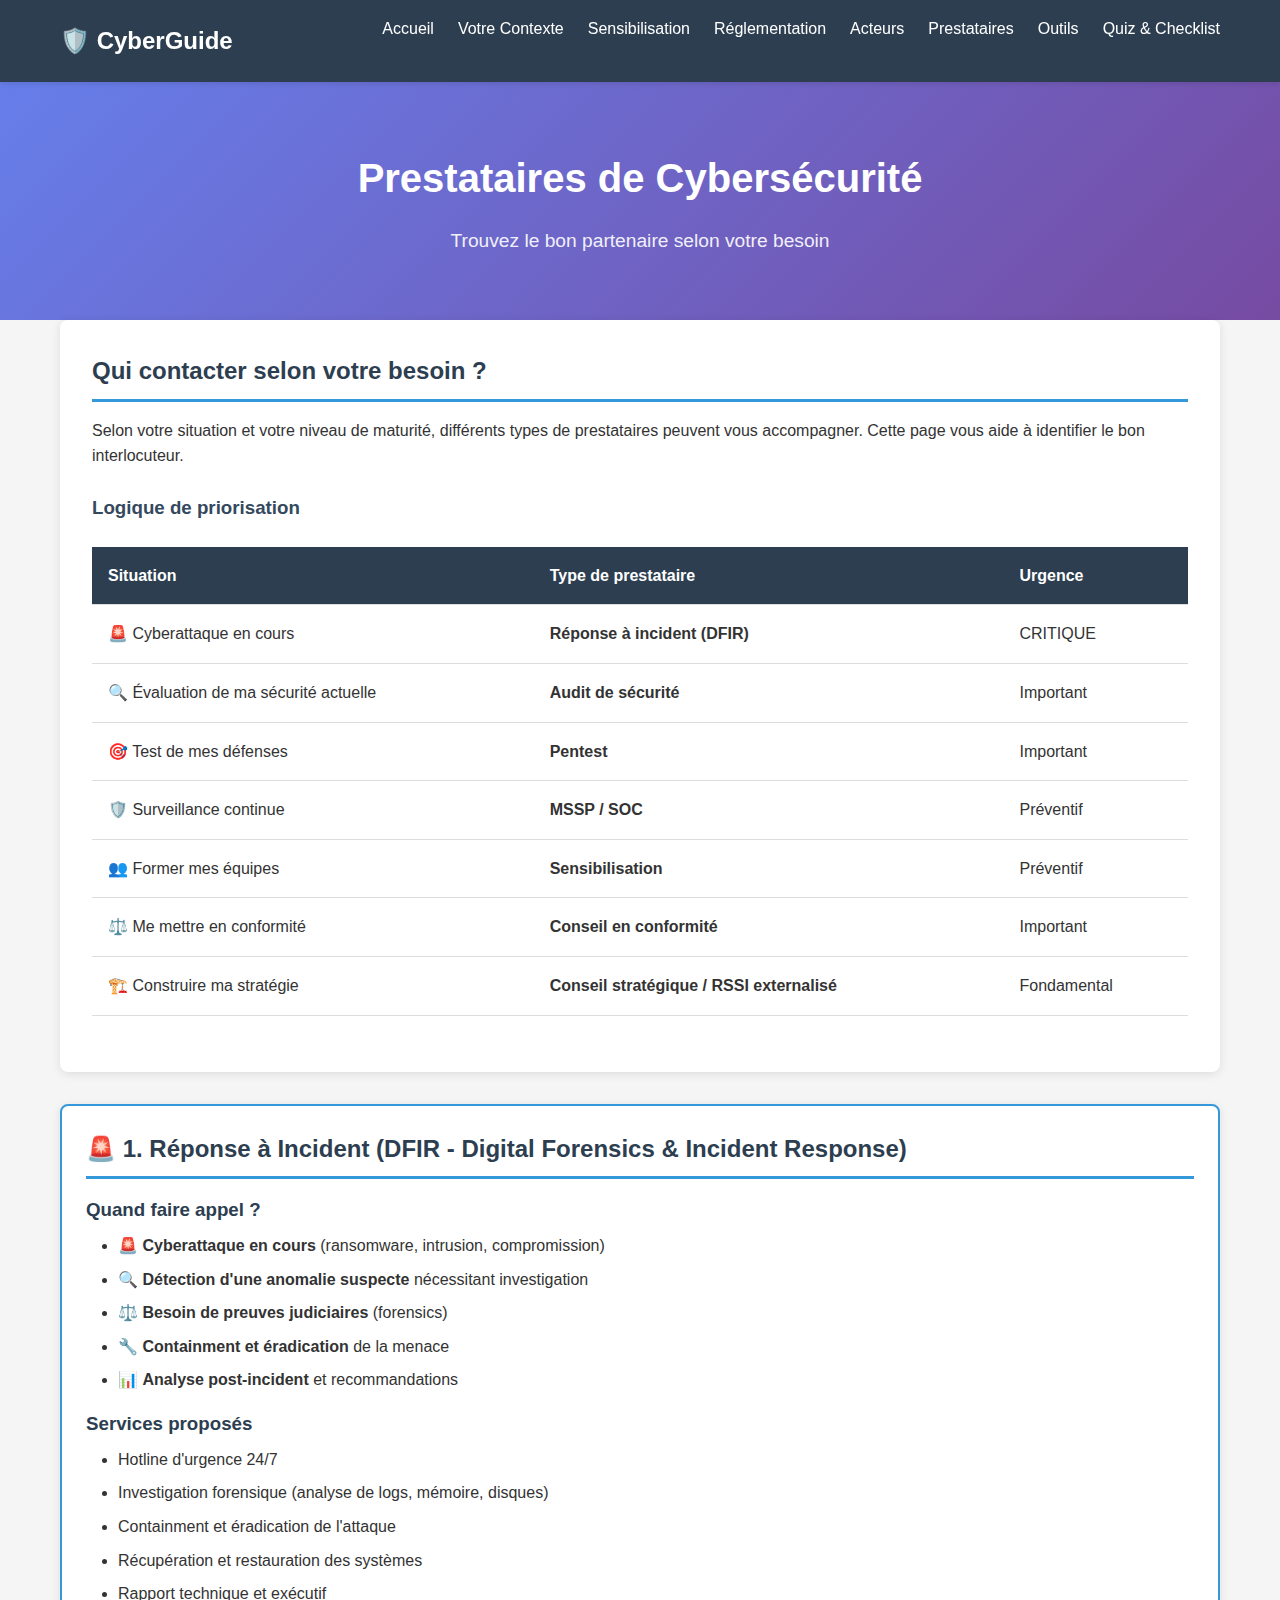
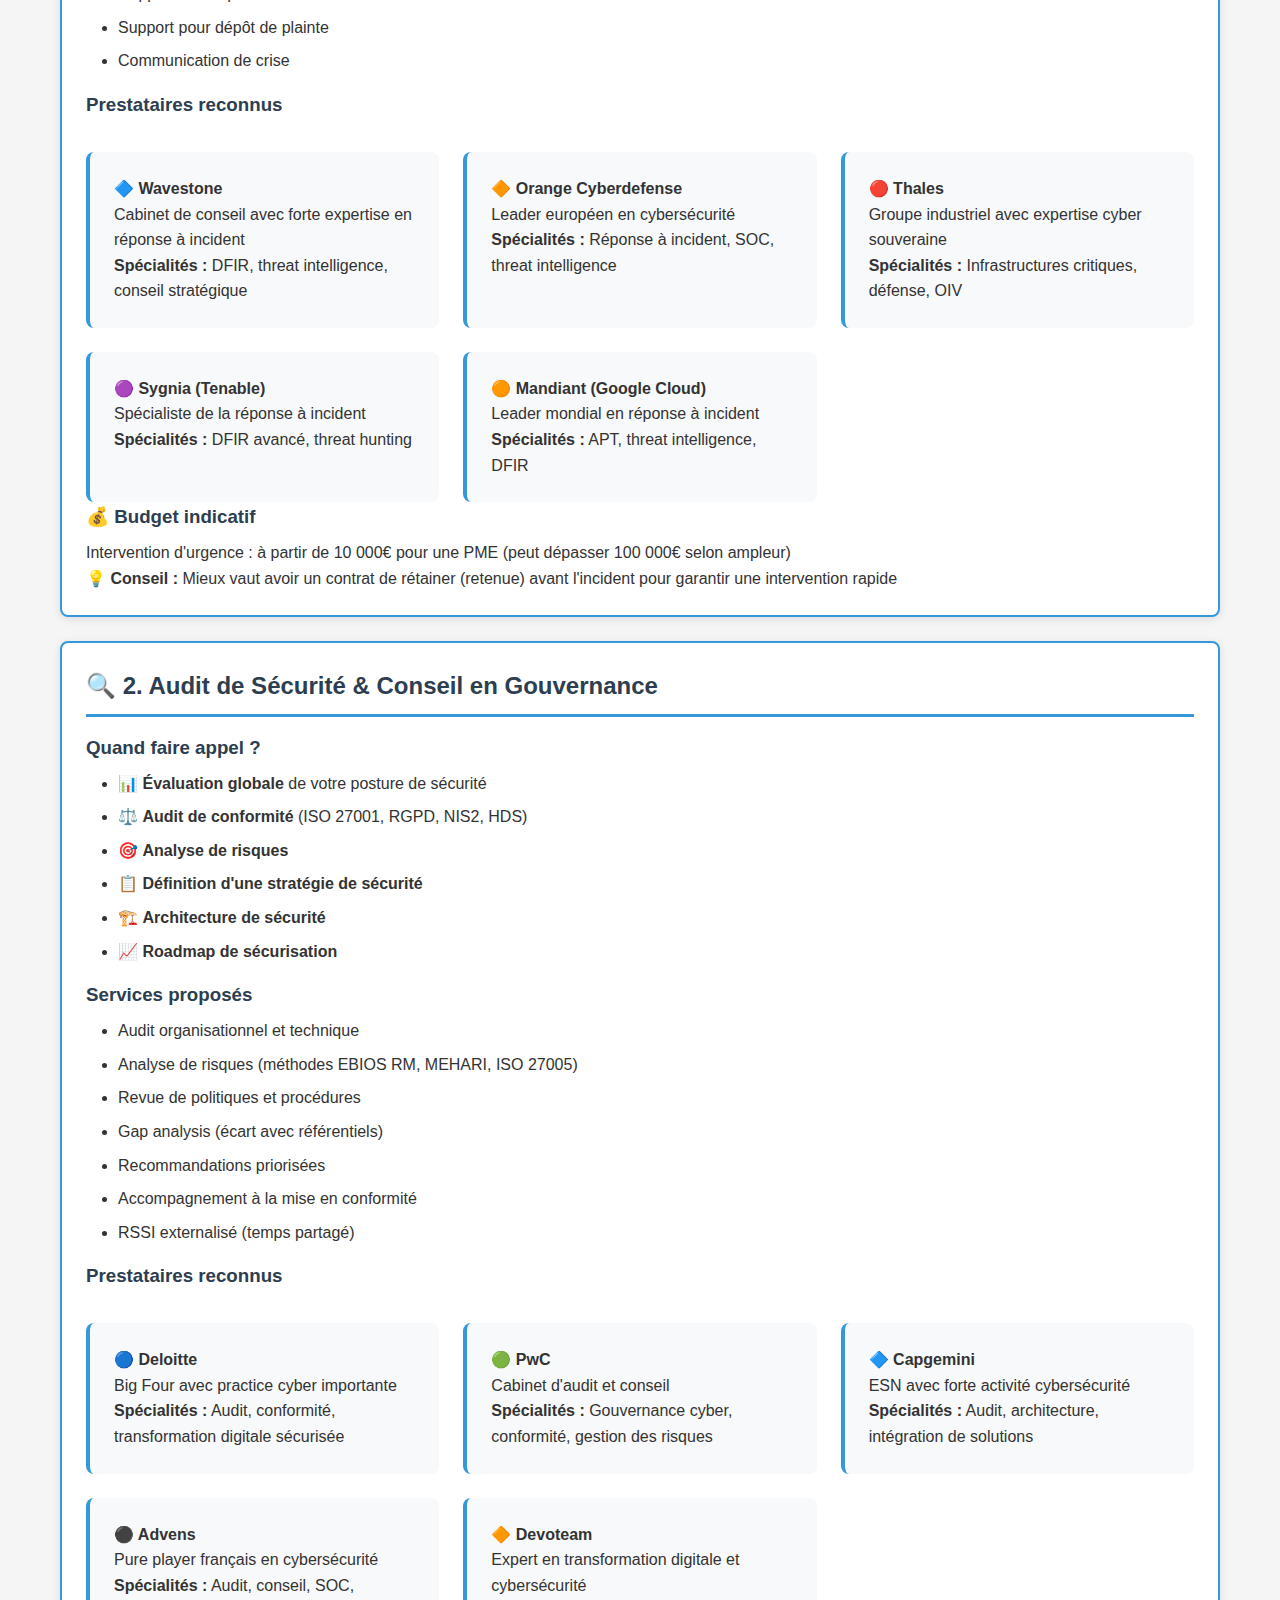
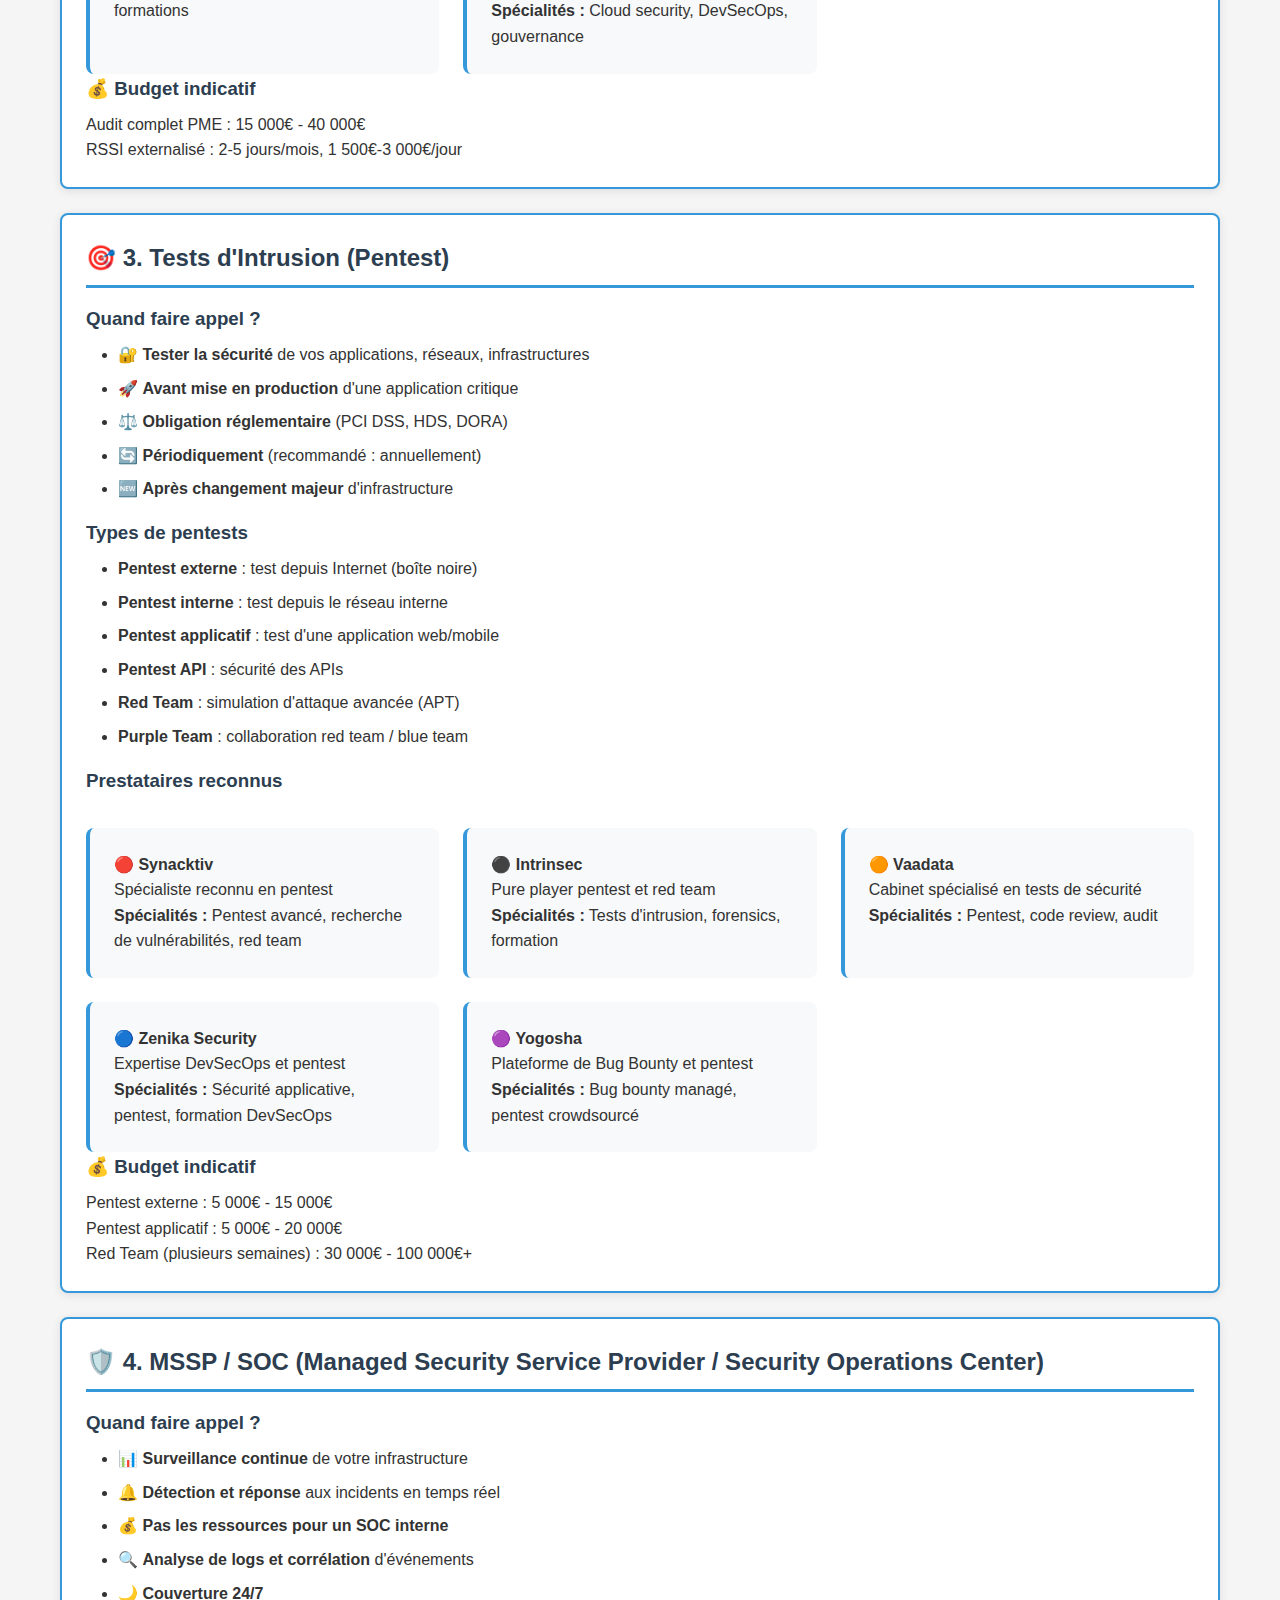
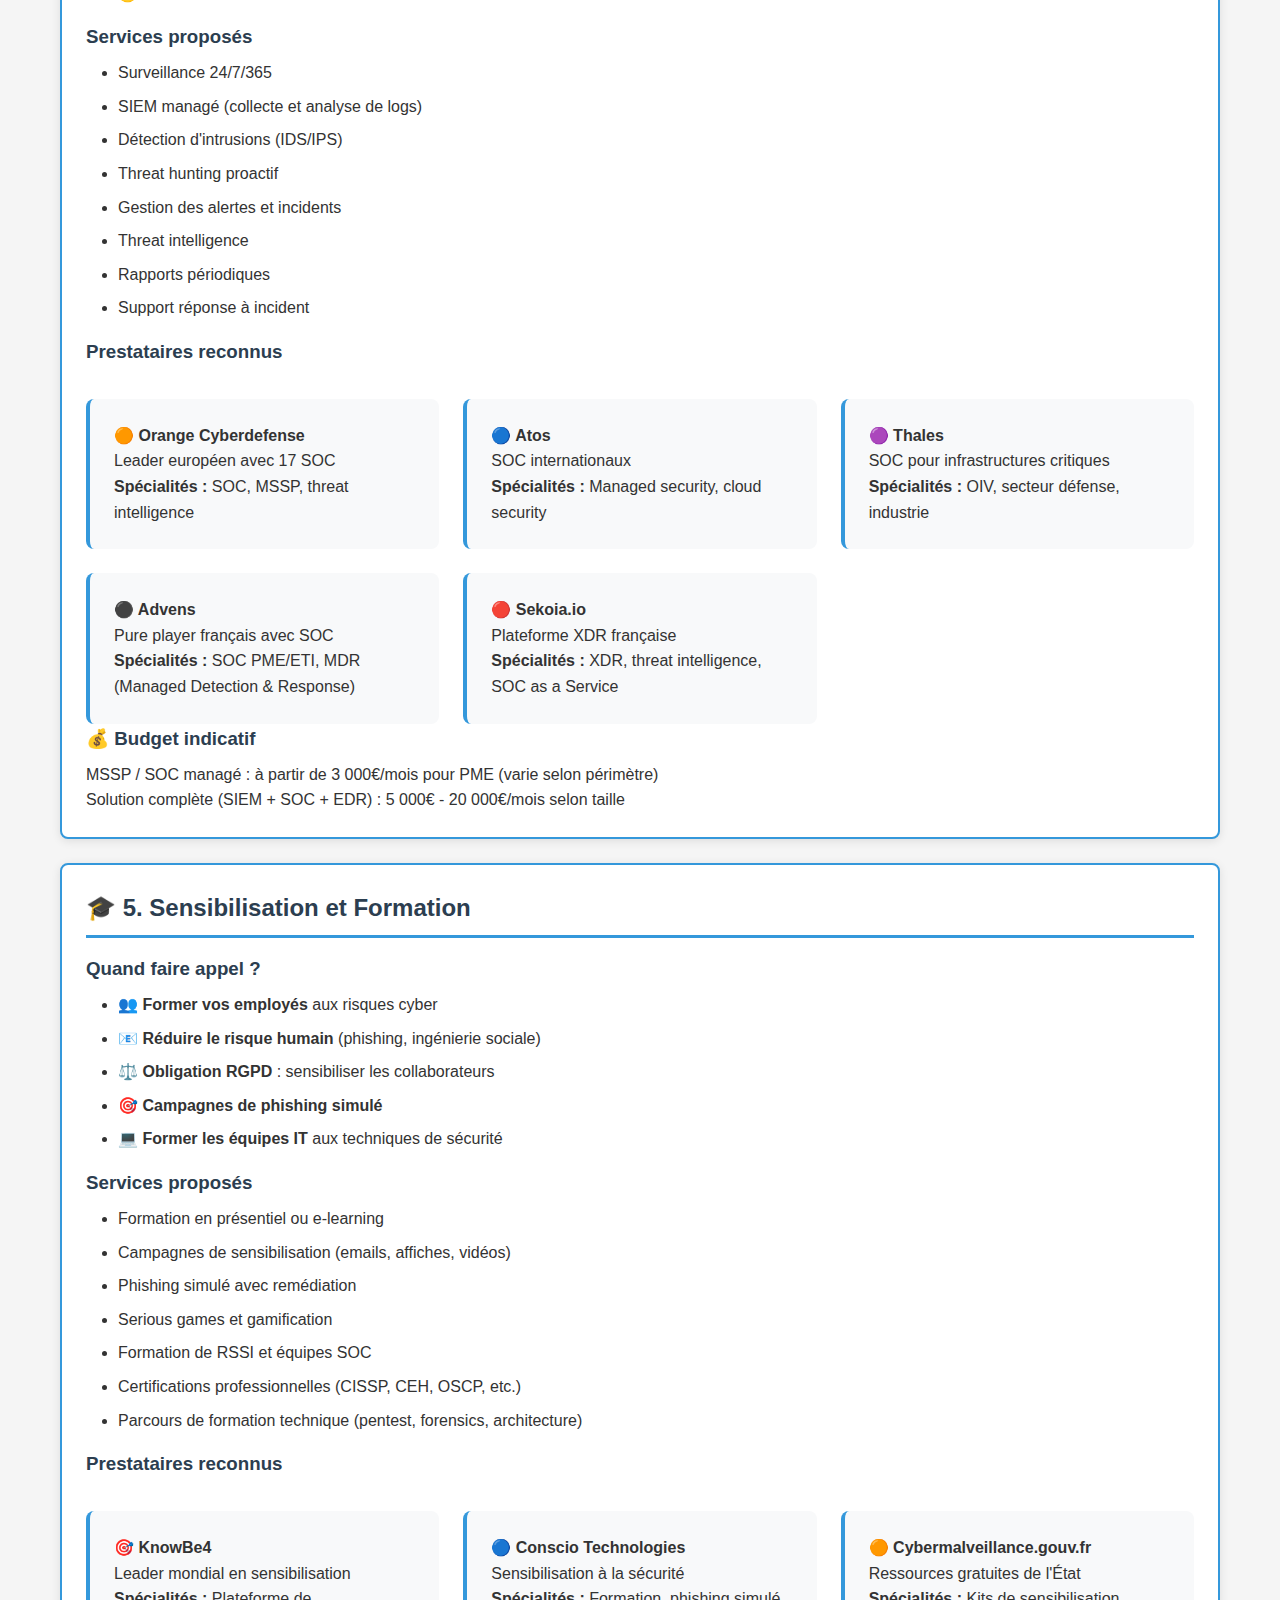
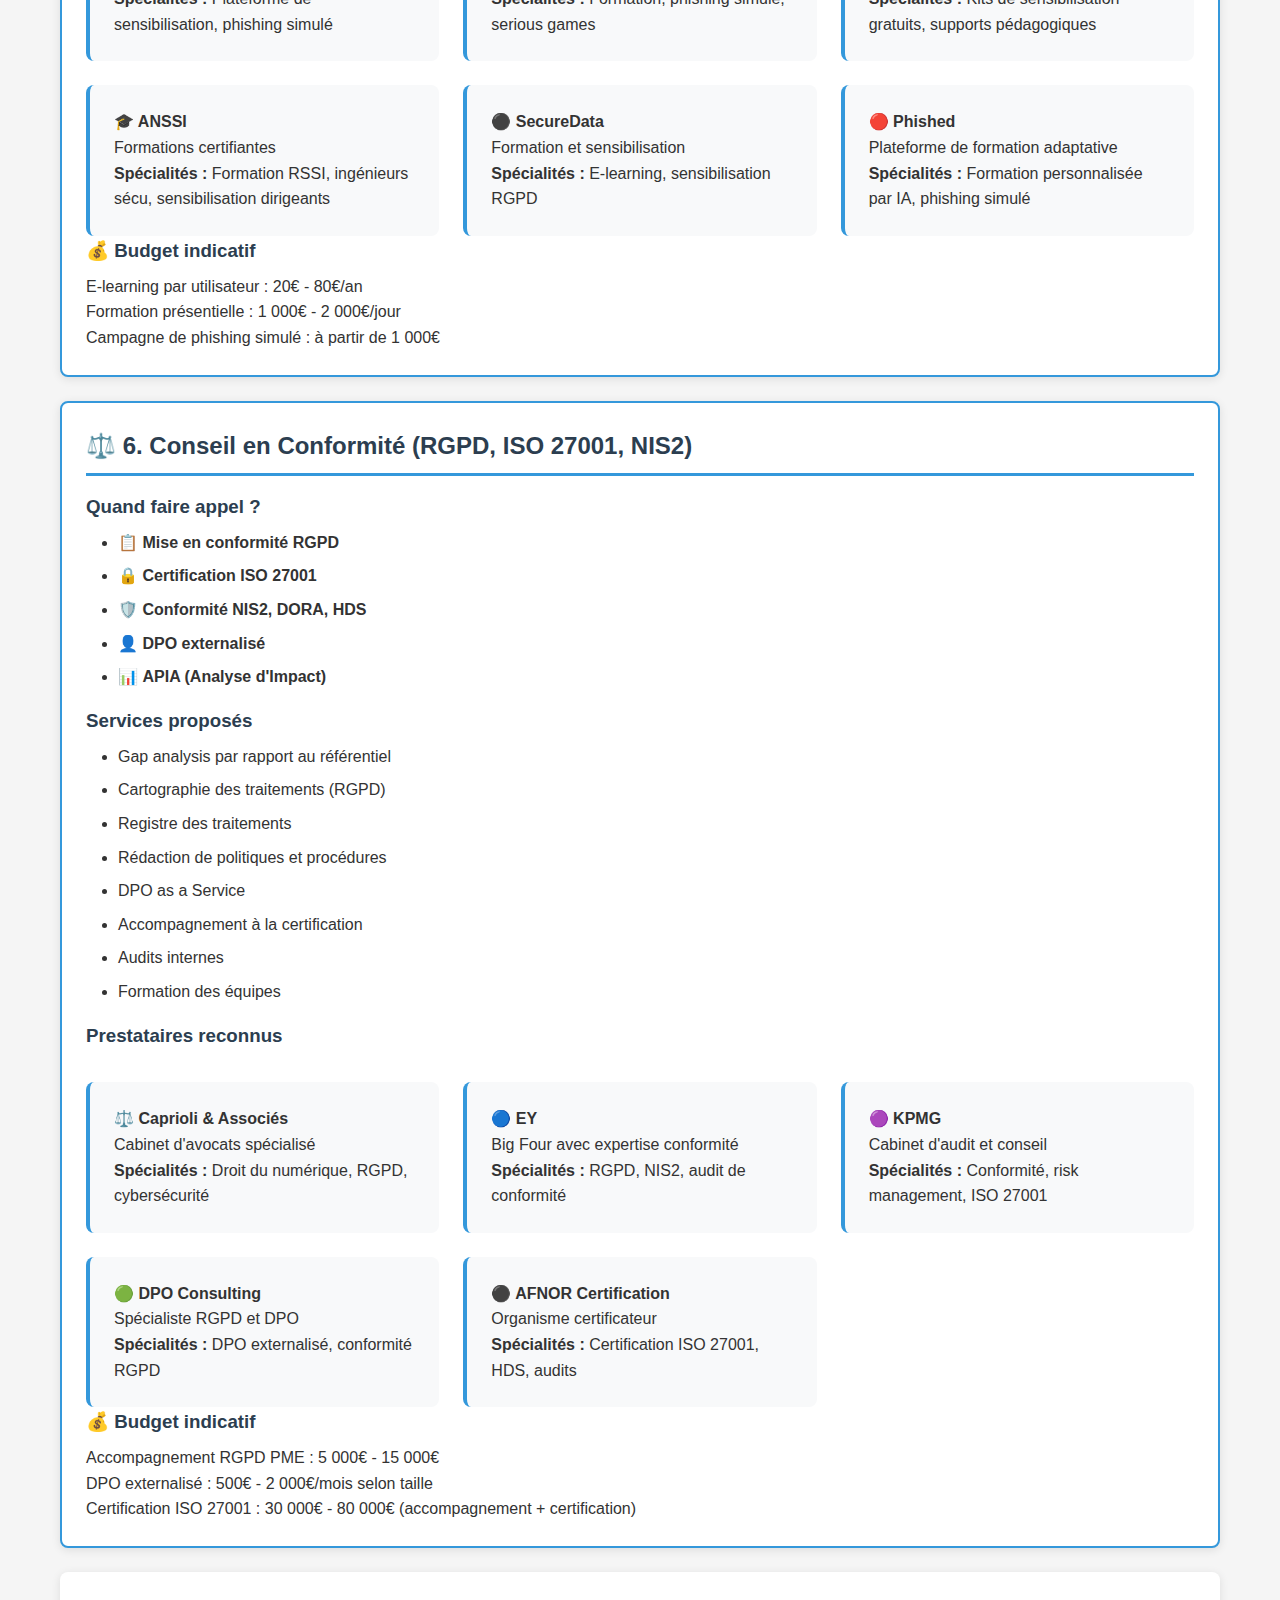
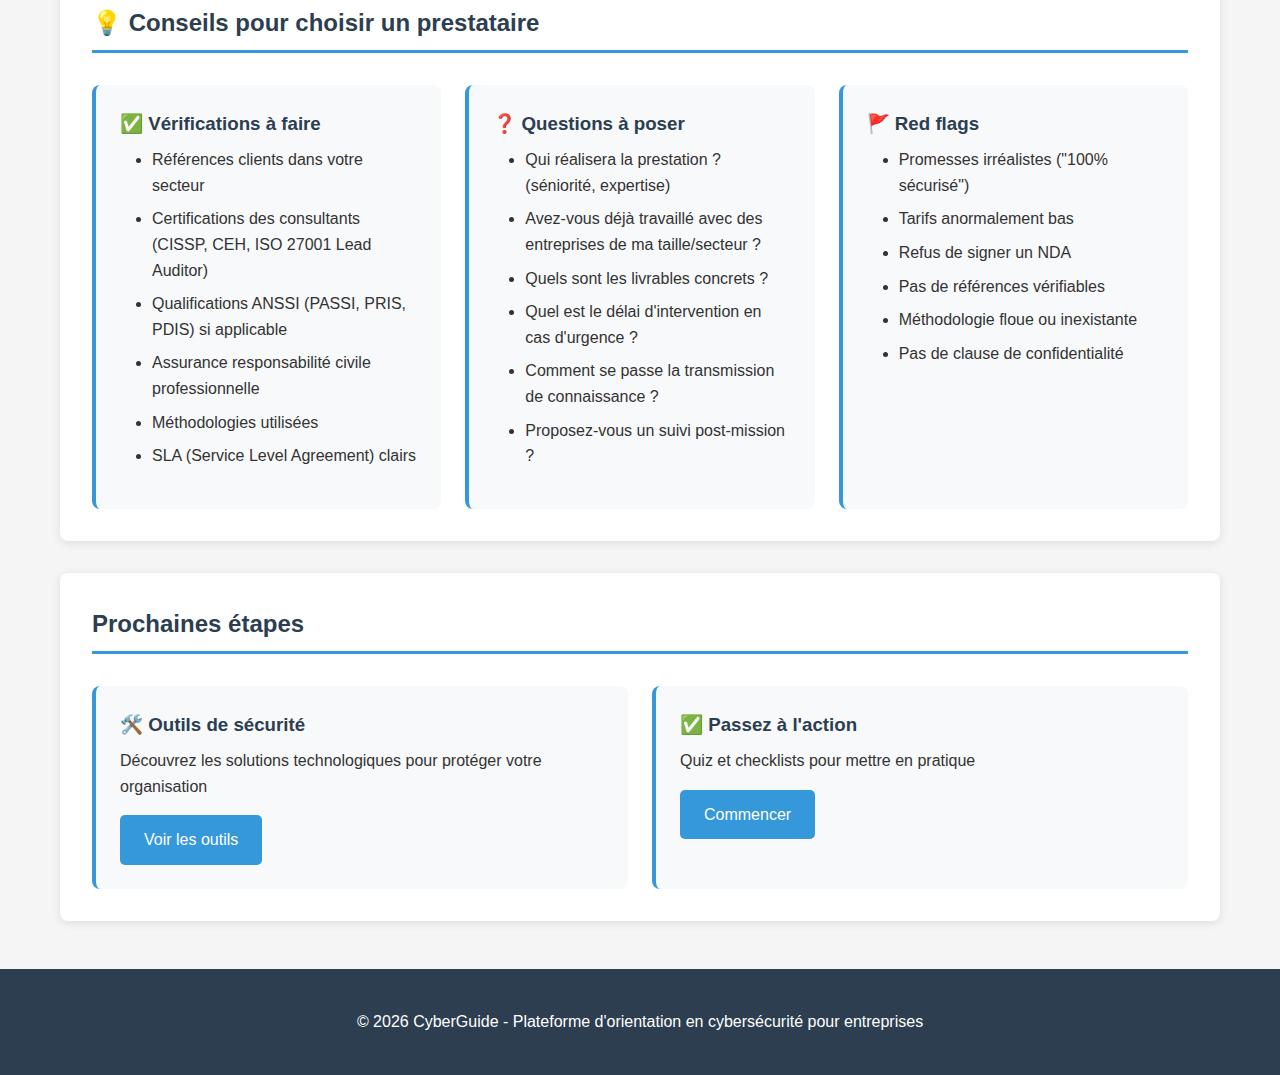
<file: prestataires.html>
<!DOCTYPE html>
<html lang="fr">
<head>
    <meta charset="UTF-8">
    <meta name="viewport" content="width=device-width, initial-scale=1.0">
    <title>Prestataires - CyberGuide</title>
    <link rel="stylesheet" href="style.css">
</head>
<body>
    <nav class="navbar">
        <div class="container">
            <h1 class="logo">🛡️ CyberGuide</h1>
            <ul class="nav-menu">
                <li><a href="index.html">Accueil</a></li>
                <li><a href="secteurs.html">Votre Contexte</a></li>
                <li><a href="sensibilisation.html">Sensibilisation</a></li>
                <li><a href="reglementation.html">Réglementation</a></li>
                <li><a href="acteurs.html">Acteurs</a></li>
                <li><a href="prestataires.html">Prestataires</a></li>
                <li><a href="outils.html">Outils</a></li>
                <li><a href="action.html">Quiz & Checklist</a></li>
            </ul>
        </div>
    </nav>

    <header class="hero">
        <div class="container">
            <h1>Prestataires de Cybersécurité</h1>
            <p class="subtitle">Trouvez le bon partenaire selon votre besoin</p>
        </div>
    </header>

    <main class="container">
        <section class="intro">
            <h2>Qui contacter selon votre besoin ?</h2>
            <p>Selon votre situation et votre niveau de maturité, différents types de prestataires peuvent vous accompagner. Cette page vous aide à identifier le bon interlocuteur.</p>

            <h3>Logique de priorisation</h3>
            <table>
                <tr>
                    <th>Situation</th>
                    <th>Type de prestataire</th>
                    <th>Urgence</th>
                </tr>
                <tr>
                    <td>🚨 Cyberattaque en cours</td>
                    <td><strong>Réponse à incident (DFIR)</strong></td>
                    <td>CRITIQUE</td>
                </tr>
                <tr>
                    <td>🔍 Évaluation de ma sécurité actuelle</td>
                    <td><strong>Audit de sécurité</strong></td>
                    <td>Important</td>
                </tr>
                <tr>
                    <td>🎯 Test de mes défenses</td>
                    <td><strong>Pentest</strong></td>
                    <td>Important</td>
                </tr>
                <tr>
                    <td>🛡️ Surveillance continue</td>
                    <td><strong>MSSP / SOC</strong></td>
                    <td>Préventif</td>
                </tr>
                <tr>
                    <td>👥 Former mes équipes</td>
                    <td><strong>Sensibilisation</strong></td>
                    <td>Préventif</td>
                </tr>
                <tr>
                    <td>⚖️ Me mettre en conformité</td>
                    <td><strong>Conseil en conformité</strong></td>
                    <td>Important</td>
                </tr>
                <tr>
                    <td>🏗️ Construire ma stratégie</td>
                    <td><strong>Conseil stratégique / RSSI externalisé</strong></td>
                    <td>Fondamental</td>
                </tr>
            </table>
        </section>

        <section class="secteur-card">
            <h2>🚨 1. Réponse à Incident (DFIR - Digital Forensics & Incident Response)</h2>

            <h3>Quand faire appel ?</h3>
            <ul>
                <li>🚨 <strong>Cyberattaque en cours</strong> (ransomware, intrusion, compromission)</li>
                <li>🔍 <strong>Détection d'une anomalie suspecte</strong> nécessitant investigation</li>
                <li>⚖️ <strong>Besoin de preuves judiciaires</strong> (forensics)</li>
                <li>🔧 <strong>Containment et éradication</strong> de la menace</li>
                <li>📊 <strong>Analyse post-incident</strong> et recommandations</li>
            </ul>

            <h3>Services proposés</h3>
            <ul>
                <li>Hotline d'urgence 24/7</li>
                <li>Investigation forensique (analyse de logs, mémoire, disques)</li>
                <li>Containment et éradication de l'attaque</li>
                <li>Récupération et restauration des systèmes</li>
                <li>Rapport technique et exécutif</li>
                <li>Support pour dépôt de plainte</li>
                <li>Communication de crise</li>
            </ul>

            <h3>Prestataires reconnus</h3>
            <div class="cards">
                <div class="card">
                    <h4>🔷 Wavestone</h4>
                    <p>Cabinet de conseil avec forte expertise en réponse à incident</p>
                    <p><strong>Spécialités :</strong> DFIR, threat intelligence, conseil stratégique</p>
                </div>
                <div class="card">
                    <h4>🔶 Orange Cyberdefense</h4>
                    <p>Leader européen en cybersécurité</p>
                    <p><strong>Spécialités :</strong> Réponse à incident, SOC, threat intelligence</p>
                </div>
                <div class="card">
                    <h4>🔴 Thales</h4>
                    <p>Groupe industriel avec expertise cyber souveraine</p>
                    <p><strong>Spécialités :</strong> Infrastructures critiques, défense, OIV</p>
                </div>
                <div class="card">
                    <h4>🟣 Sygnia (Tenable)</h4>
                    <p>Spécialiste de la réponse à incident</p>
                    <p><strong>Spécialités :</strong> DFIR avancé, threat hunting</p>
                </div>
                <div class="card">
                    <h4>🟠 Mandiant (Google Cloud)</h4>
                    <p>Leader mondial en réponse à incident</p>
                    <p><strong>Spécialités :</strong> APT, threat intelligence, DFIR</p>
                </div>
            </div>

            <h3>💰 Budget indicatif</h3>
            <p>Intervention d'urgence : à partir de 10 000€ pour une PME (peut dépasser 100 000€ selon ampleur)</p>
            <p><strong>💡 Conseil :</strong> Mieux vaut avoir un contrat de rétainer (retenue) avant l'incident pour garantir une intervention rapide</p>
        </section>

        <section class="secteur-card">
            <h2>🔍 2. Audit de Sécurité & Conseil en Gouvernance</h2>

            <h3>Quand faire appel ?</h3>
            <ul>
                <li>📊 <strong>Évaluation globale</strong> de votre posture de sécurité</li>
                <li>⚖️ <strong>Audit de conformité</strong> (ISO 27001, RGPD, NIS2, HDS)</li>
                <li>🎯 <strong>Analyse de risques</strong></li>
                <li>📋 <strong>Définition d'une stratégie de sécurité</strong></li>
                <li>🏗️ <strong>Architecture de sécurité</strong></li>
                <li>📈 <strong>Roadmap de sécurisation</strong></li>
            </ul>

            <h3>Services proposés</h3>
            <ul>
                <li>Audit organisationnel et technique</li>
                <li>Analyse de risques (méthodes EBIOS RM, MEHARI, ISO 27005)</li>
                <li>Revue de politiques et procédures</li>
                <li>Gap analysis (écart avec référentiels)</li>
                <li>Recommandations priorisées</li>
                <li>Accompagnement à la mise en conformité</li>
                <li>RSSI externalisé (temps partagé)</li>
            </ul>

            <h3>Prestataires reconnus</h3>
            <div class="cards">
                <div class="card">
                    <h4>🔵 Deloitte</h4>
                    <p>Big Four avec practice cyber importante</p>
                    <p><strong>Spécialités :</strong> Audit, conformité, transformation digitale sécurisée</p>
                </div>
                <div class="card">
                    <h4>🟢 PwC</h4>
                    <p>Cabinet d'audit et conseil</p>
                    <p><strong>Spécialités :</strong> Gouvernance cyber, conformité, gestion des risques</p>
                </div>
                <div class="card">
                    <h4>🔷 Capgemini</h4>
                    <p>ESN avec forte activité cybersécurité</p>
                    <p><strong>Spécialités :</strong> Audit, architecture, intégration de solutions</p>
                </div>
                <div class="card">
                    <h4>⚫ Advens</h4>
                    <p>Pure player français en cybersécurité</p>
                    <p><strong>Spécialités :</strong> Audit, conseil, SOC, formations</p>
                </div>
                <div class="card">
                    <h4>🔶 Devoteam</h4>
                    <p>Expert en transformation digitale et cybersécurité</p>
                    <p><strong>Spécialités :</strong> Cloud security, DevSecOps, gouvernance</p>
                </div>
            </div>

            <h3>💰 Budget indicatif</h3>
            <p>Audit complet PME : 15 000€ - 40 000€</p>
            <p>RSSI externalisé : 2-5 jours/mois, 1 500€-3 000€/jour</p>
        </section>

        <section class="secteur-card">
            <h2>🎯 3. Tests d'Intrusion (Pentest)</h2>

            <h3>Quand faire appel ?</h3>
            <ul>
                <li>🔐 <strong>Tester la sécurité</strong> de vos applications, réseaux, infrastructures</li>
                <li>🚀 <strong>Avant mise en production</strong> d'une application critique</li>
                <li>⚖️ <strong>Obligation réglementaire</strong> (PCI DSS, HDS, DORA)</li>
                <li>🔄 <strong>Périodiquement</strong> (recommandé : annuellement)</li>
                <li>🆕 <strong>Après changement majeur</strong> d'infrastructure</li>
            </ul>

            <h3>Types de pentests</h3>
            <ul>
                <li><strong>Pentest externe</strong> : test depuis Internet (boîte noire)</li>
                <li><strong>Pentest interne</strong> : test depuis le réseau interne</li>
                <li><strong>Pentest applicatif</strong> : test d'une application web/mobile</li>
                <li><strong>Pentest API</strong> : sécurité des APIs</li>
                <li><strong>Red Team</strong> : simulation d'attaque avancée (APT)</li>
                <li><strong>Purple Team</strong> : collaboration red team / blue team</li>
            </ul>

            <h3>Prestataires reconnus</h3>
            <div class="cards">
                <div class="card">
                    <h4>🔴 Synacktiv</h4>
                    <p>Spécialiste reconnu en pentest</p>
                    <p><strong>Spécialités :</strong> Pentest avancé, recherche de vulnérabilités, red team</p>
                </div>
                <div class="card">
                    <h4>⚫ Intrinsec</h4>
                    <p>Pure player pentest et red team</p>
                    <p><strong>Spécialités :</strong> Tests d'intrusion, forensics, formation</p>
                </div>
                <div class="card">
                    <h4>🟠 Vaadata</h4>
                    <p>Cabinet spécialisé en tests de sécurité</p>
                    <p><strong>Spécialités :</strong> Pentest, code review, audit</p>
                </div>
                <div class="card">
                    <h4>🔵 Zenika Security</h4>
                    <p>Expertise DevSecOps et pentest</p>
                    <p><strong>Spécialités :</strong> Sécurité applicative, pentest, formation DevSecOps</p>
                </div>
                <div class="card">
                    <h4>🟣 Yogosha</h4>
                    <p>Plateforme de Bug Bounty et pentest</p>
                    <p><strong>Spécialités :</strong> Bug bounty managé, pentest crowdsourcé</p>
                </div>
            </div>

            <h3>💰 Budget indicatif</h3>
            <p>Pentest externe : 5 000€ - 15 000€</p>
            <p>Pentest applicatif : 5 000€ - 20 000€</p>
            <p>Red Team (plusieurs semaines) : 30 000€ - 100 000€+</p>
        </section>

        <section class="secteur-card">
            <h2>🛡️ 4. MSSP / SOC (Managed Security Service Provider / Security Operations Center)</h2>

            <h3>Quand faire appel ?</h3>
            <ul>
                <li>📊 <strong>Surveillance continue</strong> de votre infrastructure</li>
                <li>🔔 <strong>Détection et réponse</strong> aux incidents en temps réel</li>
                <li>💰 <strong>Pas les ressources pour un SOC interne</strong></li>
                <li>🔍 <strong>Analyse de logs et corrélation</strong> d'événements</li>
                <li>🌙 <strong>Couverture 24/7</strong></li>
            </ul>

            <h3>Services proposés</h3>
            <ul>
                <li>Surveillance 24/7/365</li>
                <li>SIEM managé (collecte et analyse de logs)</li>
                <li>Détection d'intrusions (IDS/IPS)</li>
                <li>Threat hunting proactif</li>
                <li>Gestion des alertes et incidents</li>
                <li>Threat intelligence</li>
                <li>Rapports périodiques</li>
                <li>Support réponse à incident</li>
            </ul>

            <h3>Prestataires reconnus</h3>
            <div class="cards">
                <div class="card">
                    <h4>🟠 Orange Cyberdefense</h4>
                    <p>Leader européen avec 17 SOC</p>
                    <p><strong>Spécialités :</strong> SOC, MSSP, threat intelligence</p>
                </div>
                <div class="card">
                    <h4>🔵 Atos</h4>
                    <p>SOC internationaux</p>
                    <p><strong>Spécialités :</strong> Managed security, cloud security</p>
                </div>
                <div class="card">
                    <h4>🟣 Thales</h4>
                    <p>SOC pour infrastructures critiques</p>
                    <p><strong>Spécialités :</strong> OIV, secteur défense, industrie</p>
                </div>
                <div class="card">
                    <h4>⚫ Advens</h4>
                    <p>Pure player français avec SOC</p>
                    <p><strong>Spécialités :</strong> SOC PME/ETI, MDR (Managed Detection & Response)</p>
                </div>
                <div class="card">
                    <h4>🔴 Sekoia.io</h4>
                    <p>Plateforme XDR française</p>
                    <p><strong>Spécialités :</strong> XDR, threat intelligence, SOC as a Service</p>
                </div>
            </div>

            <h3>💰 Budget indicatif</h3>
            <p>MSSP / SOC managé : à partir de 3 000€/mois pour PME (varie selon périmètre)</p>
            <p>Solution complète (SIEM + SOC + EDR) : 5 000€ - 20 000€/mois selon taille</p>
        </section>

        <section class="secteur-card">
            <h2>🎓 5. Sensibilisation et Formation</h2>

            <h3>Quand faire appel ?</h3>
            <ul>
                <li>👥 <strong>Former vos employés</strong> aux risques cyber</li>
                <li>📧 <strong>Réduire le risque humain</strong> (phishing, ingénierie sociale)</li>
                <li>⚖️ <strong>Obligation RGPD</strong> : sensibiliser les collaborateurs</li>
                <li>🎯 <strong>Campagnes de phishing simulé</strong></li>
                <li>💻 <strong>Former les équipes IT</strong> aux techniques de sécurité</li>
            </ul>

            <h3>Services proposés</h3>
            <ul>
                <li>Formation en présentiel ou e-learning</li>
                <li>Campagnes de sensibilisation (emails, affiches, vidéos)</li>
                <li>Phishing simulé avec remédiation</li>
                <li>Serious games et gamification</li>
                <li>Formation de RSSI et équipes SOC</li>
                <li>Certifications professionnelles (CISSP, CEH, OSCP, etc.)</li>
                <li>Parcours de formation technique (pentest, forensics, architecture)</li>
            </ul>

            <h3>Prestataires reconnus</h3>
            <div class="cards">
                <div class="card">
                    <h4>🎯 KnowBe4</h4>
                    <p>Leader mondial en sensibilisation</p>
                    <p><strong>Spécialités :</strong> Plateforme de sensibilisation, phishing simulé</p>
                </div>
                <div class="card">
                    <h4>🔵 Conscio Technologies</h4>
                    <p>Sensibilisation à la sécurité</p>
                    <p><strong>Spécialités :</strong> Formation, phishing simulé, serious games</p>
                </div>
                <div class="card">
                    <h4>🟠 Cybermalveillance.gouv.fr</h4>
                    <p>Ressources gratuites de l'État</p>
                    <p><strong>Spécialités :</strong> Kits de sensibilisation gratuits, supports pédagogiques</p>
                </div>
                <div class="card">
                    <h4>🎓 ANSSI</h4>
                    <p>Formations certifiantes</p>
                    <p><strong>Spécialités :</strong> Formation RSSI, ingénieurs sécu, sensibilisation dirigeants</p>
                </div>
                <div class="card">
                    <h4>⚫ SecureData</h4>
                    <p>Formation et sensibilisation</p>
                    <p><strong>Spécialités :</strong> E-learning, sensibilisation RGPD</p>
                </div>
                <div class="card">
                    <h4>🔴 Phished</h4>
                    <p>Plateforme de formation adaptative</p>
                    <p><strong>Spécialités :</strong> Formation personnalisée par IA, phishing simulé</p>
                </div>
            </div>

            <h3>💰 Budget indicatif</h3>
            <p>E-learning par utilisateur : 20€ - 80€/an</p>
            <p>Formation présentielle : 1 000€ - 2 000€/jour</p>
            <p>Campagne de phishing simulé : à partir de 1 000€</p>
        </section>

        <section class="secteur-card">
            <h2>⚖️ 6. Conseil en Conformité (RGPD, ISO 27001, NIS2)</h2>

            <h3>Quand faire appel ?</h3>
            <ul>
                <li>📋 <strong>Mise en conformité RGPD</strong></li>
                <li>🔒 <strong>Certification ISO 27001</strong></li>
                <li>🛡️ <strong>Conformité NIS2, DORA, HDS</strong></li>
                <li>👤 <strong>DPO externalisé</strong></li>
                <li>📊 <strong>APIA (Analyse d'Impact)</strong></li>
            </ul>

            <h3>Services proposés</h3>
            <ul>
                <li>Gap analysis par rapport au référentiel</li>
                <li>Cartographie des traitements (RGPD)</li>
                <li>Registre des traitements</li>
                <li>Rédaction de politiques et procédures</li>
                <li>DPO as a Service</li>
                <li>Accompagnement à la certification</li>
                <li>Audits internes</li>
                <li>Formation des équipes</li>
            </ul>

            <h3>Prestataires reconnus</h3>
            <div class="cards">
                <div class="card">
                    <h4>⚖️ Caprioli & Associés</h4>
                    <p>Cabinet d'avocats spécialisé</p>
                    <p><strong>Spécialités :</strong> Droit du numérique, RGPD, cybersécurité</p>
                </div>
                <div class="card">
                    <h4>🔵 EY</h4>
                    <p>Big Four avec expertise conformité</p>
                    <p><strong>Spécialités :</strong> RGPD, NIS2, audit de conformité</p>
                </div>
                <div class="card">
                    <h4>🟣 KPMG</h4>
                    <p>Cabinet d'audit et conseil</p>
                    <p><strong>Spécialités :</strong> Conformité, risk management, ISO 27001</p>
                </div>
                <div class="card">
                    <h4>🟢 DPO Consulting</h4>
                    <p>Spécialiste RGPD et DPO</p>
                    <p><strong>Spécialités :</strong> DPO externalisé, conformité RGPD</p>
                </div>
                <div class="card">
                    <h4>⚫ AFNOR Certification</h4>
                    <p>Organisme certificateur</p>
                    <p><strong>Spécialités :</strong> Certification ISO 27001, HDS, audits</p>
                </div>
            </div>

            <h3>💰 Budget indicatif</h3>
            <p>Accompagnement RGPD PME : 5 000€ - 15 000€</p>
            <p>DPO externalisé : 500€ - 2 000€/mois selon taille</p>
            <p>Certification ISO 27001 : 30 000€ - 80 000€ (accompagnement + certification)</p>
        </section>

        <section>
            <h2>💡 Conseils pour choisir un prestataire</h2>

            <div class="cards">
                <div class="card">
                    <h3>✅ Vérifications à faire</h3>
                    <ul>
                        <li>Références clients dans votre secteur</li>
                        <li>Certifications des consultants (CISSP, CEH, ISO 27001 Lead Auditor)</li>
                        <li>Qualifications ANSSI (PASSI, PRIS, PDIS) si applicable</li>
                        <li>Assurance responsabilité civile professionnelle</li>
                        <li>Méthodologies utilisées</li>
                        <li>SLA (Service Level Agreement) clairs</li>
                    </ul>
                </div>

                <div class="card">
                    <h3>❓ Questions à poser</h3>
                    <ul>
                        <li>Qui réalisera la prestation ? (séniorité, expertise)</li>
                        <li>Avez-vous déjà travaillé avec des entreprises de ma taille/secteur ?</li>
                        <li>Quels sont les livrables concrets ?</li>
                        <li>Quel est le délai d'intervention en cas d'urgence ?</li>
                        <li>Comment se passe la transmission de connaissance ?</li>
                        <li>Proposez-vous un suivi post-mission ?</li>
                    </ul>
                </div>

                <div class="card">
                    <h3>🚩 Red flags</h3>
                    <ul>
                        <li>Promesses irréalistes ("100% sécurisé")</li>
                        <li>Tarifs anormalement bas</li>
                        <li>Refus de signer un NDA</li>
                        <li>Pas de références vérifiables</li>
                        <li>Méthodologie floue ou inexistante</li>
                        <li>Pas de clause de confidentialité</li>
                    </ul>
                </div>
            </div>
        </section>

        <section>
            <h2>Prochaines étapes</h2>
            <div class="cards">
                <div class="card">
                    <h3>🛠️ Outils de sécurité</h3>
                    <p>Découvrez les solutions technologiques pour protéger votre organisation</p>
                    <a href="outils.html" class="btn">Voir les outils</a>
                </div>
                <div class="card">
                    <h3>✅ Passez à l'action</h3>
                    <p>Quiz et checklists pour mettre en pratique</p>
                    <a href="action.html" class="btn">Commencer</a>
                </div>
            </div>
        </section>
    </main>

    <footer>
        <div class="container">
            <p>&copy; 2026 CyberGuide - Plateforme d'orientation en cybersécurité pour entreprises</p>
        </div>
    </footer>
</body>
</html>
</file>
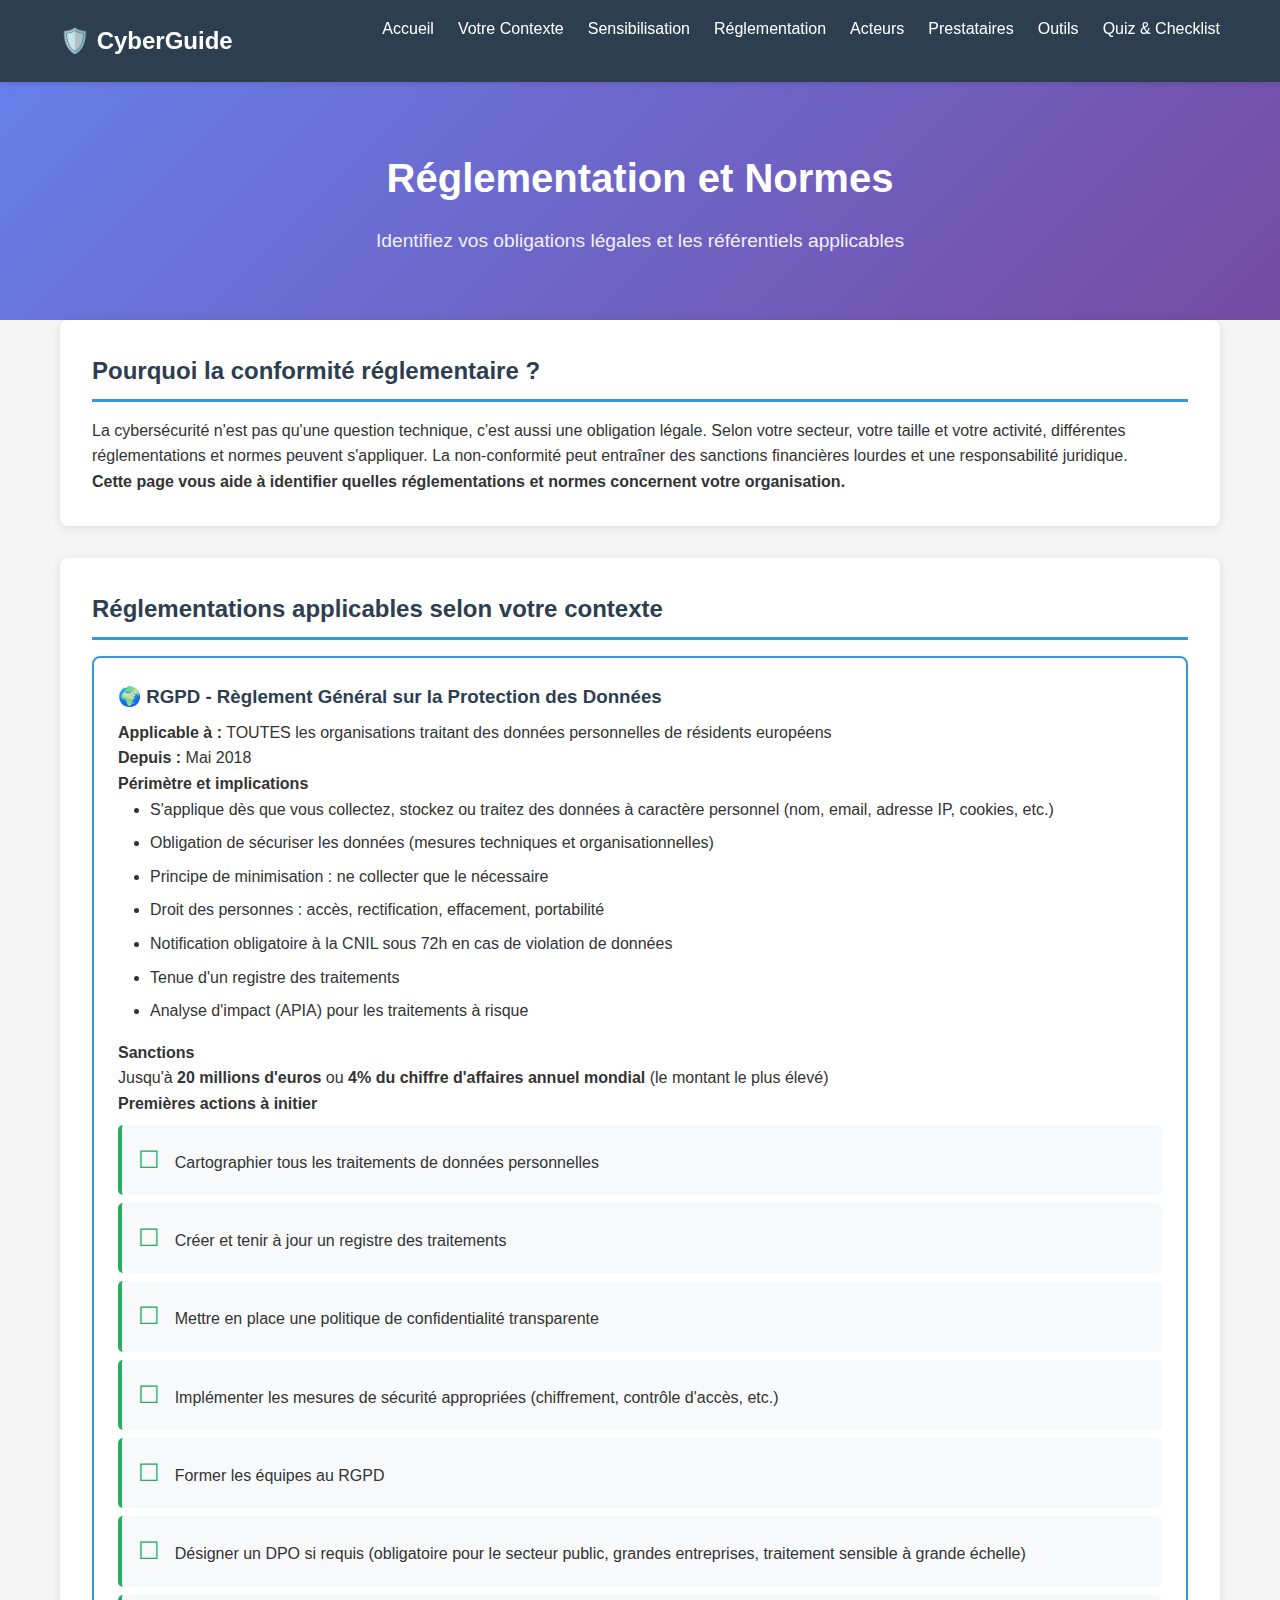
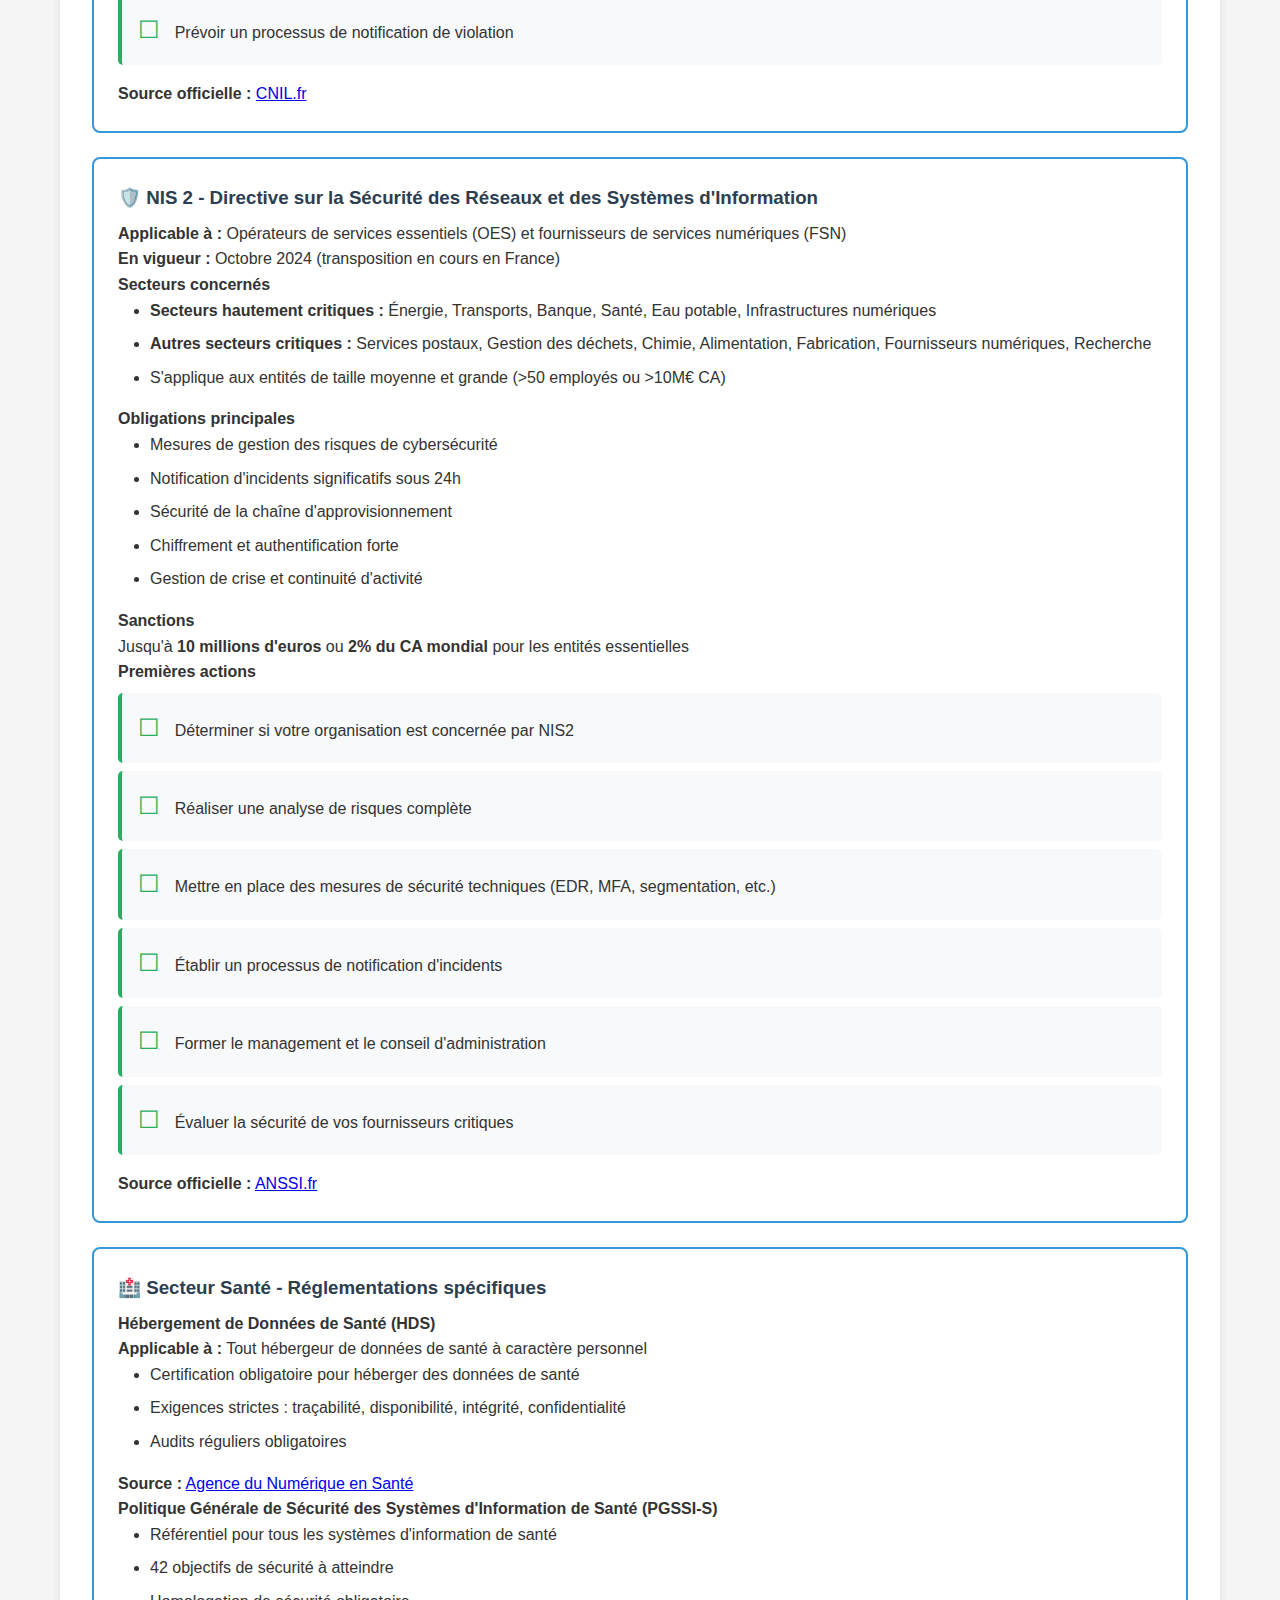
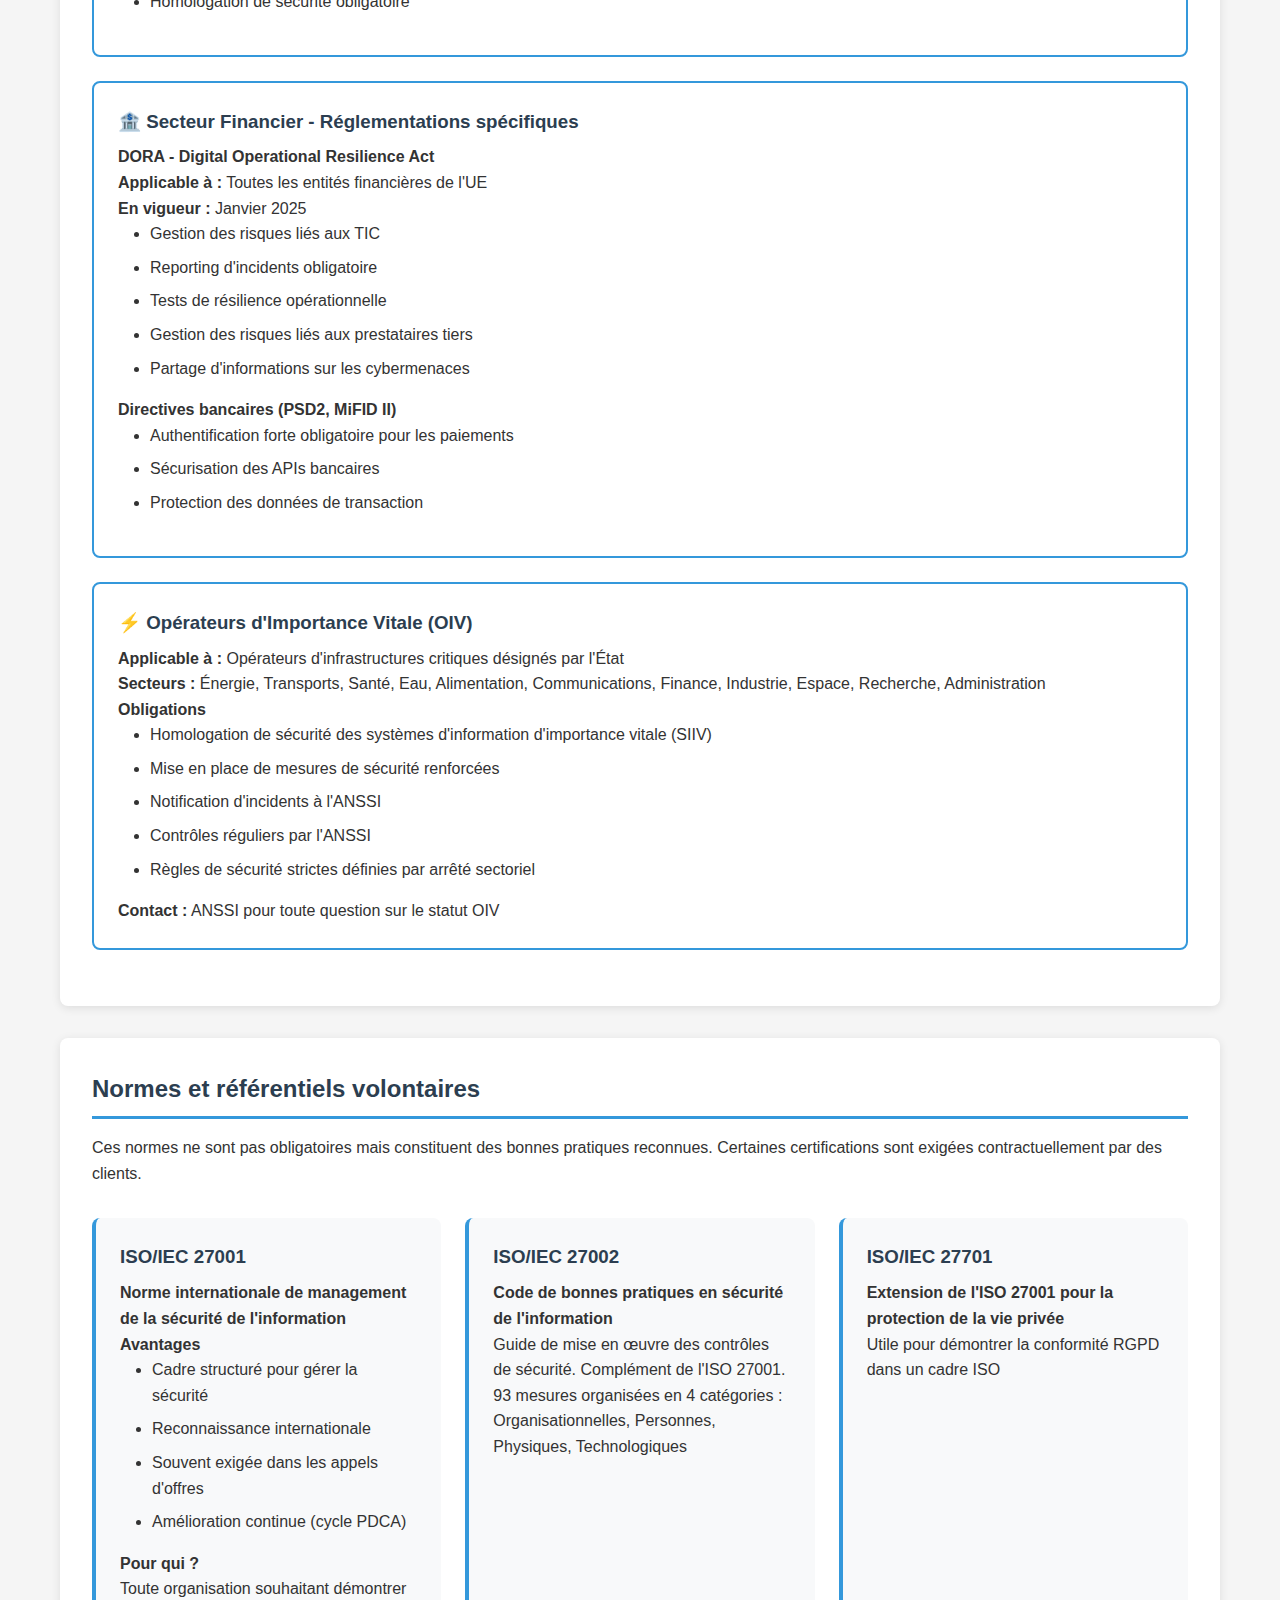
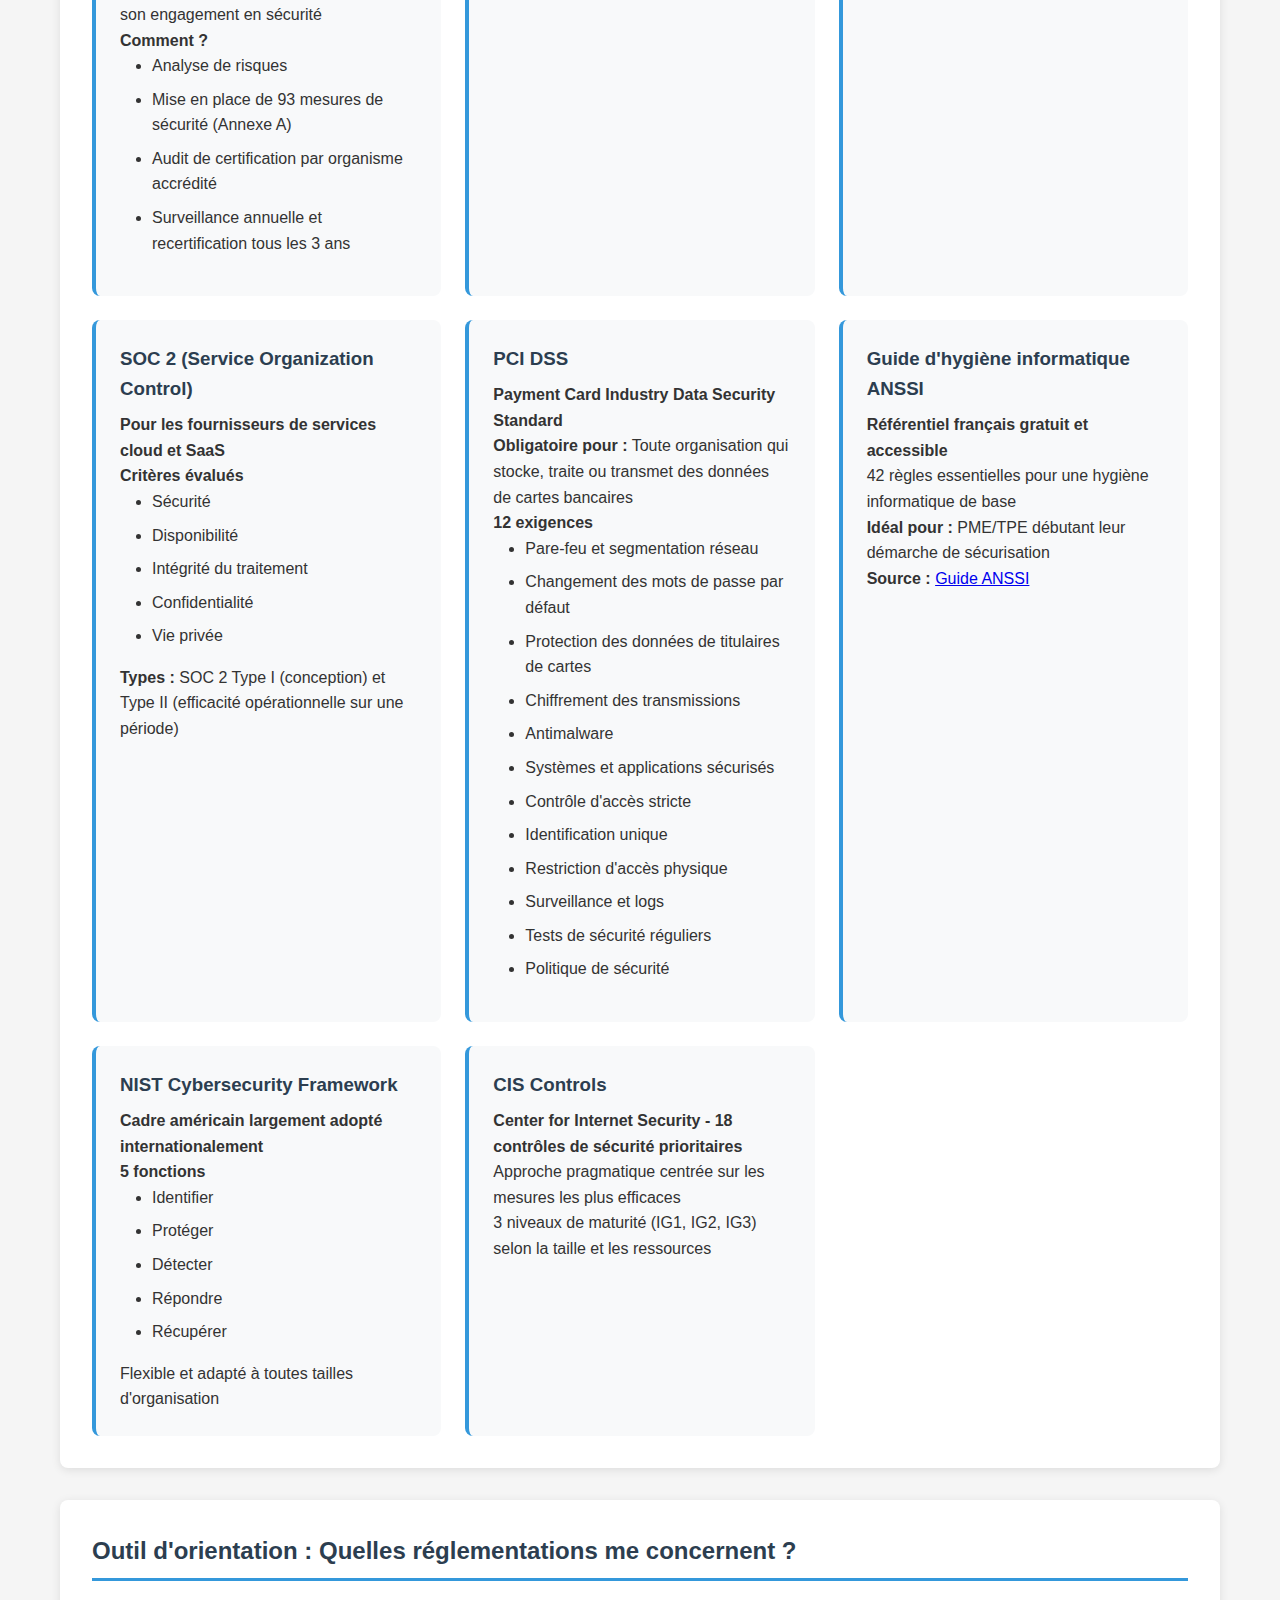
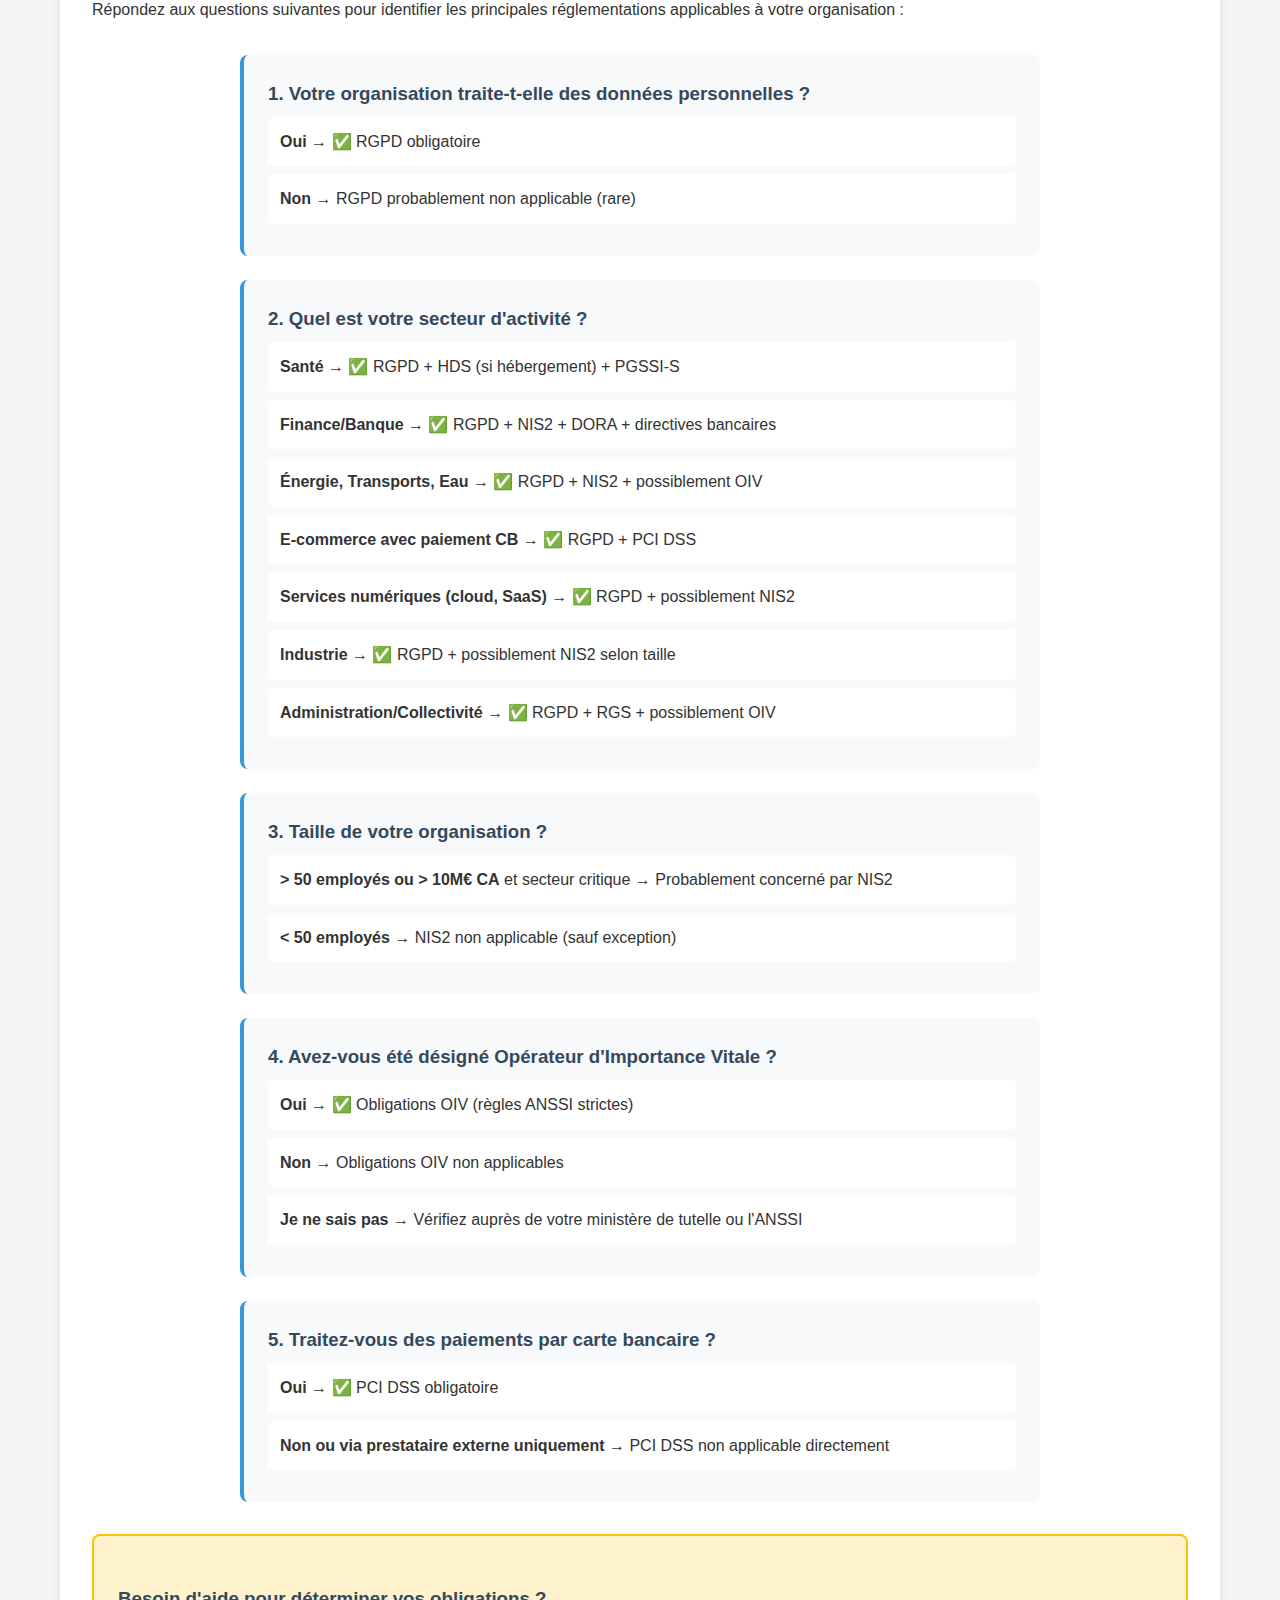
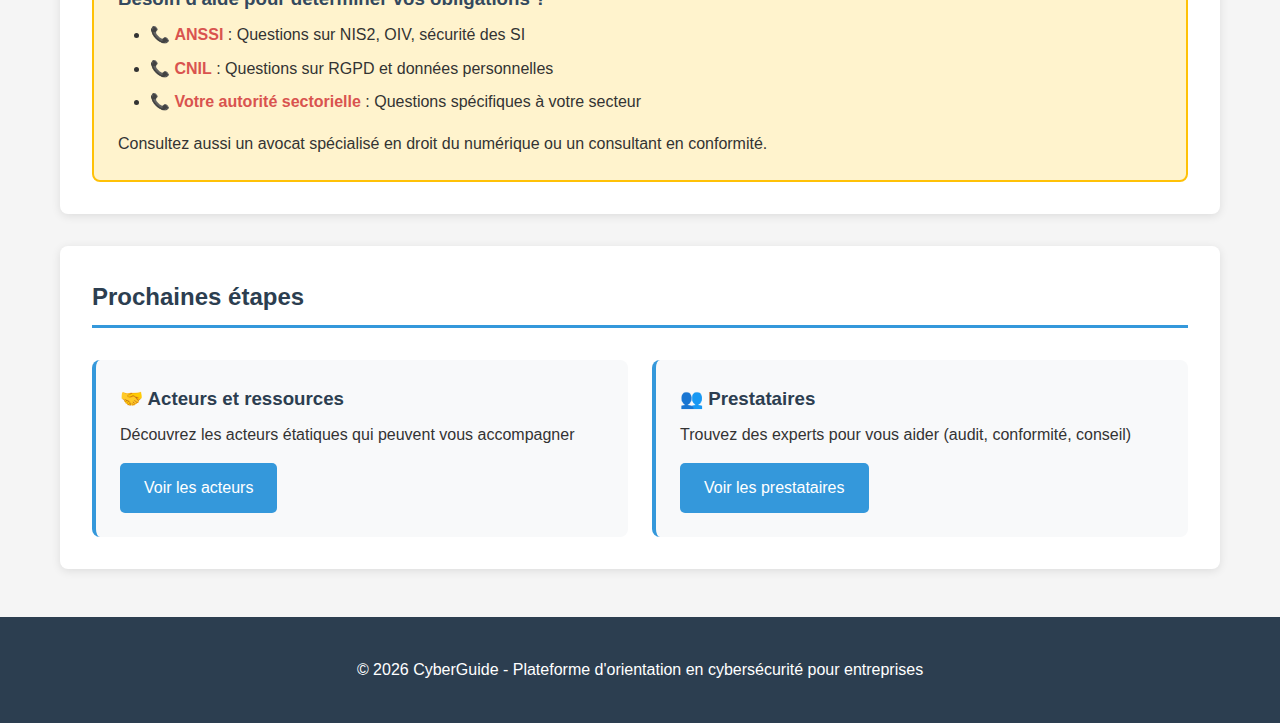
<file: reglementation.html>
<!DOCTYPE html>
<html lang="fr">
<head>
    <meta charset="UTF-8">
    <meta name="viewport" content="width=device-width, initial-scale=1.0">
    <title>Réglementation et Normes - CyberGuide</title>
    <link rel="stylesheet" href="style.css">
</head>
<body>
    <nav class="navbar">
        <div class="container">
            <h1 class="logo">🛡️ CyberGuide</h1>
            <ul class="nav-menu">
                <li><a href="index.html">Accueil</a></li>
                <li><a href="secteurs.html">Votre Contexte</a></li>
                <li><a href="sensibilisation.html">Sensibilisation</a></li>
                <li><a href="reglementation.html">Réglementation</a></li>
                <li><a href="acteurs.html">Acteurs</a></li>
                <li><a href="prestataires.html">Prestataires</a></li>
                <li><a href="outils.html">Outils</a></li>
                <li><a href="action.html">Quiz & Checklist</a></li>
            </ul>
        </div>
    </nav>

    <header class="hero">
        <div class="container">
            <h1>Réglementation et Normes</h1>
            <p class="subtitle">Identifiez vos obligations légales et les référentiels applicables</p>
        </div>
    </header>

    <main class="container">
        <section class="intro">
            <h2>Pourquoi la conformité réglementaire ?</h2>
            <p>La cybersécurité n'est pas qu'une question technique, c'est aussi une obligation légale. Selon votre secteur, votre taille et votre activité, différentes réglementations et normes peuvent s'appliquer. La non-conformité peut entraîner des sanctions financières lourdes et une responsabilité juridique.</p>

            <p><strong>Cette page vous aide à identifier quelles réglementations et normes concernent votre organisation.</strong></p>
        </section>

        <section>
            <h2>Réglementations applicables selon votre contexte</h2>

            <div class="secteur-card">
                <h3>🌍 RGPD - Règlement Général sur la Protection des Données</h3>
                <p><strong>Applicable à :</strong> TOUTES les organisations traitant des données personnelles de résidents européens</p>
                <p><strong>Depuis :</strong> Mai 2018</p>

                <h4>Périmètre et implications</h4>
                <ul>
                    <li>S'applique dès que vous collectez, stockez ou traitez des données à caractère personnel (nom, email, adresse IP, cookies, etc.)</li>
                    <li>Obligation de sécuriser les données (mesures techniques et organisationnelles)</li>
                    <li>Principe de minimisation : ne collecter que le nécessaire</li>
                    <li>Droit des personnes : accès, rectification, effacement, portabilité</li>
                    <li>Notification obligatoire à la CNIL sous 72h en cas de violation de données</li>
                    <li>Tenue d'un registre des traitements</li>
                    <li>Analyse d'impact (APIA) pour les traitements à risque</li>
                </ul>

                <h4>Sanctions</h4>
                <p>Jusqu'à <strong>20 millions d'euros</strong> ou <strong>4% du chiffre d'affaires annuel mondial</strong> (le montant le plus élevé)</p>

                <h4>Premières actions à initier</h4>
                <ul class="checklist">
                    <li>Cartographier tous les traitements de données personnelles</li>
                    <li>Créer et tenir à jour un registre des traitements</li>
                    <li>Mettre en place une politique de confidentialité transparente</li>
                    <li>Implémenter les mesures de sécurité appropriées (chiffrement, contrôle d'accès, etc.)</li>
                    <li>Former les équipes au RGPD</li>
                    <li>Désigner un DPO si requis (obligatoire pour le secteur public, grandes entreprises, traitement sensible à grande échelle)</li>
                    <li>Prévoir un processus de notification de violation</li>
                </ul>

                <p><strong>Source officielle :</strong> <a href="https://www.cnil.fr/" target="_blank">CNIL.fr</a></p>
            </div>

            <div class="secteur-card">
                <h3>🛡️ NIS 2 - Directive sur la Sécurité des Réseaux et des Systèmes d'Information</h3>
                <p><strong>Applicable à :</strong> Opérateurs de services essentiels (OES) et fournisseurs de services numériques (FSN)</p>
                <p><strong>En vigueur :</strong> Octobre 2024 (transposition en cours en France)</p>

                <h4>Secteurs concernés</h4>
                <ul>
                    <li><strong>Secteurs hautement critiques :</strong> Énergie, Transports, Banque, Santé, Eau potable, Infrastructures numériques</li>
                    <li><strong>Autres secteurs critiques :</strong> Services postaux, Gestion des déchets, Chimie, Alimentation, Fabrication, Fournisseurs numériques, Recherche</li>
                    <li>S'applique aux entités de taille moyenne et grande (>50 employés ou >10M€ CA)</li>
                </ul>

                <h4>Obligations principales</h4>
                <ul>
                    <li>Mesures de gestion des risques de cybersécurité</li>
                    <li>Notification d'incidents significatifs sous 24h</li>
                    <li>Sécurité de la chaîne d'approvisionnement</li>
                    <li>Chiffrement et authentification forte</li>
                    <li>Gestion de crise et continuité d'activité</li>
                </ul>

                <h4>Sanctions</h4>
                <p>Jusqu'à <strong>10 millions d'euros</strong> ou <strong>2% du CA mondial</strong> pour les entités essentielles</p>

                <h4>Premières actions</h4>
                <ul class="checklist">
                    <li>Déterminer si votre organisation est concernée par NIS2</li>
                    <li>Réaliser une analyse de risques complète</li>
                    <li>Mettre en place des mesures de sécurité techniques (EDR, MFA, segmentation, etc.)</li>
                    <li>Établir un processus de notification d'incidents</li>
                    <li>Former le management et le conseil d'administration</li>
                    <li>Évaluer la sécurité de vos fournisseurs critiques</li>
                </ul>

                <p><strong>Source officielle :</strong> <a href="https://www.ssi.gouv.fr/" target="_blank">ANSSI.fr</a></p>
            </div>

            <div class="secteur-card">
                <h3>🏥 Secteur Santé - Réglementations spécifiques</h3>

                <h4>Hébergement de Données de Santé (HDS)</h4>
                <p><strong>Applicable à :</strong> Tout hébergeur de données de santé à caractère personnel</p>
                <ul>
                    <li>Certification obligatoire pour héberger des données de santé</li>
                    <li>Exigences strictes : traçabilité, disponibilité, intégrité, confidentialité</li>
                    <li>Audits réguliers obligatoires</li>
                </ul>
                <p><strong>Source :</strong> <a href="https://esante.gouv.fr/" target="_blank">Agence du Numérique en Santé</a></p>

                <h4>Politique Générale de Sécurité des Systèmes d'Information de Santé (PGSSI-S)</h4>
                <ul>
                    <li>Référentiel pour tous les systèmes d'information de santé</li>
                    <li>42 objectifs de sécurité à atteindre</li>
                    <li>Homologation de sécurité obligatoire</li>
                </ul>
            </div>

            <div class="secteur-card">
                <h3>🏦 Secteur Financier - Réglementations spécifiques</h3>

                <h4>DORA - Digital Operational Resilience Act</h4>
                <p><strong>Applicable à :</strong> Toutes les entités financières de l'UE</p>
                <p><strong>En vigueur :</strong> Janvier 2025</p>
                <ul>
                    <li>Gestion des risques liés aux TIC</li>
                    <li>Reporting d'incidents obligatoire</li>
                    <li>Tests de résilience opérationnelle</li>
                    <li>Gestion des risques liés aux prestataires tiers</li>
                    <li>Partage d'informations sur les cybermenaces</li>
                </ul>

                <h4>Directives bancaires (PSD2, MiFID II)</h4>
                <ul>
                    <li>Authentification forte obligatoire pour les paiements</li>
                    <li>Sécurisation des APIs bancaires</li>
                    <li>Protection des données de transaction</li>
                </ul>
            </div>

            <div class="secteur-card">
                <h3>⚡ Opérateurs d'Importance Vitale (OIV)</h3>
                <p><strong>Applicable à :</strong> Opérateurs d'infrastructures critiques désignés par l'État</p>
                <p><strong>Secteurs :</strong> Énergie, Transports, Santé, Eau, Alimentation, Communications, Finance, Industrie, Espace, Recherche, Administration</p>

                <h4>Obligations</h4>
                <ul>
                    <li>Homologation de sécurité des systèmes d'information d'importance vitale (SIIV)</li>
                    <li>Mise en place de mesures de sécurité renforcées</li>
                    <li>Notification d'incidents à l'ANSSI</li>
                    <li>Contrôles réguliers par l'ANSSI</li>
                    <li>Règles de sécurité strictes définies par arrêté sectoriel</li>
                </ul>

                <p><strong>Contact :</strong> ANSSI pour toute question sur le statut OIV</p>
            </div>
        </section>

        <section>
            <h2>Normes et référentiels volontaires</h2>
            <p>Ces normes ne sont pas obligatoires mais constituent des bonnes pratiques reconnues. Certaines certifications sont exigées contractuellement par des clients.</p>

            <div class="cards">
                <div class="card">
                    <h3>ISO/IEC 27001</h3>
                    <p><strong>Norme internationale de management de la sécurité de l'information</strong></p>
                    <h4>Avantages</h4>
                    <ul>
                        <li>Cadre structuré pour gérer la sécurité</li>
                        <li>Reconnaissance internationale</li>
                        <li>Souvent exigée dans les appels d'offres</li>
                        <li>Amélioration continue (cycle PDCA)</li>
                    </ul>
                    <h4>Pour qui ?</h4>
                    <p>Toute organisation souhaitant démontrer son engagement en sécurité</p>
                    <h4>Comment ?</h4>
                    <ul>
                        <li>Analyse de risques</li>
                        <li>Mise en place de 93 mesures de sécurité (Annexe A)</li>
                        <li>Audit de certification par organisme accrédité</li>
                        <li>Surveillance annuelle et recertification tous les 3 ans</li>
                    </ul>
                </div>

                <div class="card">
                    <h3>ISO/IEC 27002</h3>
                    <p><strong>Code de bonnes pratiques en sécurité de l'information</strong></p>
                    <p>Guide de mise en œuvre des contrôles de sécurité. Complément de l'ISO 27001.</p>
                    <p>93 mesures organisées en 4 catégories : Organisationnelles, Personnes, Physiques, Technologiques</p>
                </div>

                <div class="card">
                    <h3>ISO/IEC 27701</h3>
                    <p><strong>Extension de l'ISO 27001 pour la protection de la vie privée</strong></p>
                    <p>Utile pour démontrer la conformité RGPD dans un cadre ISO</p>
                </div>

                <div class="card">
                    <h3>SOC 2 (Service Organization Control)</h3>
                    <p><strong>Pour les fournisseurs de services cloud et SaaS</strong></p>
                    <h4>Critères évalués</h4>
                    <ul>
                        <li>Sécurité</li>
                        <li>Disponibilité</li>
                        <li>Intégrité du traitement</li>
                        <li>Confidentialité</li>
                        <li>Vie privée</li>
                    </ul>
                    <p><strong>Types :</strong> SOC 2 Type I (conception) et Type II (efficacité opérationnelle sur une période)</p>
                </div>

                <div class="card">
                    <h3>PCI DSS</h3>
                    <p><strong>Payment Card Industry Data Security Standard</strong></p>
                    <p><strong>Obligatoire pour :</strong> Toute organisation qui stocke, traite ou transmet des données de cartes bancaires</p>
                    <h4>12 exigences</h4>
                    <ul>
                        <li>Pare-feu et segmentation réseau</li>
                        <li>Changement des mots de passe par défaut</li>
                        <li>Protection des données de titulaires de cartes</li>
                        <li>Chiffrement des transmissions</li>
                        <li>Antimalware</li>
                        <li>Systèmes et applications sécurisés</li>
                        <li>Contrôle d'accès stricte</li>
                        <li>Identification unique</li>
                        <li>Restriction d'accès physique</li>
                        <li>Surveillance et logs</li>
                        <li>Tests de sécurité réguliers</li>
                        <li>Politique de sécurité</li>
                    </ul>
                </div>

                <div class="card">
                    <h3>Guide d'hygiène informatique ANSSI</h3>
                    <p><strong>Référentiel français gratuit et accessible</strong></p>
                    <p>42 règles essentielles pour une hygiène informatique de base</p>
                    <p><strong>Idéal pour :</strong> PME/TPE débutant leur démarche de sécurisation</p>
                    <p><strong>Source :</strong> <a href="https://www.ssi.gouv.fr/guide/guide-dhygiene-informatique/" target="_blank">Guide ANSSI</a></p>
                </div>

                <div class="card">
                    <h3>NIST Cybersecurity Framework</h3>
                    <p><strong>Cadre américain largement adopté internationalement</strong></p>
                    <h4>5 fonctions</h4>
                    <ul>
                        <li>Identifier</li>
                        <li>Protéger</li>
                        <li>Détecter</li>
                        <li>Répondre</li>
                        <li>Récupérer</li>
                    </ul>
                    <p>Flexible et adapté à toutes tailles d'organisation</p>
                </div>

                <div class="card">
                    <h3>CIS Controls</h3>
                    <p><strong>Center for Internet Security - 18 contrôles de sécurité prioritaires</strong></p>
                    <p>Approche pragmatique centrée sur les mesures les plus efficaces</p>
                    <p>3 niveaux de maturité (IG1, IG2, IG3) selon la taille et les ressources</p>
                </div>
            </div>
        </section>

        <section>
            <h2>Outil d'orientation : Quelles réglementations me concernent ?</h2>
            <p>Répondez aux questions suivantes pour identifier les principales réglementations applicables à votre organisation :</p>

            <div class="quiz-container">
                <div class="question">
                    <h3>1. Votre organisation traite-t-elle des données personnelles ?</h3>
                    <div class="options">
                        <li><strong>Oui</strong> → ✅ RGPD obligatoire</li>
                        <li><strong>Non</strong> → RGPD probablement non applicable (rare)</li>
                    </div>
                </div>

                <div class="question">
                    <h3>2. Quel est votre secteur d'activité ?</h3>
                    <div class="options">
                        <li><strong>Santé</strong> → ✅ RGPD + HDS (si hébergement) + PGSSI-S</li>
                        <li><strong>Finance/Banque</strong> → ✅ RGPD + NIS2 + DORA + directives bancaires</li>
                        <li><strong>Énergie, Transports, Eau</strong> → ✅ RGPD + NIS2 + possiblement OIV</li>
                        <li><strong>E-commerce avec paiement CB</strong> → ✅ RGPD + PCI DSS</li>
                        <li><strong>Services numériques (cloud, SaaS)</strong> → ✅ RGPD + possiblement NIS2</li>
                        <li><strong>Industrie</strong> → ✅ RGPD + possiblement NIS2 selon taille</li>
                        <li><strong>Administration/Collectivité</strong> → ✅ RGPD + RGS + possiblement OIV</li>
                    </div>
                </div>

                <div class="question">
                    <h3>3. Taille de votre organisation ?</h3>
                    <div class="options">
                        <li><strong>&gt; 50 employés ou &gt; 10M€ CA</strong> et secteur critique → Probablement concerné par NIS2</li>
                        <li><strong>&lt; 50 employés</strong> → NIS2 non applicable (sauf exception)</li>
                    </div>
                </div>

                <div class="question">
                    <h3>4. Avez-vous été désigné Opérateur d'Importance Vitale ?</h3>
                    <div class="options">
                        <li><strong>Oui</strong> → ✅ Obligations OIV (règles ANSSI strictes)</li>
                        <li><strong>Non</strong> → Obligations OIV non applicables</li>
                        <li><strong>Je ne sais pas</strong> → Vérifiez auprès de votre ministère de tutelle ou l'ANSSI</li>
                    </div>
                </div>

                <div class="question">
                    <h3>5. Traitez-vous des paiements par carte bancaire ?</h3>
                    <div class="options">
                        <li><strong>Oui</strong> → ✅ PCI DSS obligatoire</li>
                        <li><strong>Non ou via prestataire externe uniquement</strong> → PCI DSS non applicable directement</li>
                    </div>
                </div>
            </div>

            <div class="emergency-box">
                <h3>Besoin d'aide pour déterminer vos obligations ?</h3>
                <ul>
                    <li>📞 <strong>ANSSI</strong> : Questions sur NIS2, OIV, sécurité des SI</li>
                    <li>📞 <strong>CNIL</strong> : Questions sur RGPD et données personnelles</li>
                    <li>📞 <strong>Votre autorité sectorielle</strong> : Questions spécifiques à votre secteur</li>
                </ul>
                <p>Consultez aussi un avocat spécialisé en droit du numérique ou un consultant en conformité.</p>
            </div>
        </section>

        <section>
            <h2>Prochaines étapes</h2>
            <div class="cards">
                <div class="card">
                    <h3>🤝 Acteurs et ressources</h3>
                    <p>Découvrez les acteurs étatiques qui peuvent vous accompagner</p>
                    <a href="acteurs.html" class="btn">Voir les acteurs</a>
                </div>
                <div class="card">
                    <h3>👥 Prestataires</h3>
                    <p>Trouvez des experts pour vous aider (audit, conformité, conseil)</p>
                    <a href="prestataires.html" class="btn">Voir les prestataires</a>
                </div>
            </div>
        </section>
    </main>

    <footer>
        <div class="container">
            <p>&copy; 2026 CyberGuide - Plateforme d'orientation en cybersécurité pour entreprises</p>
        </div>
    </footer>
</body>
</html>
</file>
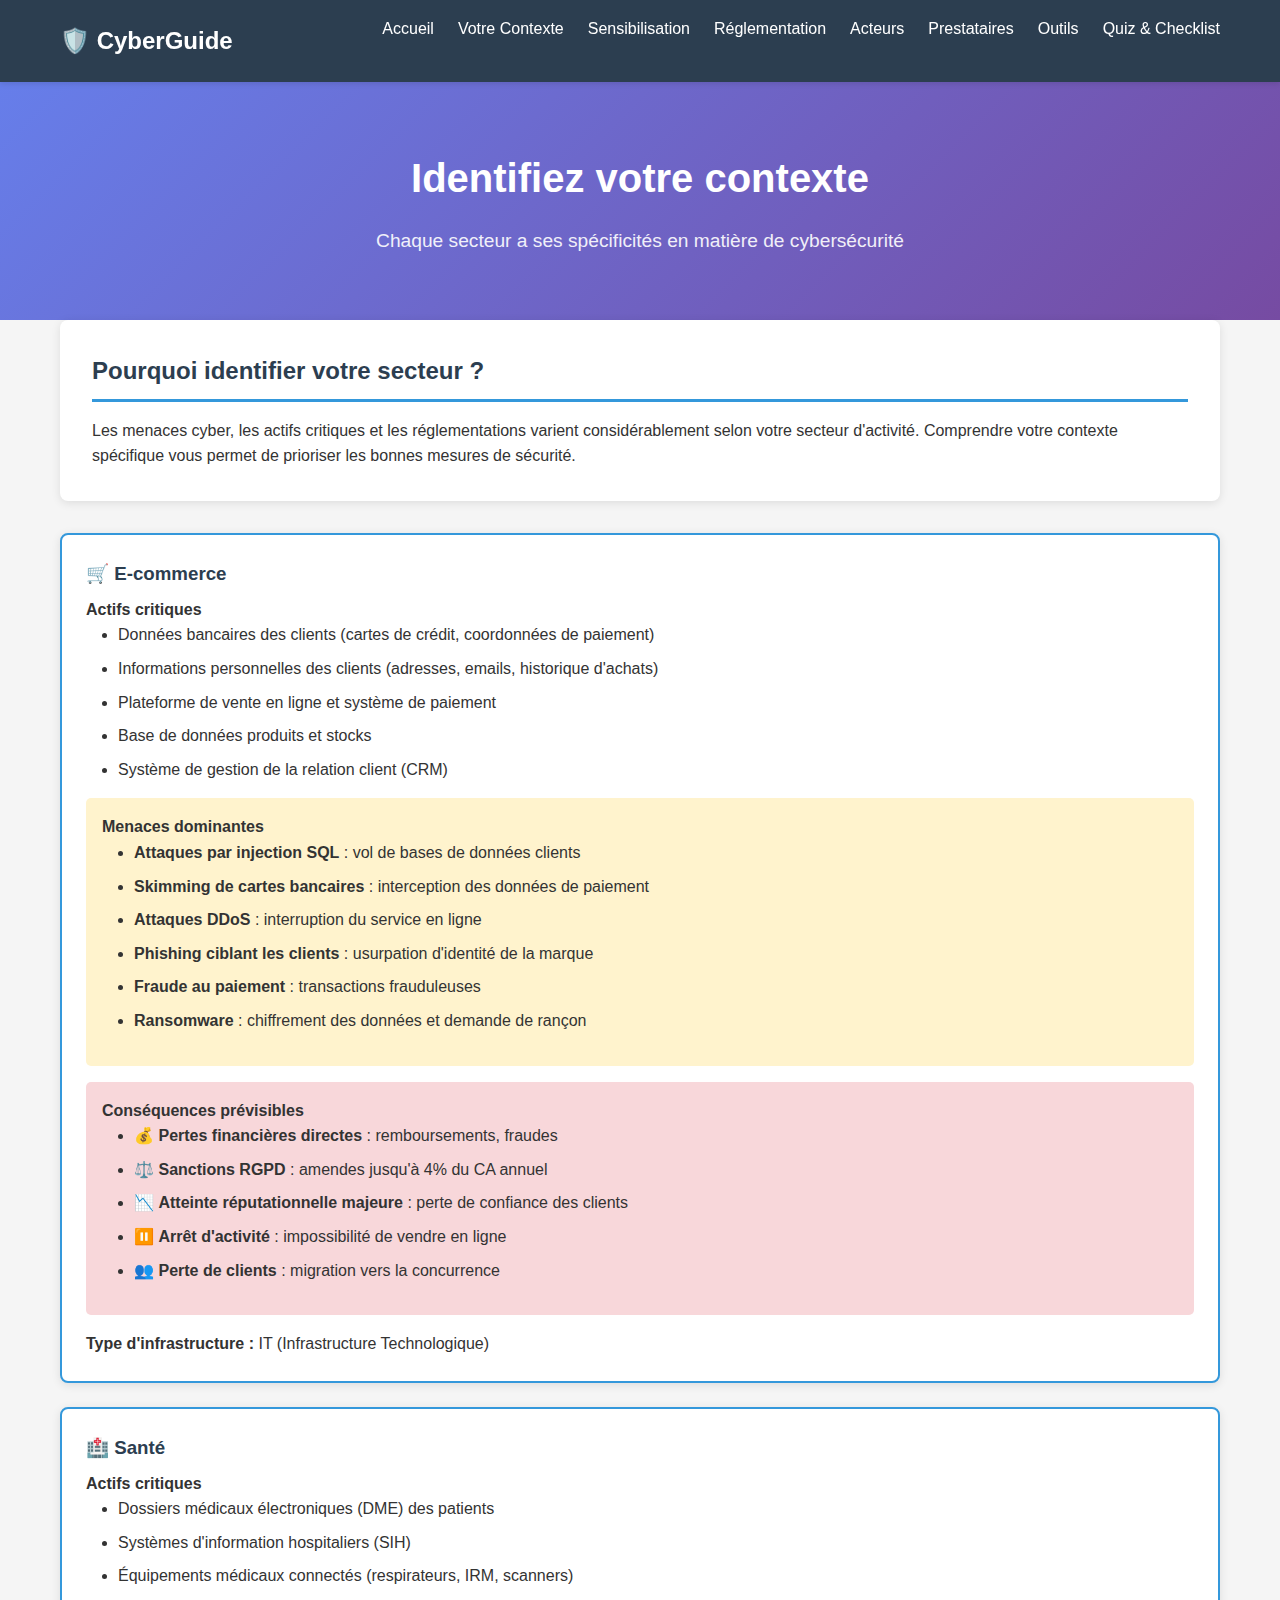
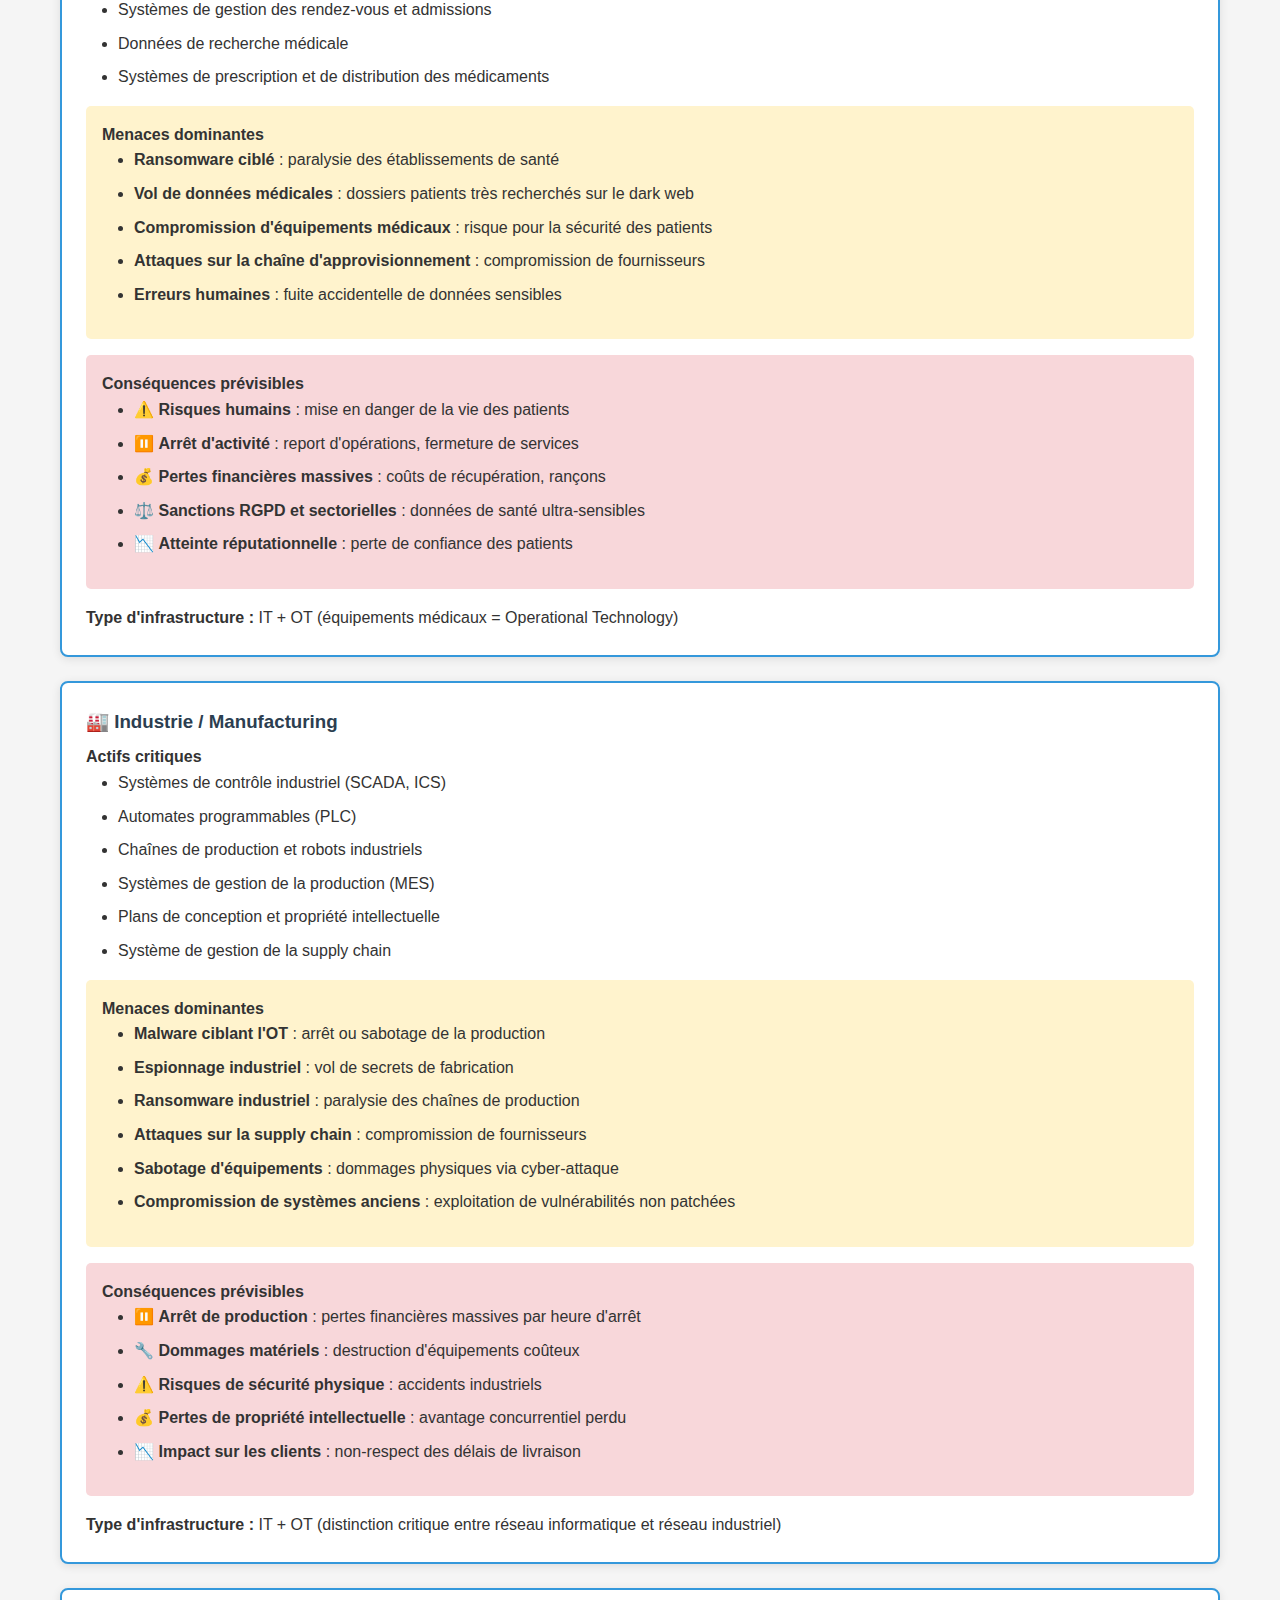
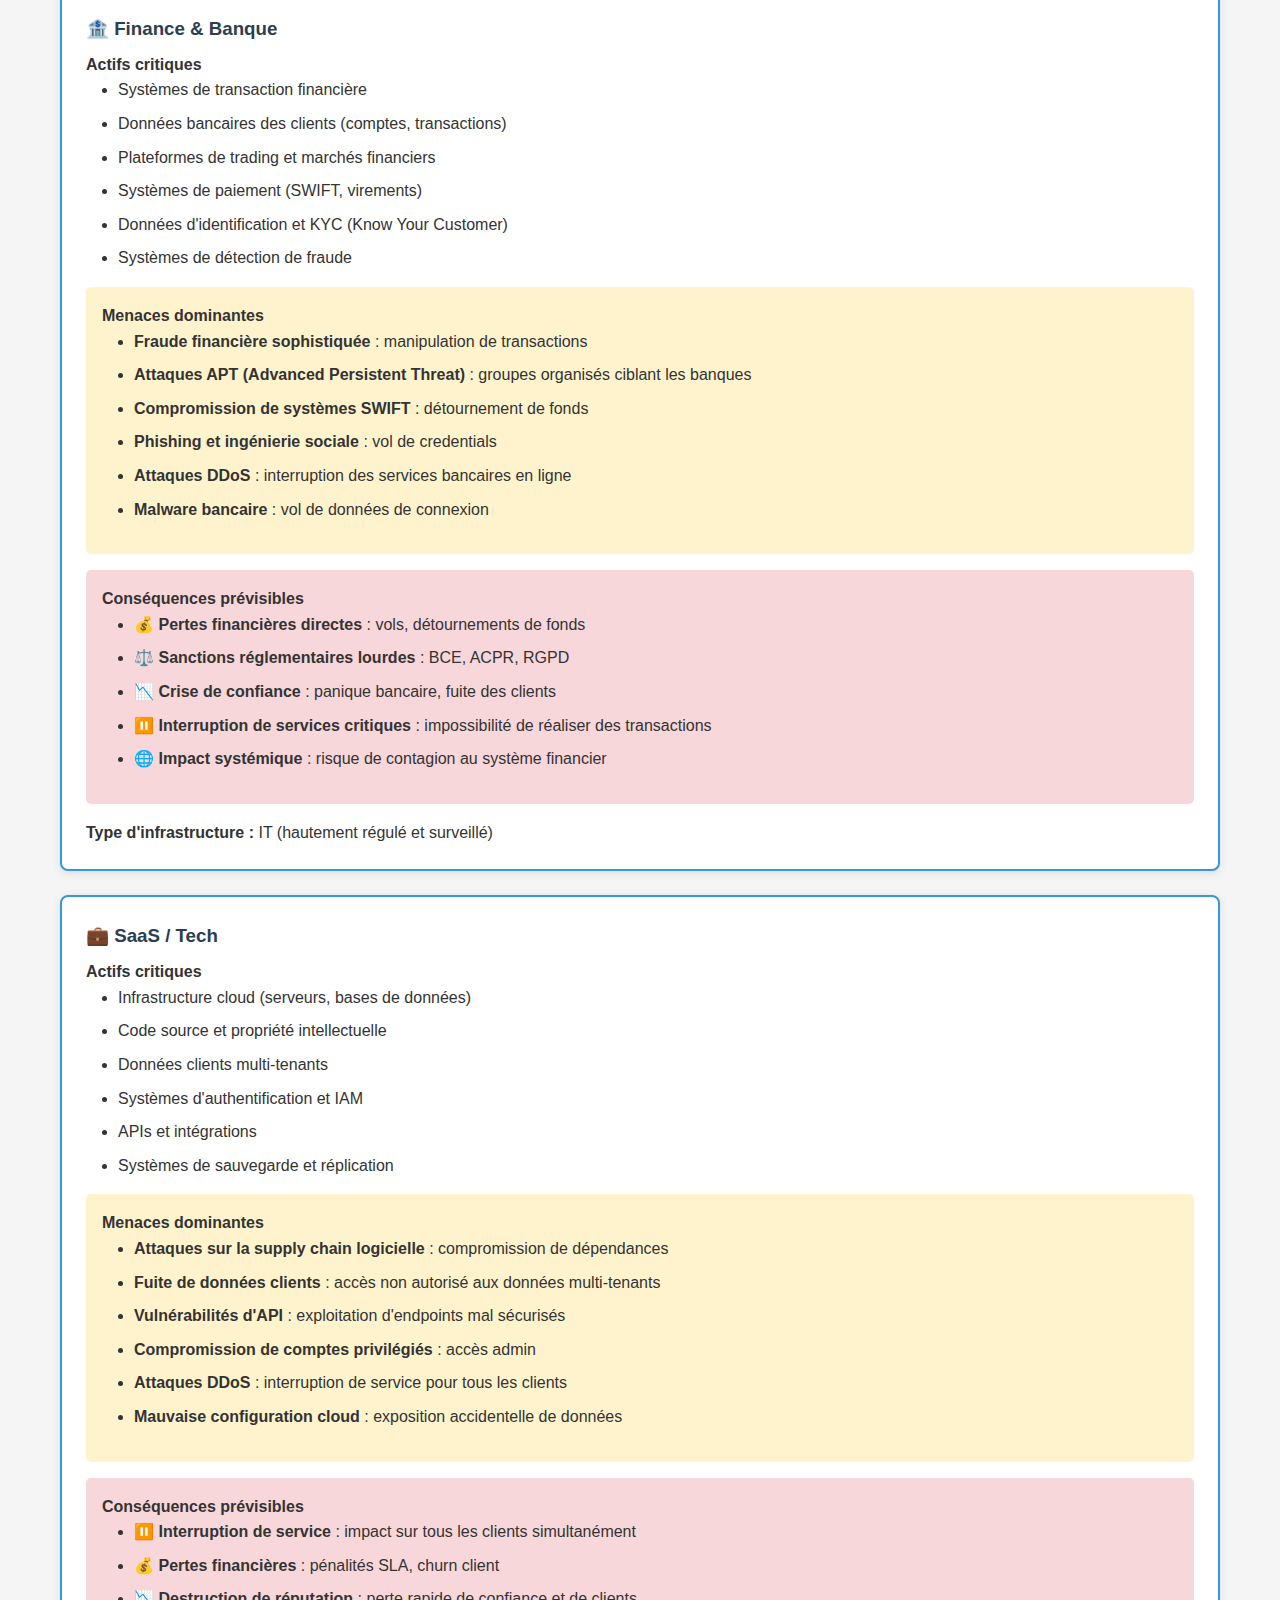
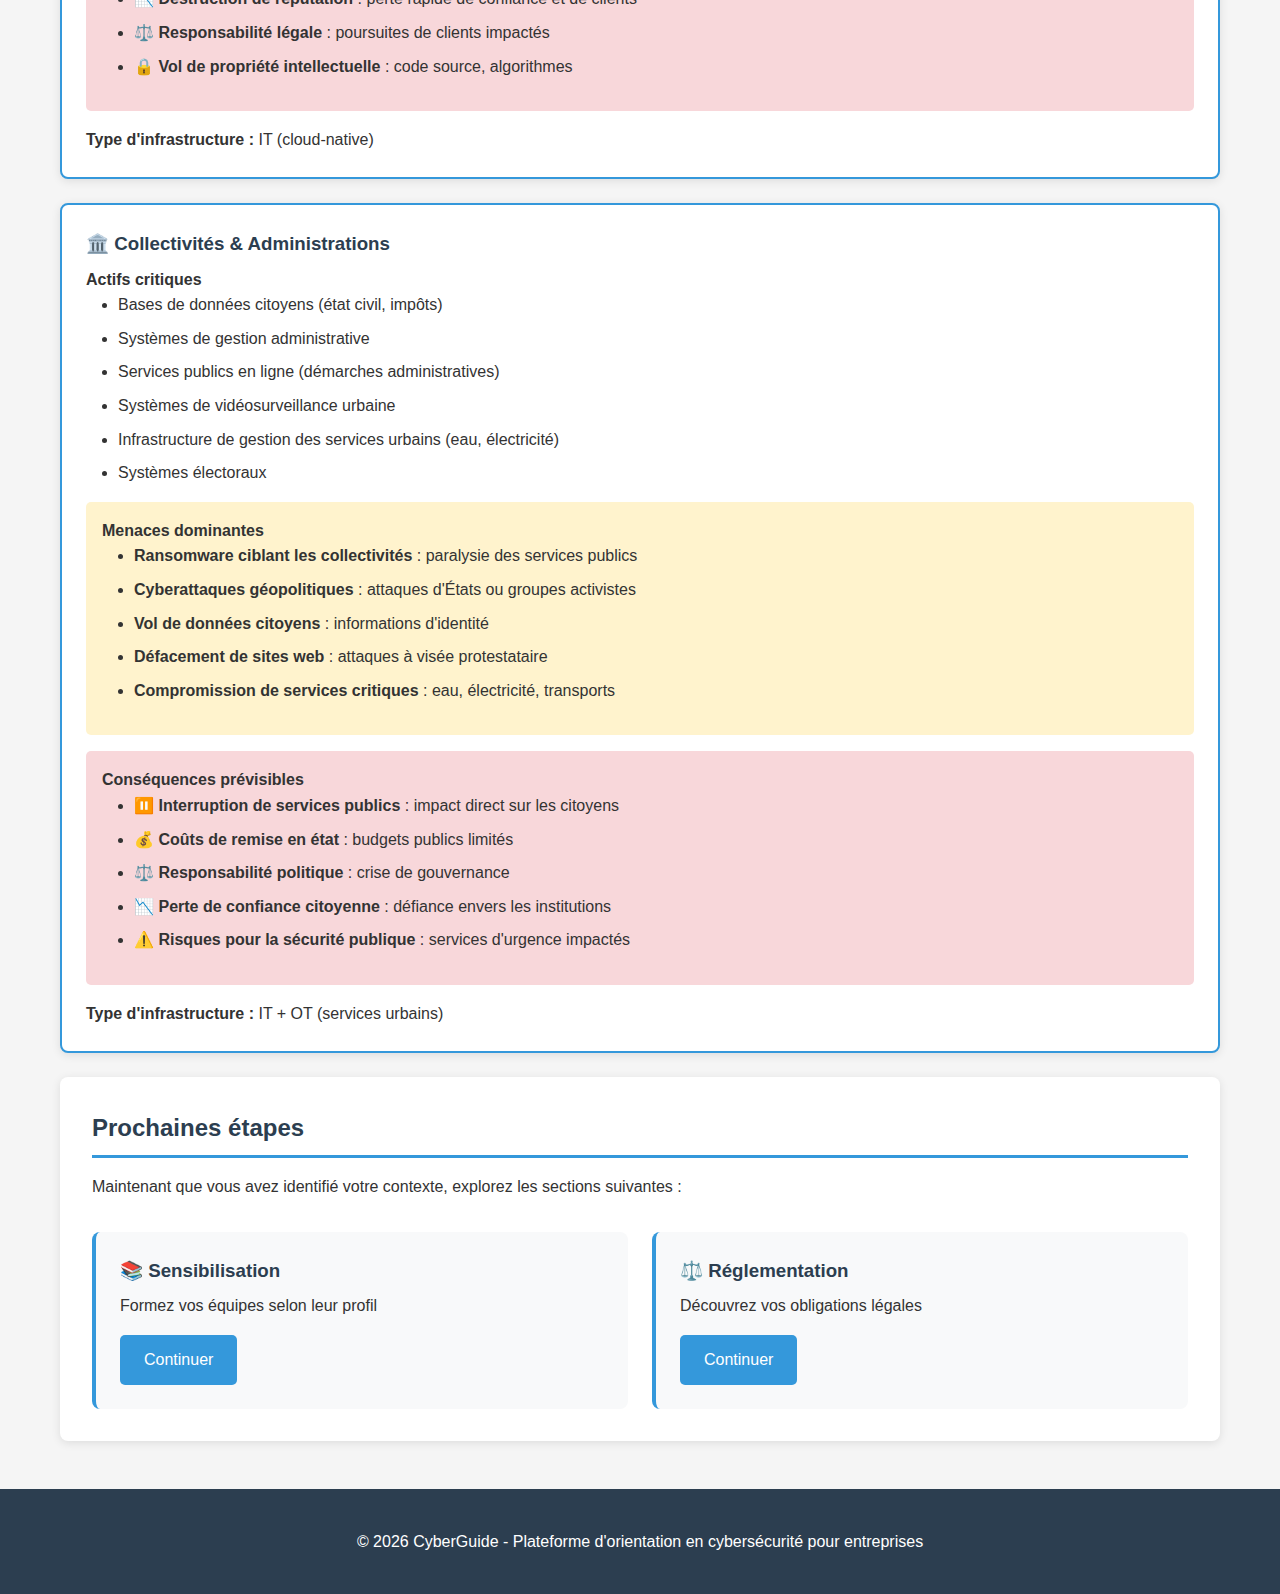
<file: secteurs.html>
<!DOCTYPE html>
<html lang="fr">
<head>
    <meta charset="UTF-8">
    <meta name="viewport" content="width=device-width, initial-scale=1.0">
    <title>Votre Contexte - CyberGuide</title>
    <link rel="stylesheet" href="style.css">
</head>
<body>
    <nav class="navbar">
        <div class="container">
            <h1 class="logo">🛡️ CyberGuide</h1>
            <ul class="nav-menu">
                <li><a href="index.html">Accueil</a></li>
                <li><a href="secteurs.html">Votre Contexte</a></li>
                <li><a href="sensibilisation.html">Sensibilisation</a></li>
                <li><a href="reglementation.html">Réglementation</a></li>
                <li><a href="acteurs.html">Acteurs</a></li>
                <li><a href="prestataires.html">Prestataires</a></li>
                <li><a href="outils.html">Outils</a></li>
                <li><a href="action.html">Quiz & Checklist</a></li>
            </ul>
        </div>
    </nav>

    <header class="hero">
        <div class="container">
            <h1>Identifiez votre contexte</h1>
            <p class="subtitle">Chaque secteur a ses spécificités en matière de cybersécurité</p>
        </div>
    </header>

    <main class="container">
        <section class="intro">
            <h2>Pourquoi identifier votre secteur ?</h2>
            <p>Les menaces cyber, les actifs critiques et les réglementations varient considérablement selon votre secteur d'activité. Comprendre votre contexte spécifique vous permet de prioriser les bonnes mesures de sécurité.</p>
        </section>

        <section class="secteur-card">
            <h3>🛒 E-commerce</h3>

            <h4>Actifs critiques</h4>
            <ul>
                <li>Données bancaires des clients (cartes de crédit, coordonnées de paiement)</li>
                <li>Informations personnelles des clients (adresses, emails, historique d'achats)</li>
                <li>Plateforme de vente en ligne et système de paiement</li>
                <li>Base de données produits et stocks</li>
                <li>Système de gestion de la relation client (CRM)</li>
            </ul>

            <div class="menaces-list">
                <h4>Menaces dominantes</h4>
                <ul>
                    <li><strong>Attaques par injection SQL</strong> : vol de bases de données clients</li>
                    <li><strong>Skimming de cartes bancaires</strong> : interception des données de paiement</li>
                    <li><strong>Attaques DDoS</strong> : interruption du service en ligne</li>
                    <li><strong>Phishing ciblant les clients</strong> : usurpation d'identité de la marque</li>
                    <li><strong>Fraude au paiement</strong> : transactions frauduleuses</li>
                    <li><strong>Ransomware</strong> : chiffrement des données et demande de rançon</li>
                </ul>
            </div>

            <div class="consequences-list">
                <h4>Conséquences prévisibles</h4>
                <ul>
                    <li>💰 <strong>Pertes financières directes</strong> : remboursements, fraudes</li>
                    <li>⚖️ <strong>Sanctions RGPD</strong> : amendes jusqu'à 4% du CA annuel</li>
                    <li>📉 <strong>Atteinte réputationnelle majeure</strong> : perte de confiance des clients</li>
                    <li>⏸️ <strong>Arrêt d'activité</strong> : impossibilité de vendre en ligne</li>
                    <li>👥 <strong>Perte de clients</strong> : migration vers la concurrence</li>
                </ul>
            </div>

            <p><strong>Type d'infrastructure :</strong> IT (Infrastructure Technologique)</p>
        </section>

        <section class="secteur-card">
            <h3>🏥 Santé</h3>

            <h4>Actifs critiques</h4>
            <ul>
                <li>Dossiers médicaux électroniques (DME) des patients</li>
                <li>Systèmes d'information hospitaliers (SIH)</li>
                <li>Équipements médicaux connectés (respirateurs, IRM, scanners)</li>
                <li>Systèmes de gestion des rendez-vous et admissions</li>
                <li>Données de recherche médicale</li>
                <li>Systèmes de prescription et de distribution des médicaments</li>
            </ul>

            <div class="menaces-list">
                <h4>Menaces dominantes</h4>
                <ul>
                    <li><strong>Ransomware ciblé</strong> : paralysie des établissements de santé</li>
                    <li><strong>Vol de données médicales</strong> : dossiers patients très recherchés sur le dark web</li>
                    <li><strong>Compromission d'équipements médicaux</strong> : risque pour la sécurité des patients</li>
                    <li><strong>Attaques sur la chaîne d'approvisionnement</strong> : compromission de fournisseurs</li>
                    <li><strong>Erreurs humaines</strong> : fuite accidentelle de données sensibles</li>
                </ul>
            </div>

            <div class="consequences-list">
                <h4>Conséquences prévisibles</h4>
                <ul>
                    <li>⚠️ <strong>Risques humains</strong> : mise en danger de la vie des patients</li>
                    <li>⏸️ <strong>Arrêt d'activité</strong> : report d'opérations, fermeture de services</li>
                    <li>💰 <strong>Pertes financières massives</strong> : coûts de récupération, rançons</li>
                    <li>⚖️ <strong>Sanctions RGPD et sectorielles</strong> : données de santé ultra-sensibles</li>
                    <li>📉 <strong>Atteinte réputationnelle</strong> : perte de confiance des patients</li>
                </ul>
            </div>

            <p><strong>Type d'infrastructure :</strong> IT + OT (équipements médicaux = Operational Technology)</p>
        </section>

        <section class="secteur-card">
            <h3>🏭 Industrie / Manufacturing</h3>

            <h4>Actifs critiques</h4>
            <ul>
                <li>Systèmes de contrôle industriel (SCADA, ICS)</li>
                <li>Automates programmables (PLC)</li>
                <li>Chaînes de production et robots industriels</li>
                <li>Systèmes de gestion de la production (MES)</li>
                <li>Plans de conception et propriété intellectuelle</li>
                <li>Système de gestion de la supply chain</li>
            </ul>

            <div class="menaces-list">
                <h4>Menaces dominantes</h4>
                <ul>
                    <li><strong>Malware ciblant l'OT</strong> : arrêt ou sabotage de la production</li>
                    <li><strong>Espionnage industriel</strong> : vol de secrets de fabrication</li>
                    <li><strong>Ransomware industriel</strong> : paralysie des chaînes de production</li>
                    <li><strong>Attaques sur la supply chain</strong> : compromission de fournisseurs</li>
                    <li><strong>Sabotage d'équipements</strong> : dommages physiques via cyber-attaque</li>
                    <li><strong>Compromission de systèmes anciens</strong> : exploitation de vulnérabilités non patchées</li>
                </ul>
            </div>

            <div class="consequences-list">
                <h4>Conséquences prévisibles</h4>
                <ul>
                    <li>⏸️ <strong>Arrêt de production</strong> : pertes financières massives par heure d'arrêt</li>
                    <li>🔧 <strong>Dommages matériels</strong> : destruction d'équipements coûteux</li>
                    <li>⚠️ <strong>Risques de sécurité physique</strong> : accidents industriels</li>
                    <li>💰 <strong>Pertes de propriété intellectuelle</strong> : avantage concurrentiel perdu</li>
                    <li>📉 <strong>Impact sur les clients</strong> : non-respect des délais de livraison</li>
                </ul>
            </div>

            <p><strong>Type d'infrastructure :</strong> IT + OT (distinction critique entre réseau informatique et réseau industriel)</p>
        </section>

        <section class="secteur-card">
            <h3>🏦 Finance & Banque</h3>

            <h4>Actifs critiques</h4>
            <ul>
                <li>Systèmes de transaction financière</li>
                <li>Données bancaires des clients (comptes, transactions)</li>
                <li>Plateformes de trading et marchés financiers</li>
                <li>Systèmes de paiement (SWIFT, virements)</li>
                <li>Données d'identification et KYC (Know Your Customer)</li>
                <li>Systèmes de détection de fraude</li>
            </ul>

            <div class="menaces-list">
                <h4>Menaces dominantes</h4>
                <ul>
                    <li><strong>Fraude financière sophistiquée</strong> : manipulation de transactions</li>
                    <li><strong>Attaques APT (Advanced Persistent Threat)</strong> : groupes organisés ciblant les banques</li>
                    <li><strong>Compromission de systèmes SWIFT</strong> : détournement de fonds</li>
                    <li><strong>Phishing et ingénierie sociale</strong> : vol de credentials</li>
                    <li><strong>Attaques DDoS</strong> : interruption des services bancaires en ligne</li>
                    <li><strong>Malware bancaire</strong> : vol de données de connexion</li>
                </ul>
            </div>

            <div class="consequences-list">
                <h4>Conséquences prévisibles</h4>
                <ul>
                    <li>💰 <strong>Pertes financières directes</strong> : vols, détournements de fonds</li>
                    <li>⚖️ <strong>Sanctions réglementaires lourdes</strong> : BCE, ACPR, RGPD</li>
                    <li>📉 <strong>Crise de confiance</strong> : panique bancaire, fuite des clients</li>
                    <li>⏸️ <strong>Interruption de services critiques</strong> : impossibilité de réaliser des transactions</li>
                    <li>🌐 <strong>Impact systémique</strong> : risque de contagion au système financier</li>
                </ul>
            </div>

            <p><strong>Type d'infrastructure :</strong> IT (hautement régulé et surveillé)</p>
        </section>

        <section class="secteur-card">
            <h3>💼 SaaS / Tech</h3>

            <h4>Actifs critiques</h4>
            <ul>
                <li>Infrastructure cloud (serveurs, bases de données)</li>
                <li>Code source et propriété intellectuelle</li>
                <li>Données clients multi-tenants</li>
                <li>Systèmes d'authentification et IAM</li>
                <li>APIs et intégrations</li>
                <li>Systèmes de sauvegarde et réplication</li>
            </ul>

            <div class="menaces-list">
                <h4>Menaces dominantes</h4>
                <ul>
                    <li><strong>Attaques sur la supply chain logicielle</strong> : compromission de dépendances</li>
                    <li><strong>Fuite de données clients</strong> : accès non autorisé aux données multi-tenants</li>
                    <li><strong>Vulnérabilités d'API</strong> : exploitation d'endpoints mal sécurisés</li>
                    <li><strong>Compromission de comptes privilégiés</strong> : accès admin</li>
                    <li><strong>Attaques DDoS</strong> : interruption de service pour tous les clients</li>
                    <li><strong>Mauvaise configuration cloud</strong> : exposition accidentelle de données</li>
                </ul>
            </div>

            <div class="consequences-list">
                <h4>Conséquences prévisibles</h4>
                <ul>
                    <li>⏸️ <strong>Interruption de service</strong> : impact sur tous les clients simultanément</li>
                    <li>💰 <strong>Pertes financières</strong> : pénalités SLA, churn client</li>
                    <li>📉 <strong>Destruction de réputation</strong> : perte rapide de confiance et de clients</li>
                    <li>⚖️ <strong>Responsabilité légale</strong> : poursuites de clients impactés</li>
                    <li>🔒 <strong>Vol de propriété intellectuelle</strong> : code source, algorithmes</li>
                </ul>
            </div>

            <p><strong>Type d'infrastructure :</strong> IT (cloud-native)</p>
        </section>

        <section class="secteur-card">
            <h3>🏛️ Collectivités & Administrations</h3>

            <h4>Actifs critiques</h4>
            <ul>
                <li>Bases de données citoyens (état civil, impôts)</li>
                <li>Systèmes de gestion administrative</li>
                <li>Services publics en ligne (démarches administratives)</li>
                <li>Systèmes de vidéosurveillance urbaine</li>
                <li>Infrastructure de gestion des services urbains (eau, électricité)</li>
                <li>Systèmes électoraux</li>
            </ul>

            <div class="menaces-list">
                <h4>Menaces dominantes</h4>
                <ul>
                    <li><strong>Ransomware ciblant les collectivités</strong> : paralysie des services publics</li>
                    <li><strong>Cyberattaques géopolitiques</strong> : attaques d'États ou groupes activistes</li>
                    <li><strong>Vol de données citoyens</strong> : informations d'identité</li>
                    <li><strong>Défacement de sites web</strong> : attaques à visée protestataire</li>
                    <li><strong>Compromission de services critiques</strong> : eau, électricité, transports</li>
                </ul>
            </div>

            <div class="consequences-list">
                <h4>Conséquences prévisibles</h4>
                <ul>
                    <li>⏸️ <strong>Interruption de services publics</strong> : impact direct sur les citoyens</li>
                    <li>💰 <strong>Coûts de remise en état</strong> : budgets publics limités</li>
                    <li>⚖️ <strong>Responsabilité politique</strong> : crise de gouvernance</li>
                    <li>📉 <strong>Perte de confiance citoyenne</strong> : défiance envers les institutions</li>
                    <li>⚠️ <strong>Risques pour la sécurité publique</strong> : services d'urgence impactés</li>
                </ul>
            </div>

            <p><strong>Type d'infrastructure :</strong> IT + OT (services urbains)</p>
        </section>

        <section>
            <h2>Prochaines étapes</h2>
            <p>Maintenant que vous avez identifié votre contexte, explorez les sections suivantes :</p>
            <div class="cards">
                <div class="card">
                    <h3>📚 Sensibilisation</h3>
                    <p>Formez vos équipes selon leur profil</p>
                    <a href="sensibilisation.html" class="btn">Continuer</a>
                </div>
                <div class="card">
                    <h3>⚖️ Réglementation</h3>
                    <p>Découvrez vos obligations légales</p>
                    <a href="reglementation.html" class="btn">Continuer</a>
                </div>
            </div>
        </section>
    </main>

    <footer>
        <div class="container">
            <p>&copy; 2026 CyberGuide - Plateforme d'orientation en cybersécurité pour entreprises</p>
        </div>
    </footer>
</body>
</html>
</file>
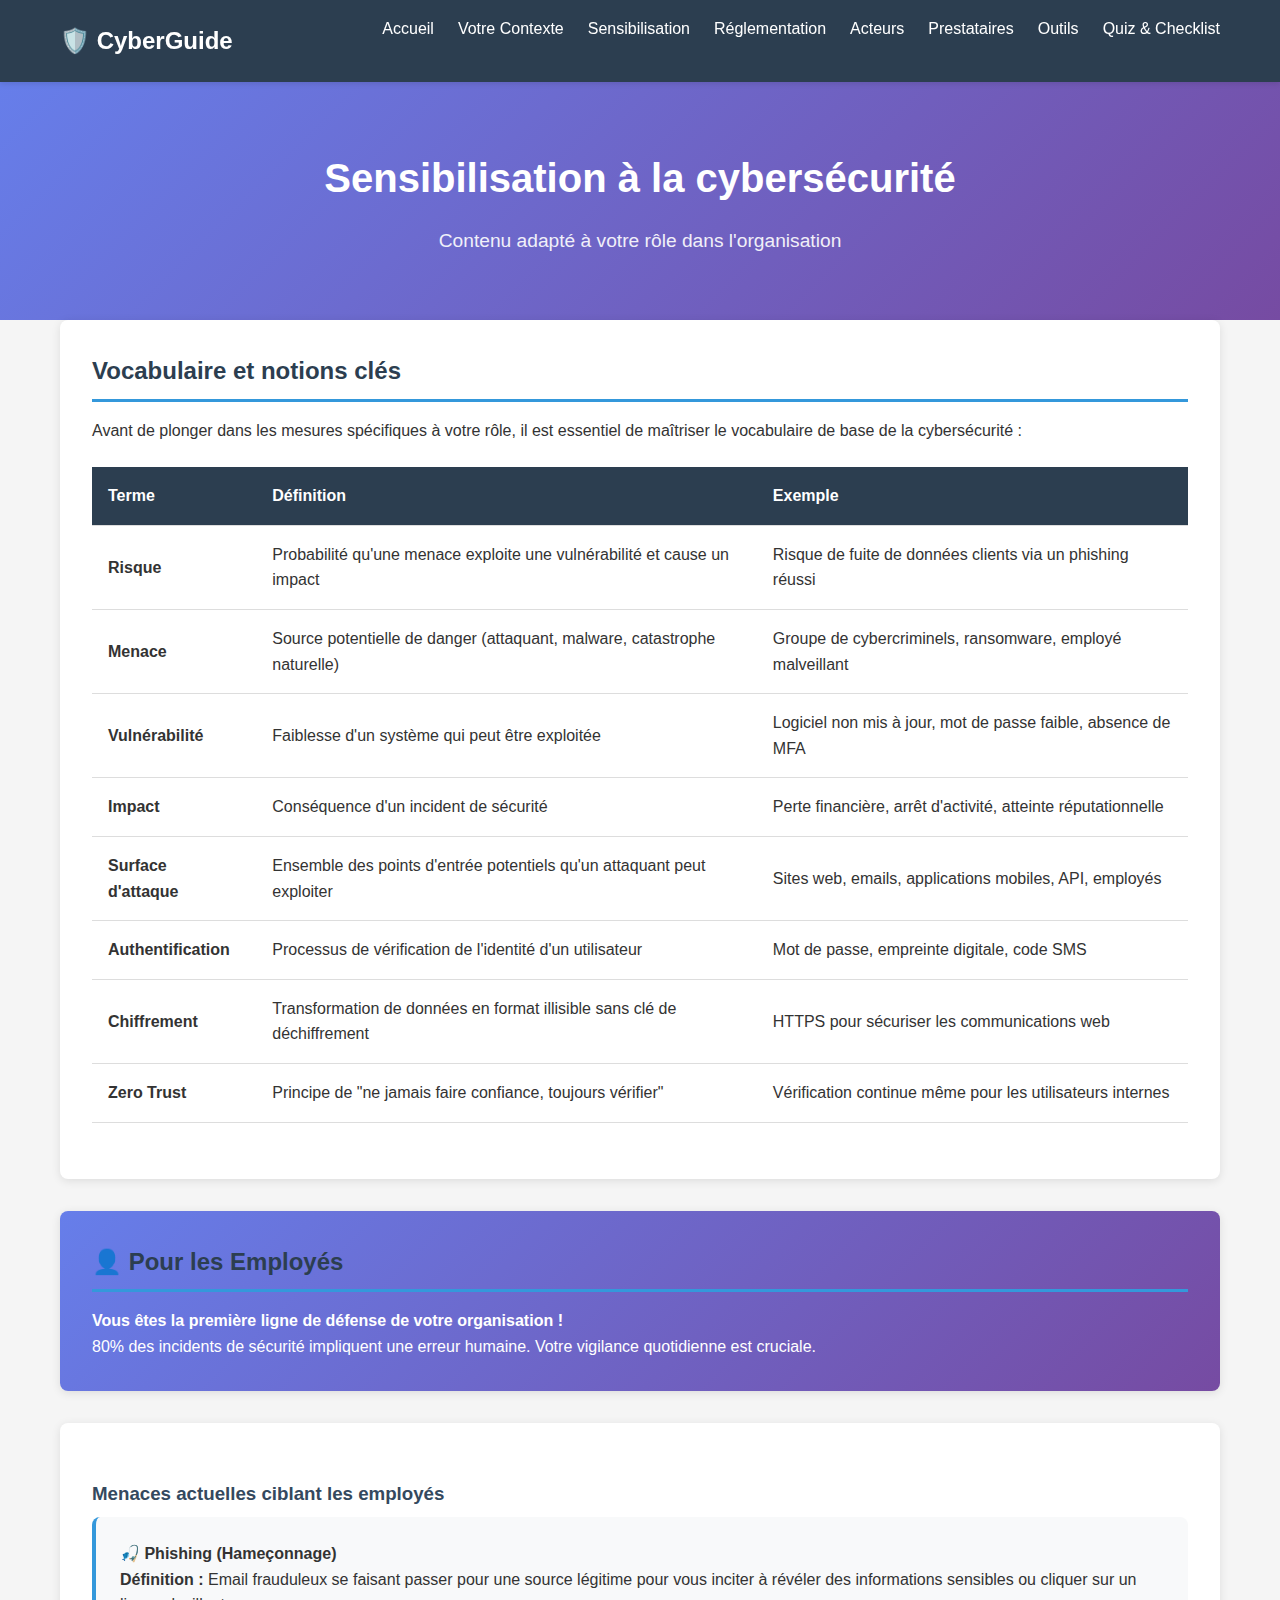
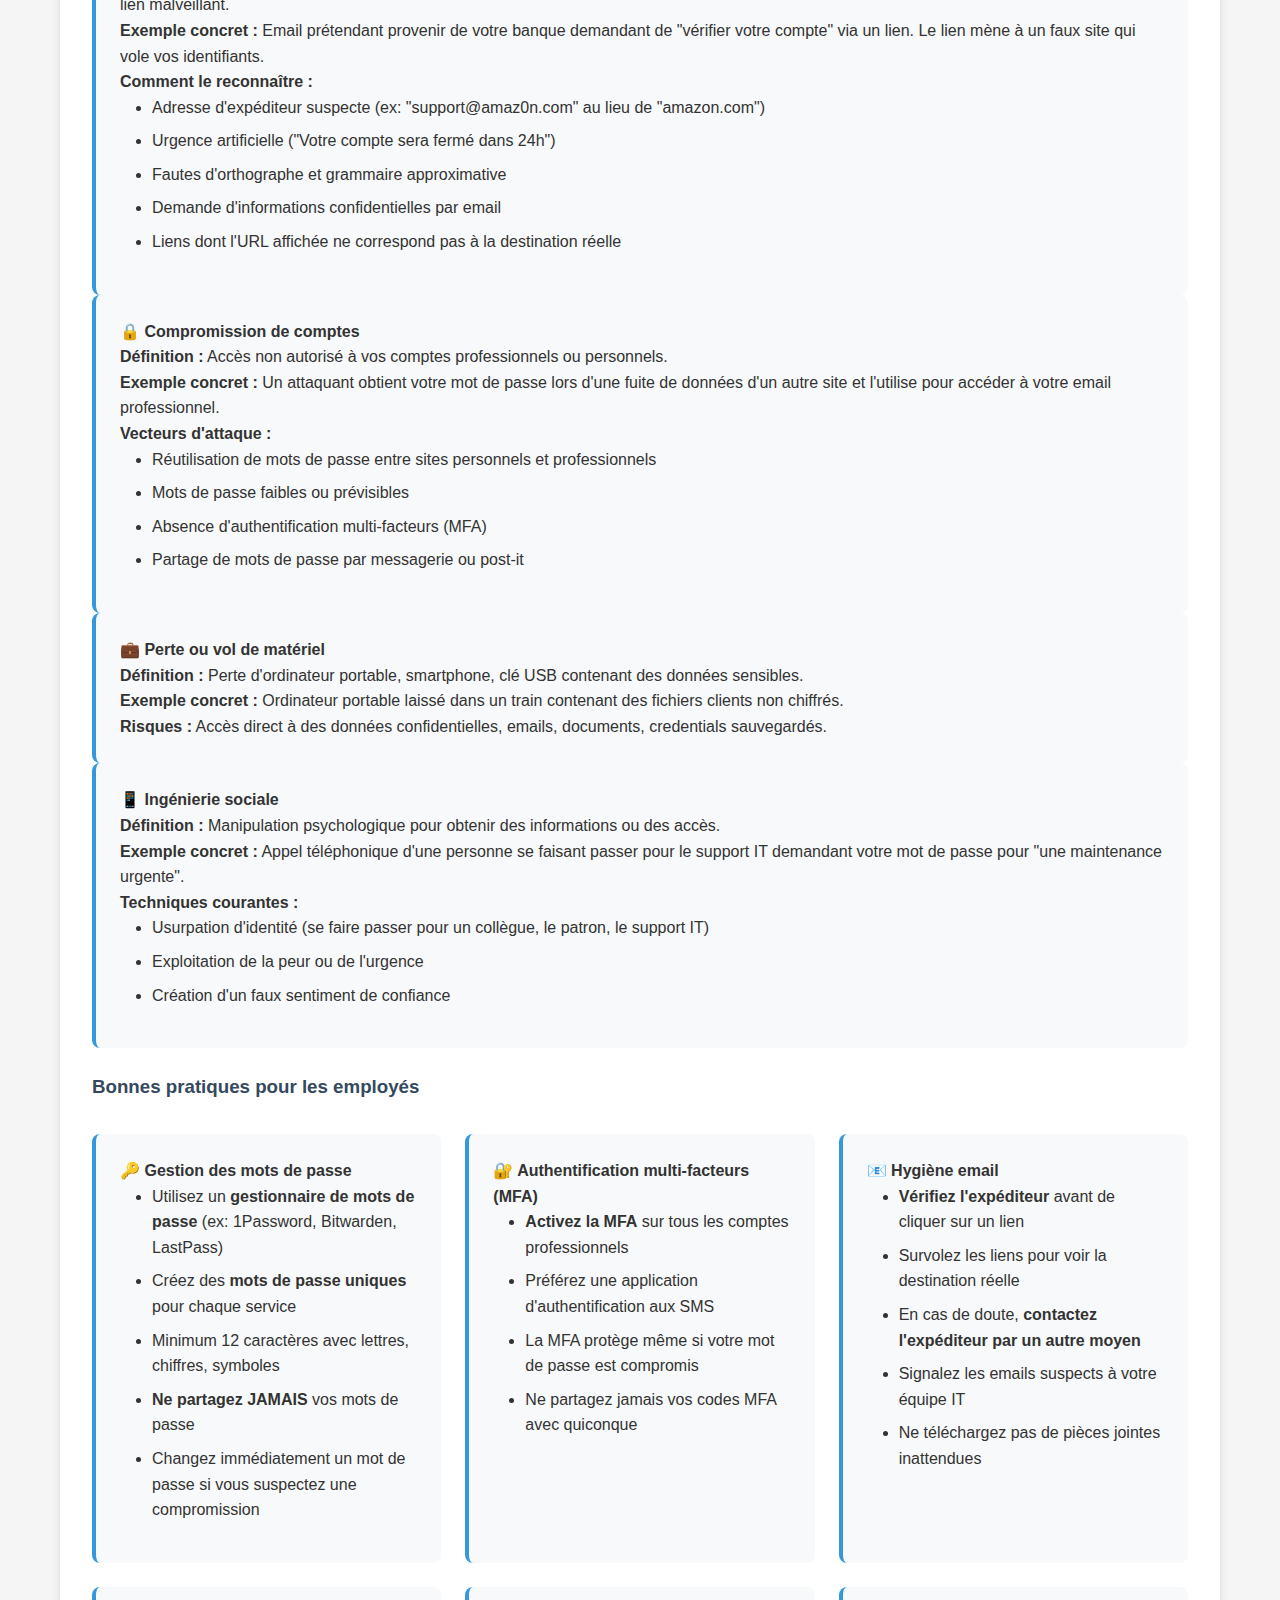
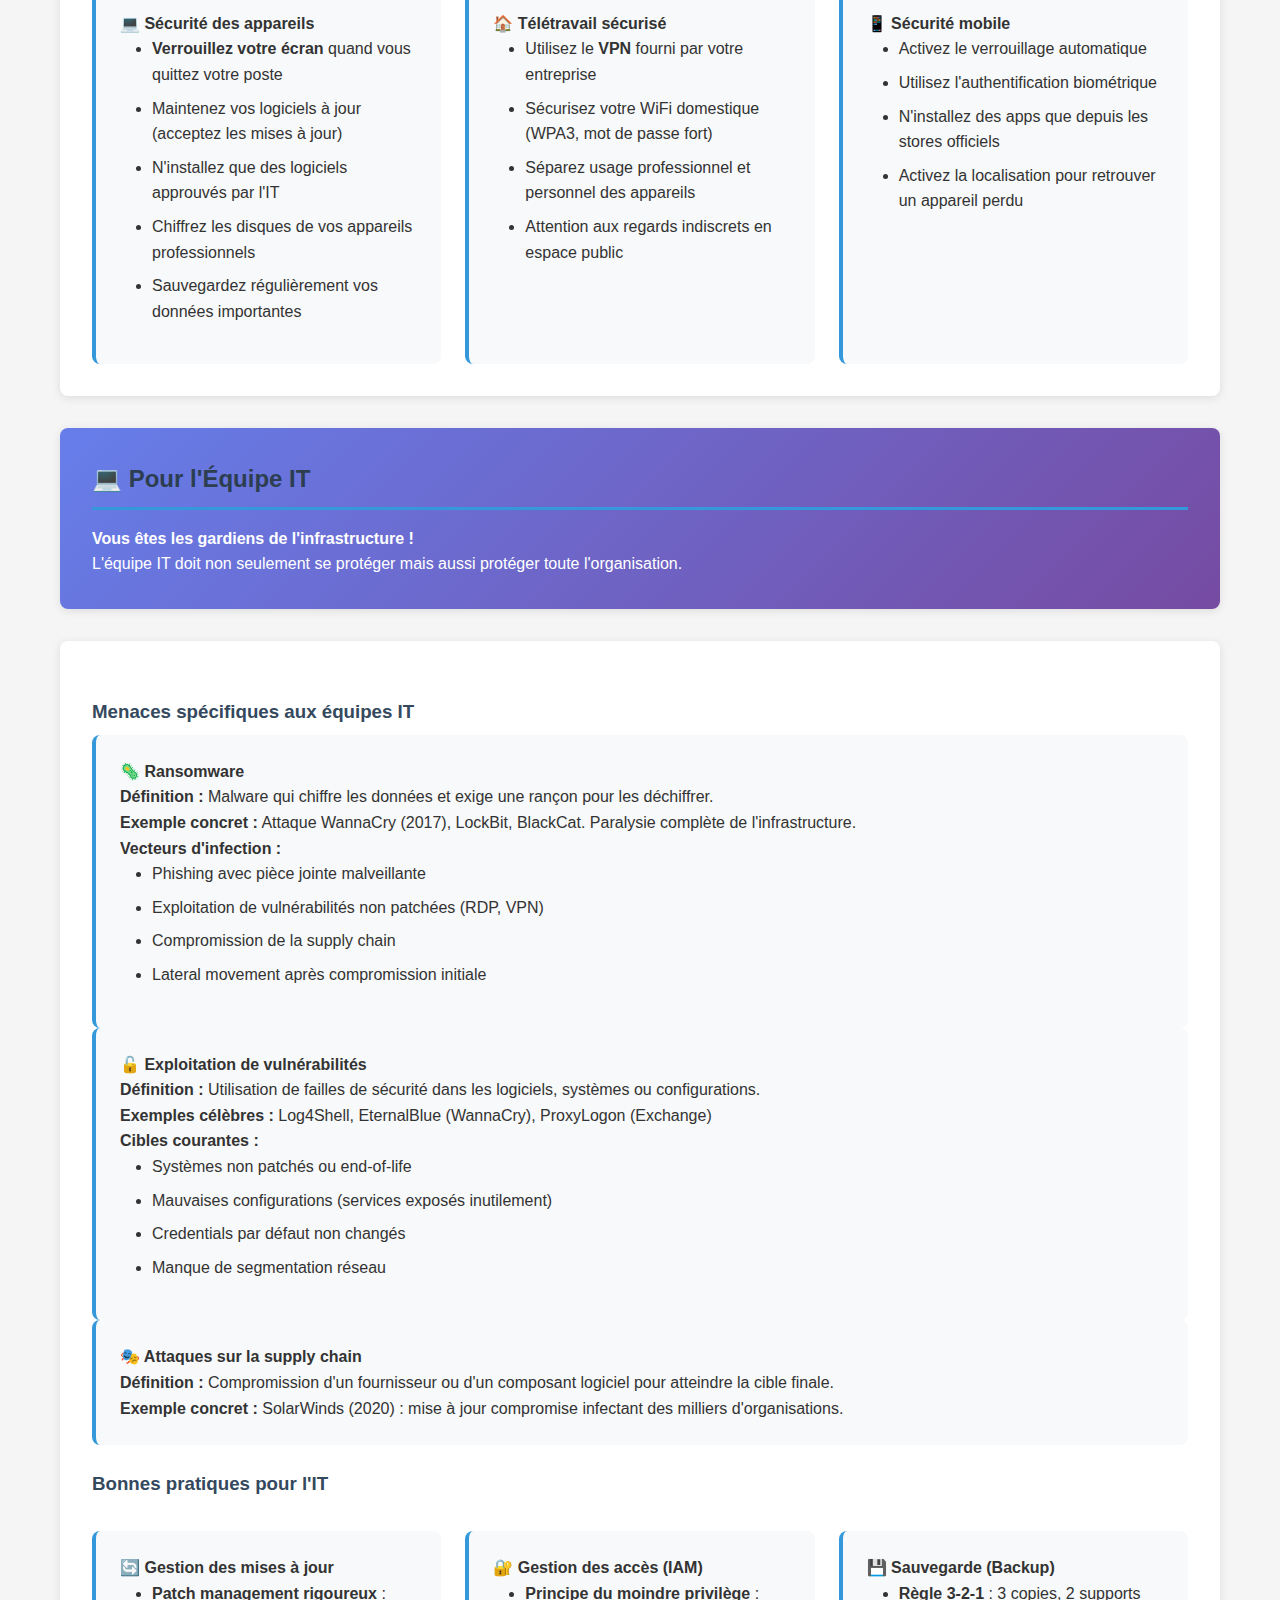
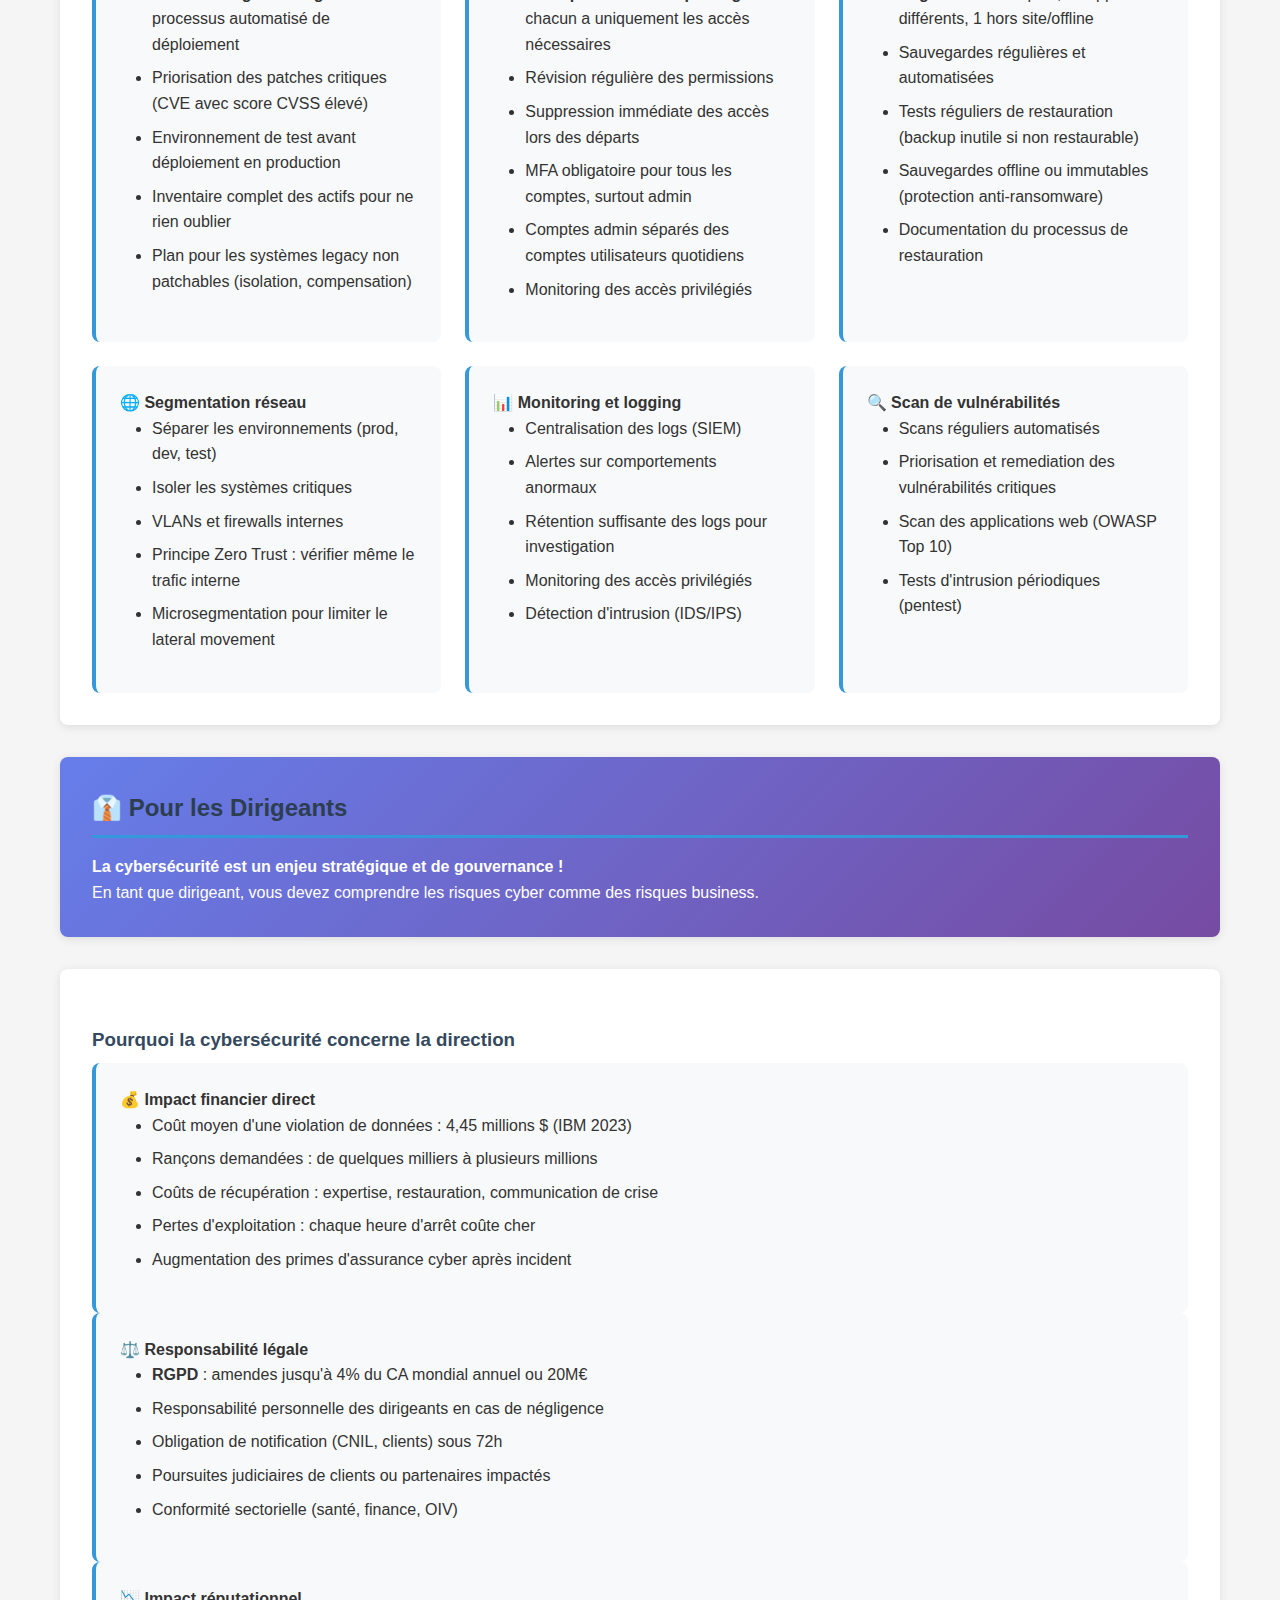
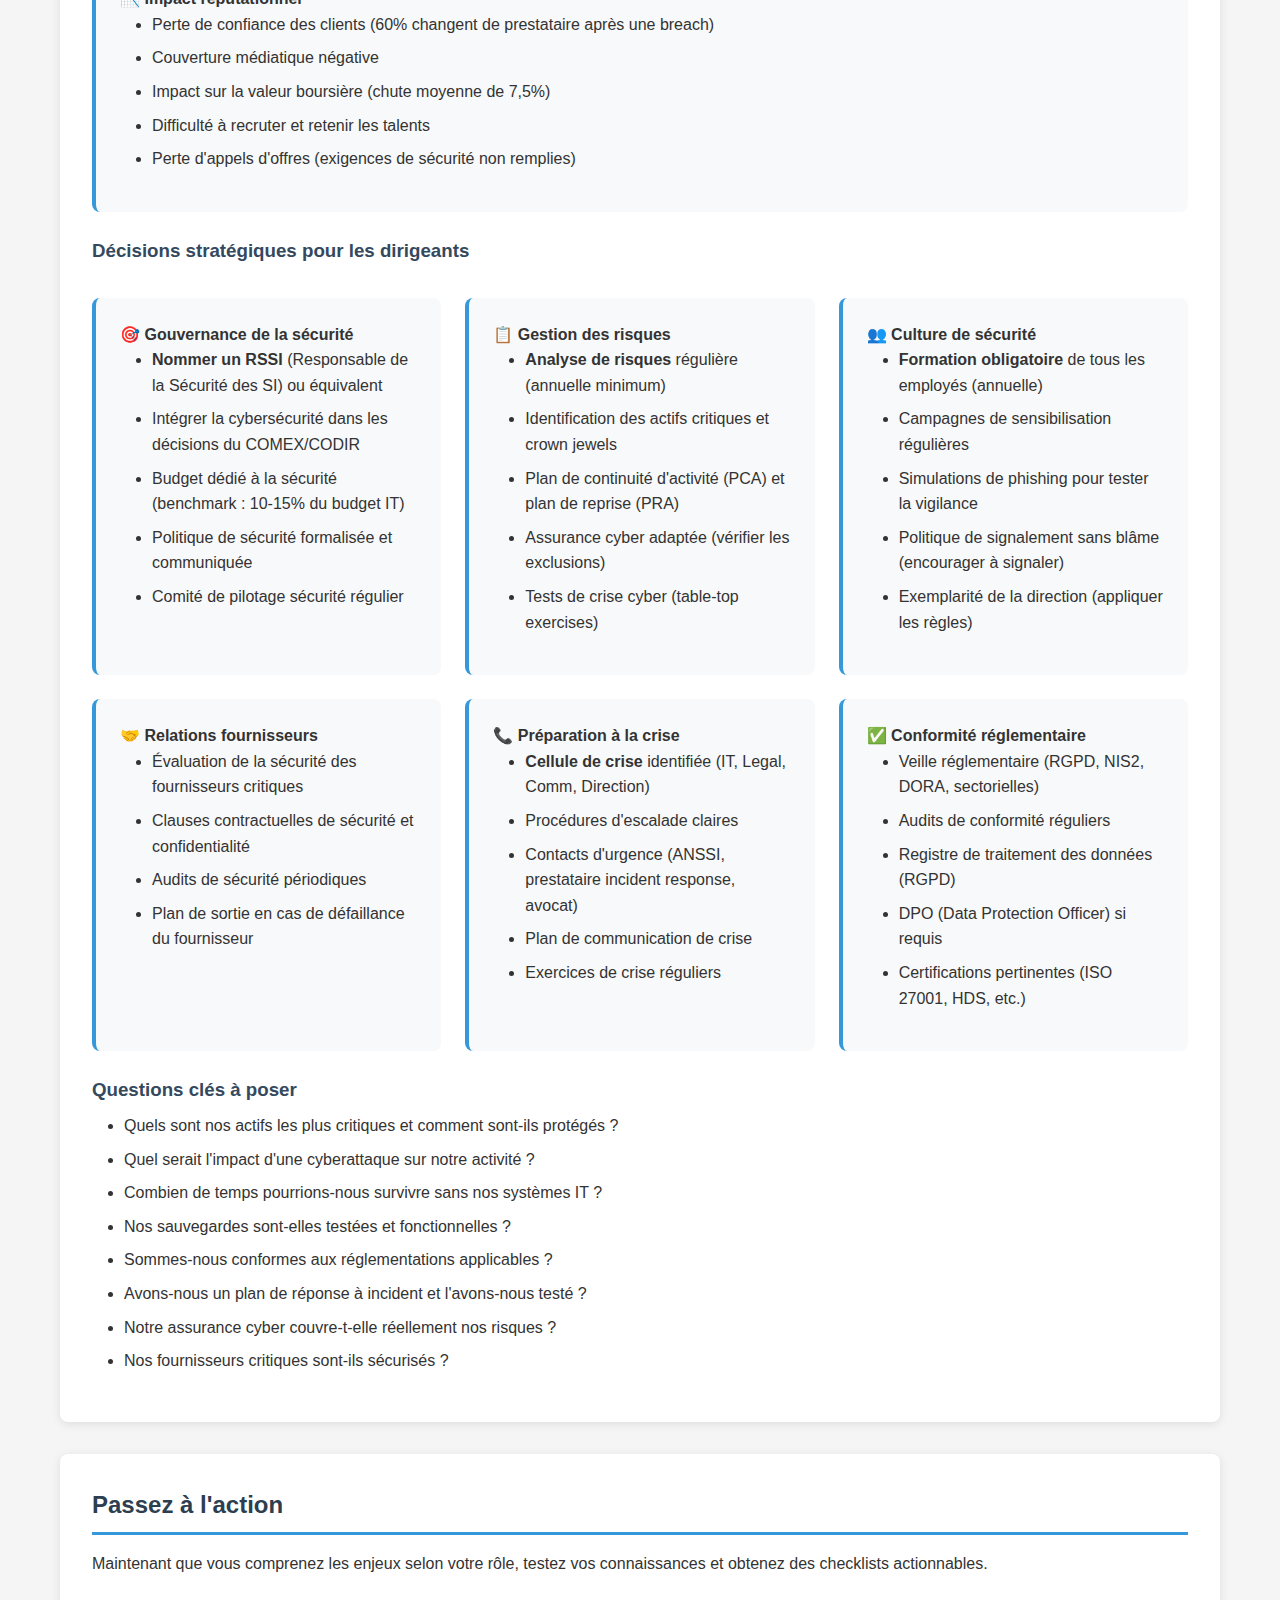
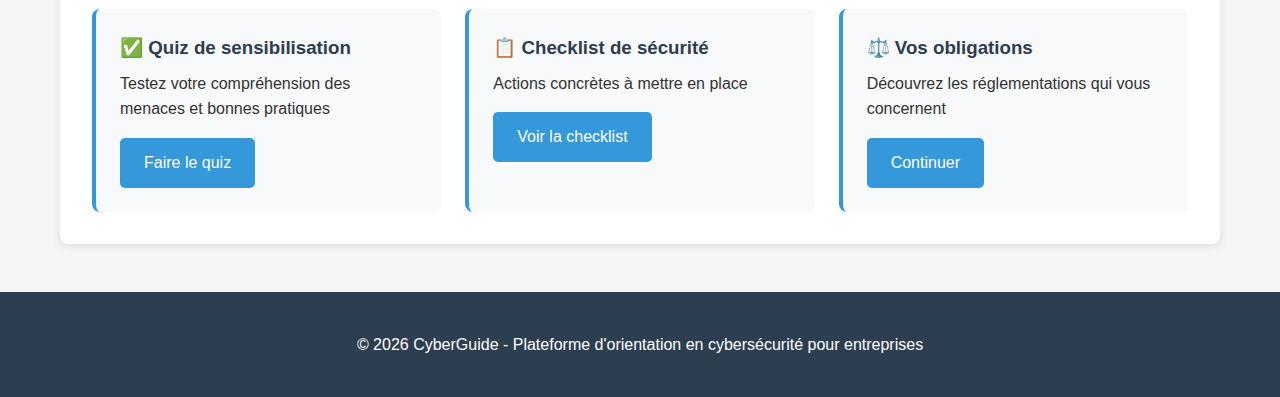
<file: sensibilisation.html>
<!DOCTYPE html>
<html lang="fr">
<head>
    <meta charset="UTF-8">
    <meta name="viewport" content="width=device-width, initial-scale=1.0">
    <title>Sensibilisation - CyberGuide</title>
    <link rel="stylesheet" href="style.css">
</head>
<body>
    <nav class="navbar">
        <div class="container">
            <h1 class="logo">🛡️ CyberGuide</h1>
            <ul class="nav-menu">
                <li><a href="index.html">Accueil</a></li>
                <li><a href="secteurs.html">Votre Contexte</a></li>
                <li><a href="sensibilisation.html">Sensibilisation</a></li>
                <li><a href="reglementation.html">Réglementation</a></li>
                <li><a href="acteurs.html">Acteurs</a></li>
                <li><a href="prestataires.html">Prestataires</a></li>
                <li><a href="outils.html">Outils</a></li>
                <li><a href="action.html">Quiz & Checklist</a></li>
            </ul>
        </div>
    </nav>

    <header class="hero">
        <div class="container">
            <h1>Sensibilisation à la cybersécurité</h1>
            <p class="subtitle">Contenu adapté à votre rôle dans l'organisation</p>
        </div>
    </header>

    <main class="container">
        <section class="intro">
            <h2>Vocabulaire et notions clés</h2>
            <p>Avant de plonger dans les mesures spécifiques à votre rôle, il est essentiel de maîtriser le vocabulaire de base de la cybersécurité :</p>

            <table>
                <tr>
                    <th>Terme</th>
                    <th>Définition</th>
                    <th>Exemple</th>
                </tr>
                <tr>
                    <td><strong>Risque</strong></td>
                    <td>Probabilité qu'une menace exploite une vulnérabilité et cause un impact</td>
                    <td>Risque de fuite de données clients via un phishing réussi</td>
                </tr>
                <tr>
                    <td><strong>Menace</strong></td>
                    <td>Source potentielle de danger (attaquant, malware, catastrophe naturelle)</td>
                    <td>Groupe de cybercriminels, ransomware, employé malveillant</td>
                </tr>
                <tr>
                    <td><strong>Vulnérabilité</strong></td>
                    <td>Faiblesse d'un système qui peut être exploitée</td>
                    <td>Logiciel non mis à jour, mot de passe faible, absence de MFA</td>
                </tr>
                <tr>
                    <td><strong>Impact</strong></td>
                    <td>Conséquence d'un incident de sécurité</td>
                    <td>Perte financière, arrêt d'activité, atteinte réputationnelle</td>
                </tr>
                <tr>
                    <td><strong>Surface d'attaque</strong></td>
                    <td>Ensemble des points d'entrée potentiels qu'un attaquant peut exploiter</td>
                    <td>Sites web, emails, applications mobiles, API, employés</td>
                </tr>
                <tr>
                    <td><strong>Authentification</strong></td>
                    <td>Processus de vérification de l'identité d'un utilisateur</td>
                    <td>Mot de passe, empreinte digitale, code SMS</td>
                </tr>
                <tr>
                    <td><strong>Chiffrement</strong></td>
                    <td>Transformation de données en format illisible sans clé de déchiffrement</td>
                    <td>HTTPS pour sécuriser les communications web</td>
                </tr>
                <tr>
                    <td><strong>Zero Trust</strong></td>
                    <td>Principe de "ne jamais faire confiance, toujours vérifier"</td>
                    <td>Vérification continue même pour les utilisateurs internes</td>
                </tr>
            </table>
        </section>

        <section class="profile-box">
            <h2>👤 Pour les Employés</h2>
            <p><strong>Vous êtes la première ligne de défense de votre organisation !</strong></p>
            <p>80% des incidents de sécurité impliquent une erreur humaine. Votre vigilance quotidienne est cruciale.</p>
        </section>

        <section>
            <h3>Menaces actuelles ciblant les employés</h3>

            <div class="card">
                <h4>🎣 Phishing (Hameçonnage)</h4>
                <p><strong>Définition :</strong> Email frauduleux se faisant passer pour une source légitime pour vous inciter à révéler des informations sensibles ou cliquer sur un lien malveillant.</p>
                <p><strong>Exemple concret :</strong> Email prétendant provenir de votre banque demandant de "vérifier votre compte" via un lien. Le lien mène à un faux site qui vole vos identifiants.</p>
                <p><strong>Comment le reconnaître :</strong></p>
                <ul>
                    <li>Adresse d'expéditeur suspecte (ex: "support@amaz0n.com" au lieu de "amazon.com")</li>
                    <li>Urgence artificielle ("Votre compte sera fermé dans 24h")</li>
                    <li>Fautes d'orthographe et grammaire approximative</li>
                    <li>Demande d'informations confidentielles par email</li>
                    <li>Liens dont l'URL affichée ne correspond pas à la destination réelle</li>
                </ul>
            </div>

            <div class="card">
                <h4>🔒 Compromission de comptes</h4>
                <p><strong>Définition :</strong> Accès non autorisé à vos comptes professionnels ou personnels.</p>
                <p><strong>Exemple concret :</strong> Un attaquant obtient votre mot de passe lors d'une fuite de données d'un autre site et l'utilise pour accéder à votre email professionnel.</p>
                <p><strong>Vecteurs d'attaque :</strong></p>
                <ul>
                    <li>Réutilisation de mots de passe entre sites personnels et professionnels</li>
                    <li>Mots de passe faibles ou prévisibles</li>
                    <li>Absence d'authentification multi-facteurs (MFA)</li>
                    <li>Partage de mots de passe par messagerie ou post-it</li>
                </ul>
            </div>

            <div class="card">
                <h4>💼 Perte ou vol de matériel</h4>
                <p><strong>Définition :</strong> Perte d'ordinateur portable, smartphone, clé USB contenant des données sensibles.</p>
                <p><strong>Exemple concret :</strong> Ordinateur portable laissé dans un train contenant des fichiers clients non chiffrés.</p>
                <p><strong>Risques :</strong> Accès direct à des données confidentielles, emails, documents, credentials sauvegardés.</p>
            </div>

            <div class="card">
                <h4>📱 Ingénierie sociale</h4>
                <p><strong>Définition :</strong> Manipulation psychologique pour obtenir des informations ou des accès.</p>
                <p><strong>Exemple concret :</strong> Appel téléphonique d'une personne se faisant passer pour le support IT demandant votre mot de passe pour "une maintenance urgente".</p>
                <p><strong>Techniques courantes :</strong></p>
                <ul>
                    <li>Usurpation d'identité (se faire passer pour un collègue, le patron, le support IT)</li>
                    <li>Exploitation de la peur ou de l'urgence</li>
                    <li>Création d'un faux sentiment de confiance</li>
                </ul>
            </div>

            <h3>Bonnes pratiques pour les employés</h3>

            <div class="cards">
                <div class="card">
                    <h4>🔑 Gestion des mots de passe</h4>
                    <ul>
                        <li>Utilisez un <strong>gestionnaire de mots de passe</strong> (ex: 1Password, Bitwarden, LastPass)</li>
                        <li>Créez des <strong>mots de passe uniques</strong> pour chaque service</li>
                        <li>Minimum 12 caractères avec lettres, chiffres, symboles</li>
                        <li><strong>Ne partagez JAMAIS</strong> vos mots de passe</li>
                        <li>Changez immédiatement un mot de passe si vous suspectez une compromission</li>
                    </ul>
                </div>

                <div class="card">
                    <h4>🔐 Authentification multi-facteurs (MFA)</h4>
                    <ul>
                        <li><strong>Activez la MFA</strong> sur tous les comptes professionnels</li>
                        <li>Préférez une application d'authentification aux SMS</li>
                        <li>La MFA protège même si votre mot de passe est compromis</li>
                        <li>Ne partagez jamais vos codes MFA avec quiconque</li>
                    </ul>
                </div>

                <div class="card">
                    <h4>📧 Hygiène email</h4>
                    <ul>
                        <li><strong>Vérifiez l'expéditeur</strong> avant de cliquer sur un lien</li>
                        <li>Survolez les liens pour voir la destination réelle</li>
                        <li>En cas de doute, <strong>contactez l'expéditeur par un autre moyen</strong></li>
                        <li>Signalez les emails suspects à votre équipe IT</li>
                        <li>Ne téléchargez pas de pièces jointes inattendues</li>
                    </ul>
                </div>

                <div class="card">
                    <h4>💻 Sécurité des appareils</h4>
                    <ul>
                        <li><strong>Verrouillez votre écran</strong> quand vous quittez votre poste</li>
                        <li>Maintenez vos logiciels à jour (acceptez les mises à jour)</li>
                        <li>N'installez que des logiciels approuvés par l'IT</li>
                        <li>Chiffrez les disques de vos appareils professionnels</li>
                        <li>Sauvegardez régulièrement vos données importantes</li>
                    </ul>
                </div>

                <div class="card">
                    <h4>🏠 Télétravail sécurisé</h4>
                    <ul>
                        <li>Utilisez le <strong>VPN</strong> fourni par votre entreprise</li>
                        <li>Sécurisez votre WiFi domestique (WPA3, mot de passe fort)</li>
                        <li>Séparez usage professionnel et personnel des appareils</li>
                        <li>Attention aux regards indiscrets en espace public</li>
                    </ul>
                </div>

                <div class="card">
                    <h4>📱 Sécurité mobile</h4>
                    <ul>
                        <li>Activez le verrouillage automatique</li>
                        <li>Utilisez l'authentification biométrique</li>
                        <li>N'installez des apps que depuis les stores officiels</li>
                        <li>Activez la localisation pour retrouver un appareil perdu</li>
                    </ul>
                </div>
            </div>
        </section>

        <section class="profile-box">
            <h2>💻 Pour l'Équipe IT</h2>
            <p><strong>Vous êtes les gardiens de l'infrastructure !</strong></p>
            <p>L'équipe IT doit non seulement se protéger mais aussi protéger toute l'organisation.</p>
        </section>

        <section>
            <h3>Menaces spécifiques aux équipes IT</h3>

            <div class="card">
                <h4>🦠 Ransomware</h4>
                <p><strong>Définition :</strong> Malware qui chiffre les données et exige une rançon pour les déchiffrer.</p>
                <p><strong>Exemple concret :</strong> Attaque WannaCry (2017), LockBit, BlackCat. Paralysie complète de l'infrastructure.</p>
                <p><strong>Vecteurs d'infection :</strong></p>
                <ul>
                    <li>Phishing avec pièce jointe malveillante</li>
                    <li>Exploitation de vulnérabilités non patchées (RDP, VPN)</li>
                    <li>Compromission de la supply chain</li>
                    <li>Lateral movement après compromission initiale</li>
                </ul>
            </div>

            <div class="card">
                <h4>🔓 Exploitation de vulnérabilités</h4>
                <p><strong>Définition :</strong> Utilisation de failles de sécurité dans les logiciels, systèmes ou configurations.</p>
                <p><strong>Exemples célèbres :</strong> Log4Shell, EternalBlue (WannaCry), ProxyLogon (Exchange)</p>
                <p><strong>Cibles courantes :</strong></p>
                <ul>
                    <li>Systèmes non patchés ou end-of-life</li>
                    <li>Mauvaises configurations (services exposés inutilement)</li>
                    <li>Credentials par défaut non changés</li>
                    <li>Manque de segmentation réseau</li>
                </ul>
            </div>

            <div class="card">
                <h4>🎭 Attaques sur la supply chain</h4>
                <p><strong>Définition :</strong> Compromission d'un fournisseur ou d'un composant logiciel pour atteindre la cible finale.</p>
                <p><strong>Exemple concret :</strong> SolarWinds (2020) : mise à jour compromise infectant des milliers d'organisations.</p>
            </div>

            <h3>Bonnes pratiques pour l'IT</h3>

            <div class="cards">
                <div class="card">
                    <h4>🔄 Gestion des mises à jour</h4>
                    <ul>
                        <li><strong>Patch management rigoureux</strong> : processus automatisé de déploiement</li>
                        <li>Priorisation des patches critiques (CVE avec score CVSS élevé)</li>
                        <li>Environnement de test avant déploiement en production</li>
                        <li>Inventaire complet des actifs pour ne rien oublier</li>
                        <li>Plan pour les systèmes legacy non patchables (isolation, compensation)</li>
                    </ul>
                </div>

                <div class="card">
                    <h4>🔐 Gestion des accès (IAM)</h4>
                    <ul>
                        <li><strong>Principe du moindre privilège</strong> : chacun a uniquement les accès nécessaires</li>
                        <li>Révision régulière des permissions</li>
                        <li>Suppression immédiate des accès lors des départs</li>
                        <li>MFA obligatoire pour tous les comptes, surtout admin</li>
                        <li>Comptes admin séparés des comptes utilisateurs quotidiens</li>
                        <li>Monitoring des accès privilégiés</li>
                    </ul>
                </div>

                <div class="card">
                    <h4>💾 Sauvegarde (Backup)</h4>
                    <ul>
                        <li><strong>Règle 3-2-1</strong> : 3 copies, 2 supports différents, 1 hors site/offline</li>
                        <li>Sauvegardes régulières et automatisées</li>
                        <li>Tests réguliers de restauration (backup inutile si non restaurable)</li>
                        <li>Sauvegardes offline ou immutables (protection anti-ransomware)</li>
                        <li>Documentation du processus de restauration</li>
                    </ul>
                </div>

                <div class="card">
                    <h4>🌐 Segmentation réseau</h4>
                    <ul>
                        <li>Séparer les environnements (prod, dev, test)</li>
                        <li>Isoler les systèmes critiques</li>
                        <li>VLANs et firewalls internes</li>
                        <li>Principe Zero Trust : vérifier même le trafic interne</li>
                        <li>Microsegmentation pour limiter le lateral movement</li>
                    </ul>
                </div>

                <div class="card">
                    <h4>📊 Monitoring et logging</h4>
                    <ul>
                        <li>Centralisation des logs (SIEM)</li>
                        <li>Alertes sur comportements anormaux</li>
                        <li>Rétention suffisante des logs pour investigation</li>
                        <li>Monitoring des accès privilégiés</li>
                        <li>Détection d'intrusion (IDS/IPS)</li>
                    </ul>
                </div>

                <div class="card">
                    <h4>🔍 Scan de vulnérabilités</h4>
                    <ul>
                        <li>Scans réguliers automatisés</li>
                        <li>Priorisation et remediation des vulnérabilités critiques</li>
                        <li>Scan des applications web (OWASP Top 10)</li>
                        <li>Tests d'intrusion périodiques (pentest)</li>
                    </ul>
                </div>
            </div>
        </section>

        <section class="profile-box">
            <h2>👔 Pour les Dirigeants</h2>
            <p><strong>La cybersécurité est un enjeu stratégique et de gouvernance !</strong></p>
            <p>En tant que dirigeant, vous devez comprendre les risques cyber comme des risques business.</p>
        </section>

        <section>
            <h3>Pourquoi la cybersécurité concerne la direction</h3>

            <div class="card">
                <h4>💰 Impact financier direct</h4>
                <ul>
                    <li>Coût moyen d'une violation de données : 4,45 millions $ (IBM 2023)</li>
                    <li>Rançons demandées : de quelques milliers à plusieurs millions</li>
                    <li>Coûts de récupération : expertise, restauration, communication de crise</li>
                    <li>Pertes d'exploitation : chaque heure d'arrêt coûte cher</li>
                    <li>Augmentation des primes d'assurance cyber après incident</li>
                </ul>
            </div>

            <div class="card">
                <h4>⚖️ Responsabilité légale</h4>
                <ul>
                    <li><strong>RGPD</strong> : amendes jusqu'à 4% du CA mondial annuel ou 20M€</li>
                    <li>Responsabilité personnelle des dirigeants en cas de négligence</li>
                    <li>Obligation de notification (CNIL, clients) sous 72h</li>
                    <li>Poursuites judiciaires de clients ou partenaires impactés</li>
                    <li>Conformité sectorielle (santé, finance, OIV)</li>
                </ul>
            </div>

            <div class="card">
                <h4>📉 Impact réputationnel</h4>
                <ul>
                    <li>Perte de confiance des clients (60% changent de prestataire après une breach)</li>
                    <li>Couverture médiatique négative</li>
                    <li>Impact sur la valeur boursière (chute moyenne de 7,5%)</li>
                    <li>Difficulté à recruter et retenir les talents</li>
                    <li>Perte d'appels d'offres (exigences de sécurité non remplies)</li>
                </ul>
            </div>

            <h3>Décisions stratégiques pour les dirigeants</h3>

            <div class="cards">
                <div class="card">
                    <h4>🎯 Gouvernance de la sécurité</h4>
                    <ul>
                        <li><strong>Nommer un RSSI</strong> (Responsable de la Sécurité des SI) ou équivalent</li>
                        <li>Intégrer la cybersécurité dans les décisions du COMEX/CODIR</li>
                        <li>Budget dédié à la sécurité (benchmark : 10-15% du budget IT)</li>
                        <li>Politique de sécurité formalisée et communiquée</li>
                        <li>Comité de pilotage sécurité régulier</li>
                    </ul>
                </div>

                <div class="card">
                    <h4>📋 Gestion des risques</h4>
                    <ul>
                        <li><strong>Analyse de risques</strong> régulière (annuelle minimum)</li>
                        <li>Identification des actifs critiques et crown jewels</li>
                        <li>Plan de continuité d'activité (PCA) et plan de reprise (PRA)</li>
                        <li>Assurance cyber adaptée (vérifier les exclusions)</li>
                        <li>Tests de crise cyber (table-top exercises)</li>
                    </ul>
                </div>

                <div class="card">
                    <h4>👥 Culture de sécurité</h4>
                    <ul>
                        <li><strong>Formation obligatoire</strong> de tous les employés (annuelle)</li>
                        <li>Campagnes de sensibilisation régulières</li>
                        <li>Simulations de phishing pour tester la vigilance</li>
                        <li>Politique de signalement sans blâme (encourager à signaler)</li>
                        <li>Exemplarité de la direction (appliquer les règles)</li>
                    </ul>
                </div>

                <div class="card">
                    <h4>🤝 Relations fournisseurs</h4>
                    <ul>
                        <li>Évaluation de la sécurité des fournisseurs critiques</li>
                        <li>Clauses contractuelles de sécurité et confidentialité</li>
                        <li>Audits de sécurité périodiques</li>
                        <li>Plan de sortie en cas de défaillance du fournisseur</li>
                    </ul>
                </div>

                <div class="card">
                    <h4>📞 Préparation à la crise</h4>
                    <ul>
                        <li><strong>Cellule de crise</strong> identifiée (IT, Legal, Comm, Direction)</li>
                        <li>Procédures d'escalade claires</li>
                        <li>Contacts d'urgence (ANSSI, prestataire incident response, avocat)</li>
                        <li>Plan de communication de crise</li>
                        <li>Exercices de crise réguliers</li>
                    </ul>
                </div>

                <div class="card">
                    <h4>✅ Conformité réglementaire</h4>
                    <ul>
                        <li>Veille réglementaire (RGPD, NIS2, DORA, sectorielles)</li>
                        <li>Audits de conformité réguliers</li>
                        <li>Registre de traitement des données (RGPD)</li>
                        <li>DPO (Data Protection Officer) si requis</li>
                        <li>Certifications pertinentes (ISO 27001, HDS, etc.)</li>
                    </ul>
                </div>
            </div>

            <h3>Questions clés à poser</h3>
            <ul>
                <li>Quels sont nos actifs les plus critiques et comment sont-ils protégés ?</li>
                <li>Quel serait l'impact d'une cyberattaque sur notre activité ?</li>
                <li>Combien de temps pourrions-nous survivre sans nos systèmes IT ?</li>
                <li>Nos sauvegardes sont-elles testées et fonctionnelles ?</li>
                <li>Sommes-nous conformes aux réglementations applicables ?</li>
                <li>Avons-nous un plan de réponse à incident et l'avons-nous testé ?</li>
                <li>Notre assurance cyber couvre-t-elle réellement nos risques ?</li>
                <li>Nos fournisseurs critiques sont-ils sécurisés ?</li>
            </ul>
        </section>

        <section>
            <h2>Passez à l'action</h2>
            <p>Maintenant que vous comprenez les enjeux selon votre rôle, testez vos connaissances et obtenez des checklists actionnables.</p>
            <div class="cards">
                <div class="card">
                    <h3>✅ Quiz de sensibilisation</h3>
                    <p>Testez votre compréhension des menaces et bonnes pratiques</p>
                    <a href="action.html#quiz" class="btn">Faire le quiz</a>
                </div>
                <div class="card">
                    <h3>📋 Checklist de sécurité</h3>
                    <p>Actions concrètes à mettre en place</p>
                    <a href="action.html#checklist" class="btn">Voir la checklist</a>
                </div>
                <div class="card">
                    <h3>⚖️ Vos obligations</h3>
                    <p>Découvrez les réglementations qui vous concernent</p>
                    <a href="reglementation.html" class="btn">Continuer</a>
                </div>
            </div>
        </section>
    </main>

    <footer>
        <div class="container">
            <p>&copy; 2026 CyberGuide - Plateforme d'orientation en cybersécurité pour entreprises</p>
        </div>
    </footer>
</body>
</html>
</file>
<file: style.css>
* {
    margin: 0;
    padding: 0;
    box-sizing: border-box;
}

body {
    font-family: -apple-system, BlinkMacSystemFont, 'Segoe UI', Roboto, Oxygen, Ubuntu, Cantarell, sans-serif;
    line-height: 1.6;
    color: #333;
    background-color: #f5f5f5;
}

.container {
    max-width: 1200px;
    margin: 0 auto;
    padding: 0 20px;
}

/* Navigation */
.navbar {
    background-color: #2c3e50;
    color: white;
    padding: 1rem 0;
    position: sticky;
    top: 0;
    z-index: 1000;
    box-shadow: 0 2px 5px rgba(0,0,0,0.1);
}

.navbar .container {
    display: flex;
    justify-content: space-between;
    align-items: center;
    flex-wrap: wrap;
}

.logo {
    font-size: 1.5rem;
    font-weight: bold;
}

.nav-menu {
    display: flex;
    list-style: none;
    gap: 1.5rem;
    flex-wrap: wrap;
}

.nav-menu a {
    color: white;
    text-decoration: none;
    transition: color 0.3s;
}

.nav-menu a:hover {
    color: #3498db;
}

/* Hero Section */
.hero {
    background: linear-gradient(135deg, #667eea 0%, #764ba2 100%);
    color: white;
    padding: 4rem 0;
    text-align: center;
}

.hero h1 {
    font-size: 2.5rem;
    margin-bottom: 1rem;
}

.subtitle {
    font-size: 1.2rem;
    opacity: 0.9;
}

/* Main Content */
main {
    padding: 3rem 0;
}

section {
    background: white;
    padding: 2rem;
    margin-bottom: 2rem;
    border-radius: 8px;
    box-shadow: 0 2px 10px rgba(0,0,0,0.1);
}

h2 {
    color: #2c3e50;
    margin-bottom: 1rem;
    border-bottom: 3px solid #3498db;
    padding-bottom: 0.5rem;
}

h3 {
    color: #34495e;
    margin-top: 1.5rem;
    margin-bottom: 0.5rem;
}

/* Cards */
.cards {
    display: grid;
    grid-template-columns: repeat(auto-fit, minmax(300px, 1fr));
    gap: 1.5rem;
    margin-top: 2rem;
}

.card {
    background: #f8f9fa;
    padding: 1.5rem;
    border-radius: 8px;
    border-left: 4px solid #3498db;
    transition: transform 0.3s, box-shadow 0.3s;
}

.card:hover {
    transform: translateY(-5px);
    box-shadow: 0 5px 20px rgba(0,0,0,0.15);
}

.card h3 {
    margin-top: 0;
    color: #2c3e50;
}

/* Buttons */
.btn {
    display: inline-block;
    padding: 0.75rem 1.5rem;
    background-color: #3498db;
    color: white;
    text-decoration: none;
    border-radius: 5px;
    margin-top: 1rem;
    transition: background-color 0.3s;
}

.btn:hover {
    background-color: #2980b9;
}

.btn-secondary {
    background-color: #95a5a6;
}

.btn-secondary:hover {
    background-color: #7f8c8d;
}

/* Emergency Box */
.emergency-box {
    background-color: #fff3cd;
    border: 2px solid #ffc107;
    padding: 1.5rem;
    border-radius: 8px;
}

.emergency-box strong {
    color: #d9534f;
}

/* Profile Boxes */
.profile-box {
    background: linear-gradient(135deg, #667eea 0%, #764ba2 100%);
    color: white;
    padding: 2rem;
    border-radius: 8px;
    margin-bottom: 2rem;
}

.profile-box h3 {
    color: white;
    margin-top: 0;
}

/* Tables */
table {
    width: 100%;
    border-collapse: collapse;
    margin: 1.5rem 0;
}

table th,
table td {
    padding: 1rem;
    text-align: left;
    border-bottom: 1px solid #ddd;
}

table th {
    background-color: #2c3e50;
    color: white;
}

table tr:hover {
    background-color: #f5f5f5;
}

/* Lists */
ul, ol {
    margin-left: 2rem;
    margin-bottom: 1rem;
}

li {
    margin-bottom: 0.5rem;
}

/* Quiz */
.quiz-container {
    max-width: 800px;
    margin: 2rem auto;
}

.question {
    background: #f8f9fa;
    padding: 1.5rem;
    margin-bottom: 1.5rem;
    border-radius: 8px;
    border-left: 4px solid #3498db;
}

.question h3 {
    margin-top: 0;
}

.options {
    list-style: none;
    margin-left: 0;
}

.options li {
    padding: 0.75rem;
    margin: 0.5rem 0;
    background: white;
    border-radius: 5px;
    cursor: pointer;
    transition: background-color 0.3s;
}

.options li:hover {
    background-color: #e3f2fd;
}

/* Checklist */
.checklist {
    list-style: none;
    margin-left: 0;
}

.checklist li {
    padding: 1rem;
    margin: 0.5rem 0;
    background: #f8f9fa;
    border-radius: 5px;
    border-left: 4px solid #27ae60;
}

.checklist li:before {
    content: "☐ ";
    font-size: 1.5rem;
    margin-right: 0.5rem;
    color: #27ae60;
}

/* Footer */
footer {
    background-color: #2c3e50;
    color: white;
    text-align: center;
    padding: 2rem 0;
    margin-top: 3rem;
}

footer p {
    margin: 0.5rem 0;
}

/* Secteur Cards */
.secteur-card {
    background: white;
    border: 2px solid #3498db;
    padding: 1.5rem;
    border-radius: 8px;
    margin-bottom: 1.5rem;
}

.secteur-card h3 {
    color: #2c3e50;
    margin-top: 0;
}

.menaces-list {
    background: #fff3cd;
    padding: 1rem;
    border-radius: 5px;
    margin: 1rem 0;
}

.consequences-list {
    background: #f8d7da;
    padding: 1rem;
    border-radius: 5px;
    margin: 1rem 0;
}

/* Acteur Cards */
.acteur-card {
    background: #e3f2fd;
    padding: 1.5rem;
    border-radius: 8px;
    border-left: 4px solid #2196f3;
    margin-bottom: 1rem;
}

/* Tool Cards */
.tool-category {
    margin-bottom: 2rem;
}

.tool-items {
    display: grid;
    grid-template-columns: repeat(auto-fit, minmax(250px, 1fr));
    gap: 1rem;
    margin-top: 1rem;
}

.tool-item {
    background: #f8f9fa;
    padding: 1rem;
    border-radius: 5px;
    border-left: 3px solid #3498db;
}

/* Responsive */
@media (max-width: 768px) {
    .nav-menu {
        flex-direction: column;
        gap: 0.5rem;
    }

    .hero h1 {
        font-size: 1.8rem;
    }

    .cards {
        grid-template-columns: 1fr;
    }
}
</file>
